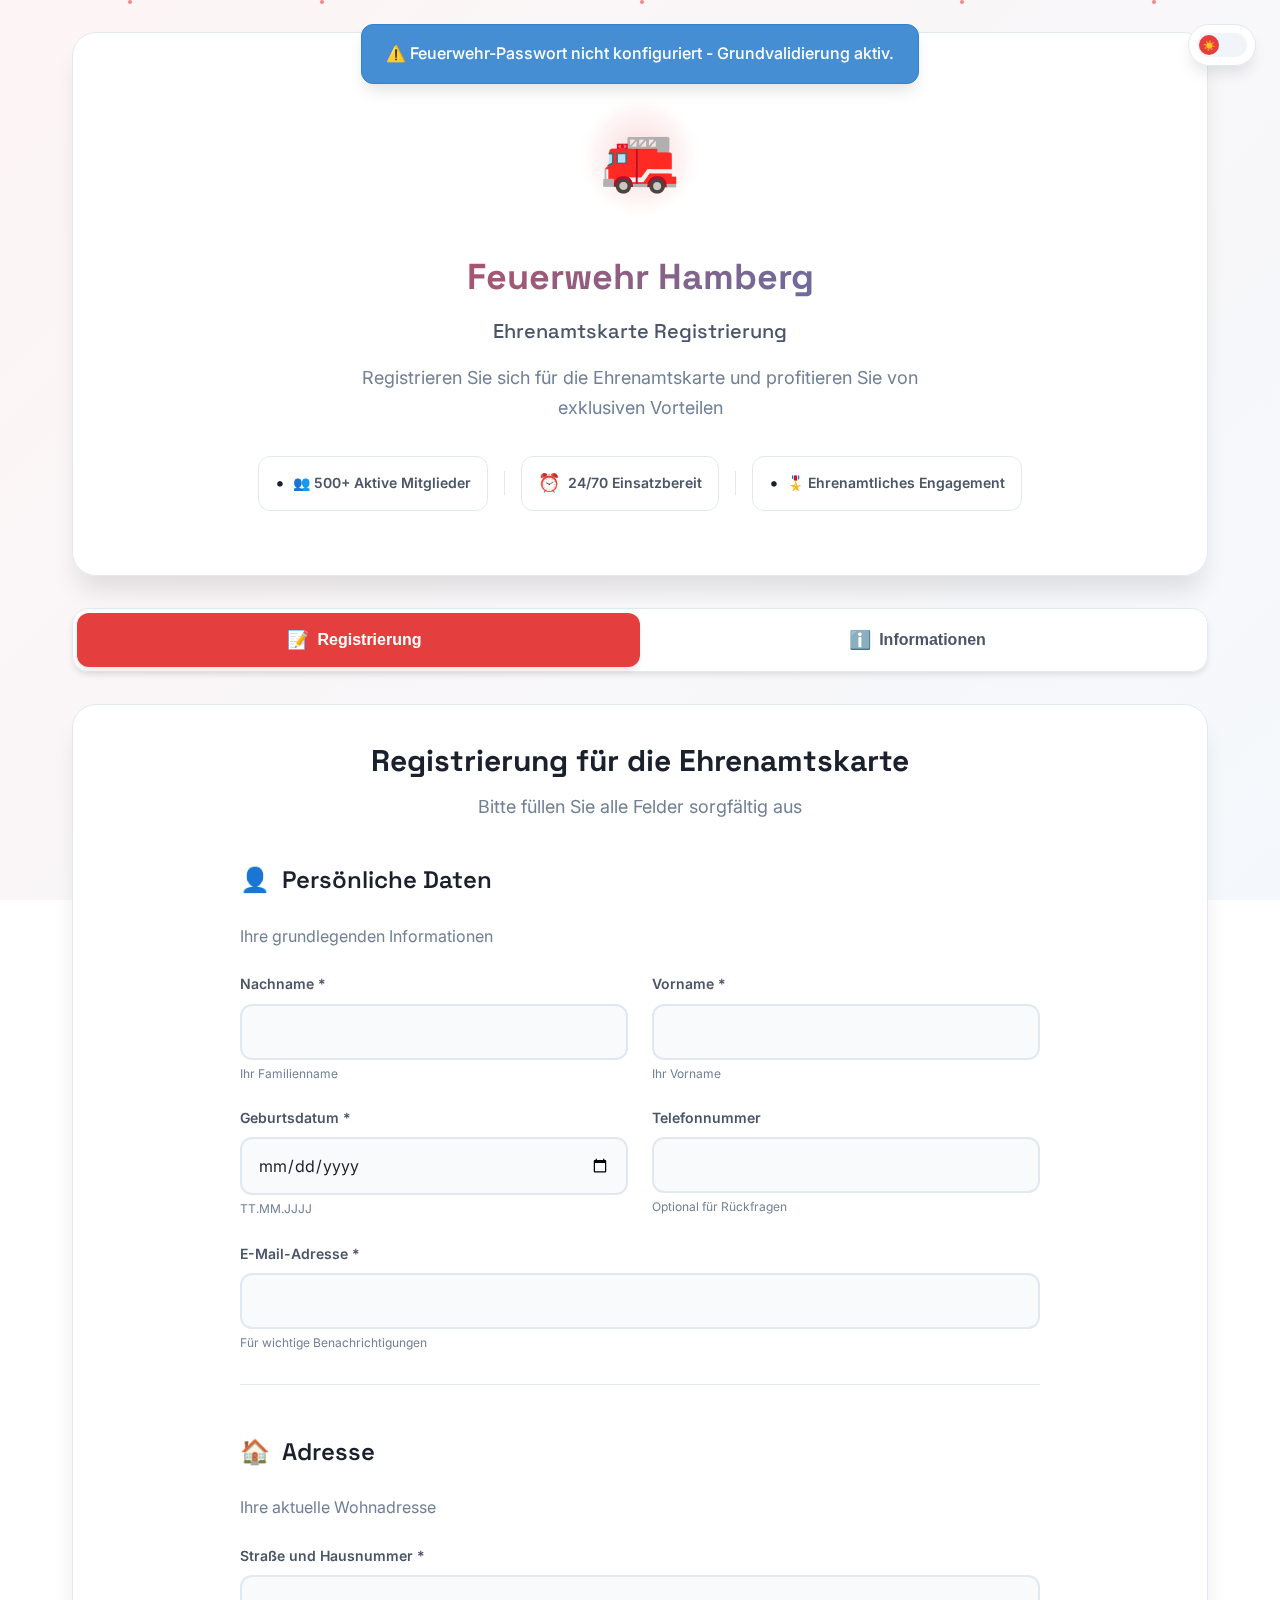
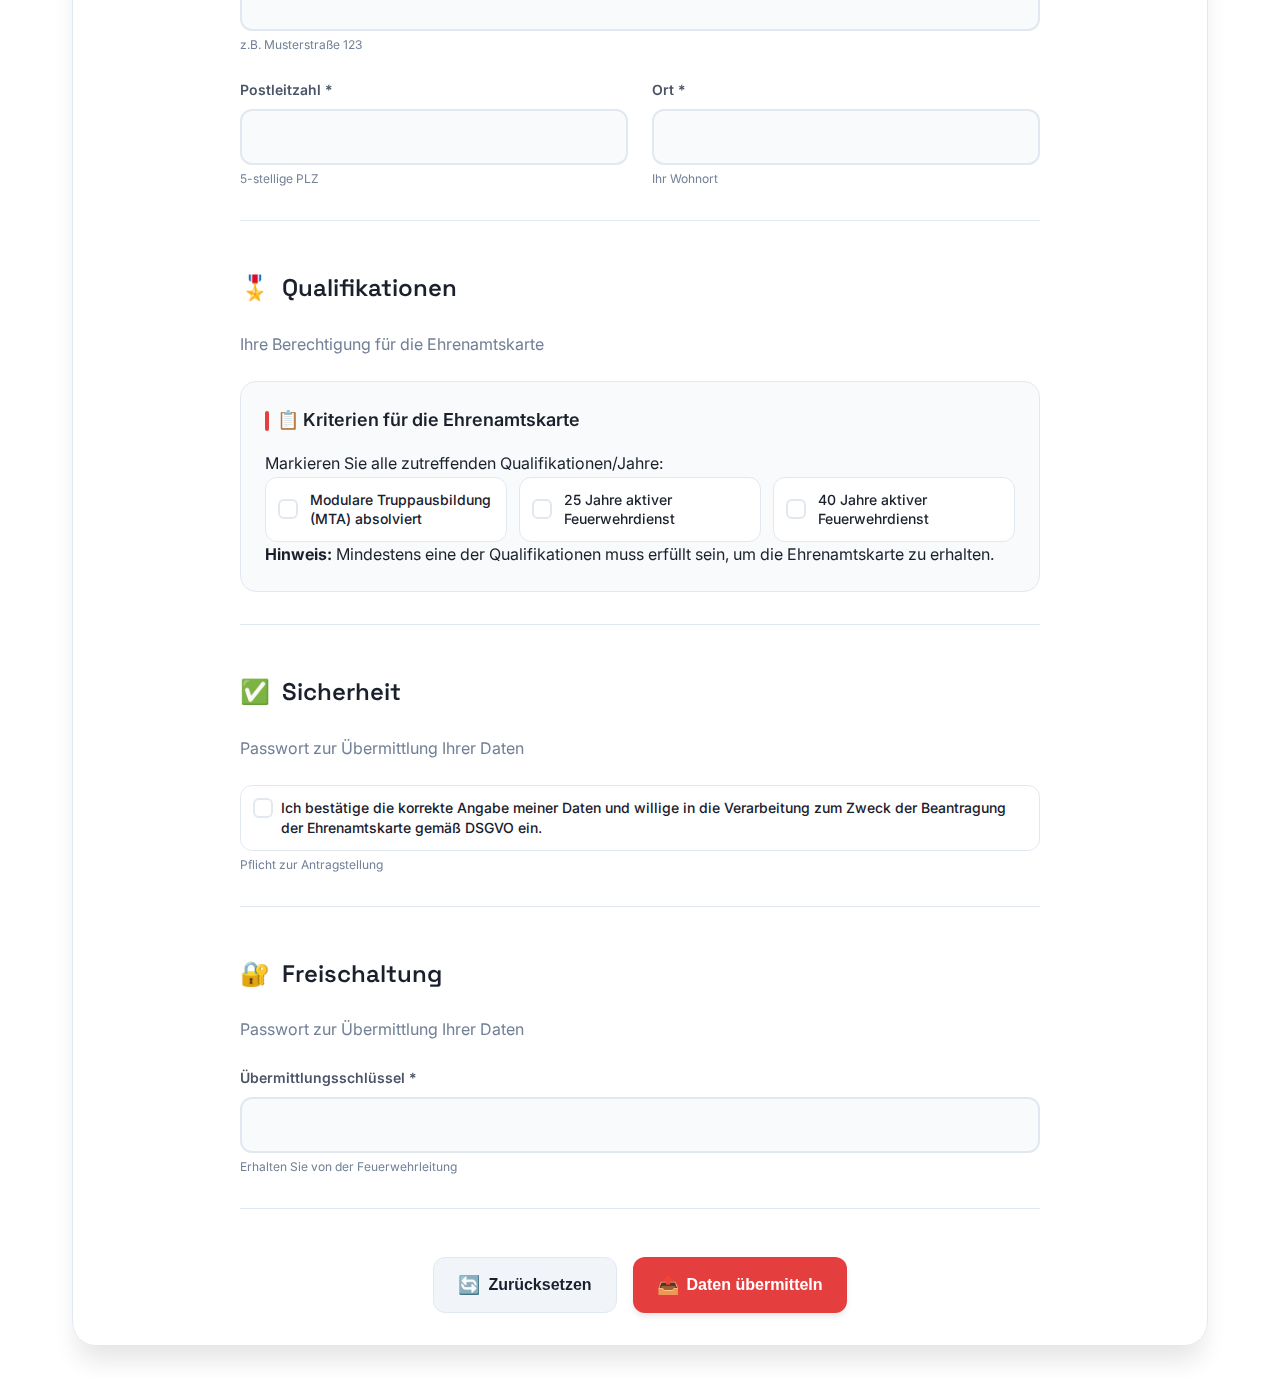
<file: index.html>
<!DOCTYPE html>
<html lang="de" data-theme="light">
<head>
    <meta charset="UTF-8">
    <meta name="viewport" content="width=device-width, initial-scale=1.0">
    <title>🚒 Feuerwehr Hamberg - Ehrenamtskarte</title>
    <link rel="icon" href="data:image/svg+xml,<svg xmlns='http://www.w3.org/2000/svg' viewBox='0 0 100 100'><text y='.9em' font-size='90'>🚒</text></svg>">
    <link rel="preconnect" href="https://fonts.googleapis.com">
    <link rel="preconnect" href="https://fonts.gstatic.com" crossorigin>
    <link href="https://fonts.googleapis.com/css2?family=Inter:wght@300;400;500;600;700;800&family=Space+Grotesk:wght@400;500;600;700&display=swap" rel="stylesheet">
    <link rel="stylesheet" href="styles.css">
    <meta name="theme-color" content="#E53E3E">
    <meta name="description" content="Registrierung für die Ehrenamtskarte - Feuerwehr Hamberg">
</head>
<body>
    <!-- Animated Background -->
    <div class="bg-animation">
        <div class="fire-particle"></div>
        <div class="fire-particle"></div>
        <div class="fire-particle"></div>
        <div class="fire-particle"></div>
        <div class="fire-particle"></div>
        <div class="bg-gradient"></div>
    </div>

    <!-- Theme Toggle -->
    <button class="theme-toggle" id="themeToggle" aria-label="Theme wechseln">
        <div class="toggle-track">
            <div class="toggle-thumb">
                <span class="toggle-icon light-icon">☀️</span>
                <span class="toggle-icon dark-icon">🌙</span>
            </div>
        </div>
    </button>

    <!-- Main App Container -->
    <div class="app-container">
        <!-- Hero Header -->
        <header class="hero-section">
            <div class="hero-content">
                <div class="logo-container">
                    <div class="logo-badge">
                        <div class="logo-icon">🚒</div>
                        <div class="logo-pulse"></div>
                    </div>
                </div>
                <div class="hero-text">
                    <h1 class="hero-title">
                        <span class="title-primary">Feuerwehr Hamberg</span>
                        <span class="title-secondary">Ehrenamtskarte Registrierung</span>
                    </h1>
                    <p class="hero-subtitle">
                        Registrieren Sie sich für die Ehrenamtskarte und profitieren Sie von exklusiven Vorteilen
                    </p>
                </div>
                <div class="hero-badges" aria-label="Kennzahlen" role="list">
                    <div class="badge-item" role="listitem">
                        <div class="badge-icon" data-badge="1">•</div>
                        <div class="badge-text" data-badge-text="1">Lädt…</div>
                    </div>
                    <div class="badge-divider" aria-hidden="true"></div>
                    <div class="badge-item" role="listitem">
                        <div class="badge-icon" data-badge="2">•</div>
                        <div class="badge-text" data-badge-text="2">Lädt…</div>
                    </div>
                    <div class="badge-divider" aria-hidden="true"></div>
                    <div class="badge-item" role="listitem">
                        <div class="badge-icon" data-badge="3">•</div>
                        <div class="badge-text" data-badge-text="3">Lädt…</div>
                    </div>
                </div>
            </div>
        </header>

        <!-- Navigation -->
        <nav class="tab-navigation" role="tablist" aria-label="Hauptbereiche">
            <div class="nav-container">
                <button type="button" class="tab-btn active" role="tab" aria-selected="true" aria-controls="registration" id="tab-registration" data-tab="registration">
                    <span class="tab-icon">📝</span>
                    <span class="tab-text">Registrierung</span>
                    <div class="tab-indicator"></div>
                </button>
                <button type="button" class="tab-btn" role="tab" aria-selected="false" aria-controls="info" id="tab-info" data-tab="info">
                    <span class="tab-icon">ℹ️</span>
                    <span class="tab-text">Informationen</span>
                    <div class="tab-indicator"></div>
                </button>
            </div>
        </nav>

        <!-- Main Content -->
        <main class="main-content">
            <!-- Registration Tab -->
            <div id="registration" class="tab-content active">
                <div class="form-container">
                    <div class="form-header">
                        <h2>Registrierung für die Ehrenamtskarte</h2>
                        <p>Bitte füllen Sie alle Felder sorgfältig aus</p>
                    </div>

                    <form id="memberForm" class="modern-form">
                        <!-- Persönliche Daten -->
                        <section class="form-section">
                            <h3 class="section-title">
                                <span class="section-icon">👤</span>
                                Persönliche Daten
                            </h3>
                            <p class="section-subtitle">Ihre grundlegenden Informationen</p>
                            
                            <div class="form-grid">
                                <div class="form-field">
                                    <label class="field-label" for="nachname">Nachname *</label>
                                    <input type="text" id="nachname" name="nachname" class="field-input" required>
                                    <div class="field-border"></div>
                                    <span class="field-hint">Ihr Familienname</span>
                                </div>
                                
                                <div class="form-field">
                                    <label class="field-label" for="vorname">Vorname *</label>
                                    <input type="text" id="vorname" name="vorname" class="field-input" required>
                                    <div class="field-border"></div>
                                    <span class="field-hint">Ihr Vorname</span>
                                </div>
                                
                                <div class="form-field">
                                    <label class="field-label" for="geburtsdatum">Geburtsdatum *</label>
                                    <input type="date" id="geburtsdatum" name="geburtsdatum" class="field-input" required>
                                    <div class="field-border"></div>
                                    <span class="field-hint">TT.MM.JJJJ</span>
                                </div>
                                
                                <div class="form-field">
                                    <label class="field-label" for="telefon">Telefonnummer</label>
                                    <input type="tel" id="telefon" name="telefon" class="field-input">
                                    <div class="field-border"></div>
                                    <span class="field-hint">Optional für Rückfragen</span>
                                </div>
                                
                                <div class="form-field full-width">
                                    <label class="field-label" for="email">E-Mail-Adresse *</label>
                                    <input type="email" id="email" name="email" class="field-input" required>
                                    <div class="field-border"></div>
                                    <span class="field-hint">Für wichtige Benachrichtigungen</span>
                                </div>
                            </div>
                        </section>

                        <!-- Adresse -->
                        <section class="form-section">
                            <h3 class="section-title">
                                <span class="section-icon">🏠</span>
                                Adresse
                            </h3>
                            <p class="section-subtitle">Ihre Wohnanschrift</p>
                            
                            <div class="form-grid">
                                <div class="form-field full-width">
                                    <label class="field-label" for="strasse">Straße und Hausnummer *</label>
                                    <input type="text" id="strasse" name="strasse" class="field-input" required>
                                    <div class="field-border"></div>
                                    <span class="field-hint">z.B. Musterstraße 123</span>
                                </div>
                                
                                <div class="form-field">
                                    <label class="field-label" for="plz">Postleitzahl *</label>
                                    <input type="text" id="plz" name="plz" class="field-input" pattern="[0-9]{5}" required>
                                    <div class="field-border"></div>
                                    <span class="field-hint">5-stellige PLZ</span>
                                </div>
                                
                                <div class="form-field">
                                    <label class="field-label" for="ort">Ort *</label>
                                    <input type="text" id="ort" name="ort" class="field-input" required>
                                    <div class="field-border"></div>
                                    <span class="field-hint">Ihr Wohnort</span>
                                </div>
                            </div>
                        </section>

                        <!-- Qualifikationen -->
                        <section class="form-section">
                            <h3 class="section-title">
                                <span class="section-icon">🎖️</span>
                                Qualifikationen & Ausbildungen
                            </h3>
                            <p class="section-subtitle">Wählen Sie Ihre vorhandenen Qualifikationen aus</p>
                            
                            <div class="qualifications-container">
                                <div class="qual-category">
                                    <h4 class="qual-category-title">📋 Kriterien für die Ehrenamtskarte</h4>
                                    <p class="qual-category-desc">Markieren Sie alle zutreffenden Qualifikationen/Jahre:</p>
                                    <div class="qual-grid">
                                        <label class="qual-item">
                                            <input type="checkbox" id="mta_absolviert" name="mta_absolviert" value="mta_absolviert">
                                            <div class="qual-checkbox"></div>
                                            <span class="qual-text">Modulare Truppausbildung (MTA) absolviert</span>
                                        </label>
                                        <label class="qual-item">
                                            <input type="checkbox" id="dienstjahre_25" name="dienstjahre_25" value="dienstjahre_25">
                                            <div class="qual-checkbox"></div>
                                            <span class="qual-text">25 Jahre aktiver Feuerwehrdienst</span>
                                        </label>
                                        <label class="qual-item">
                                            <input type="checkbox" id="dienstjahre_40" name="dienstjahre_40" value="dienstjahre_40">
                                            <div class="qual-checkbox"></div>
                                            <span class="qual-text">40 Jahre aktiver Feuerwehrdienst</span>
                                        </label>
                                    </div>
                                    <div class="qual-info">
                                        <p><strong>Hinweis:</strong> Mindestens eine der Qualifikationen muss erfüllt sein, um die Ehrenamtskarte zu erhalten.</p>
                                    </div>
                                </div>
                            </div>
                        </section>

                        <!-- Datenschutz -->
                        <section class="form-section">
                            <h3 class="section-title">
                                <span class="section-icon">✅</span>
                                Datenschutz
                            </h3>
                            <p class="section-subtitle">Einwilligung zur Datenverarbeitung</p>
                            <div class="form-grid">
                                <div class="form-field full-width">
                                    <label class="qual-item" style="display:flex;align-items:flex-start;gap:.5rem;cursor:pointer;">
                                        <input type="checkbox" id="datenschutz" name="datenschutz" required>
                                        <div class="qual-checkbox"></div>
                                        <span class="qual-text">Ich bestätige die korrekte Angabe meiner Daten und willige in die Verarbeitung zum Zweck der Beantragung der Ehrenamtskarte gemäß DSGVO ein.</span>
                                    </label>
                                    <span class="field-hint">Pflicht zur Antragstellung</span>
                                </div>
                            </div>
                        </section>

                        <!-- Passwort -->
                        <section class="form-section">
                            <h3 class="section-title">
                                <span class="section-icon">🔐</span>
                                Freischaltung
                            </h3>
                            <p class="section-subtitle">Passwort zur Übermittlung Ihrer Daten</p>
                            
                            <div class="form-grid">
                                <div class="form-field full-width">
                                    <label class="field-label" for="passwort">Übermittlungsschlüssel *</label>
                                    <input type="password" id="passwort" name="passwort" class="field-input" required>
                                    <div class="field-border"></div>
                                    <span class="field-hint">Erhalten Sie von der Feuerwehrleitung</span>
                                </div>
                            </div>
                        </section>

                        <!-- Form Actions -->
                        <div class="form-actions">
                            <button type="button" class="btn btn-secondary" onclick="resetForm()">
                                <span class="btn-icon">🔄</span>
                                Zurücksetzen
                            </button>
                            <button type="submit" class="btn btn-primary">
                                <span class="btn-icon">�</span>
                                Daten übermitteln
                            </button>
                        </div>
                    </form>
                </div>
            </div>

            <!-- Information Tab -->
            <div id="info" class="tab-content" role="tabpanel" aria-labelledby="tab-info">
                <div class="info-container">
                    <div class="info-header">
                        <h2>Informationen zur Ehrenamtskarte</h2>
                        <p>Alles was Sie über die Ehrenamtskarte wissen müssen</p>
                    </div>
                    <div class="info-grid" aria-live="polite"></div>
                </div>
            </div>
        </main>
    </div>

    <!-- Modal for confirmations -->
    <div id="confirmModal" class="modal-overlay">
        <div class="modal-container">
            <div class="modal-header">
                <h3 id="modalTitle">Bestätigung</h3>
                <button class="modal-close" onclick="closeModal()">&times;</button>
            </div>
            <div class="modal-body">
                <p id="modalMessage">Möchten Sie diese Aktion wirklich ausführen?</p>
            </div>
            <div class="modal-footer">
                <button class="btn btn-secondary" onclick="closeModal()">Abbrechen</button>
                <button class="btn btn-primary" id="confirmButton">Bestätigen</button>
            </div>
        </div>
    </div>

    <!-- Status Messages -->
    <div id="statusOverlay" class="status-overlay" role="status" aria-live="polite"></div>

    <!-- Scripts -->
    <script src="config.js"></script>
    <script src="data-export.js"></script>
    <script src="content-manager.js"></script>
    <script src="script.js"></script>
</body>
</html>
</file>
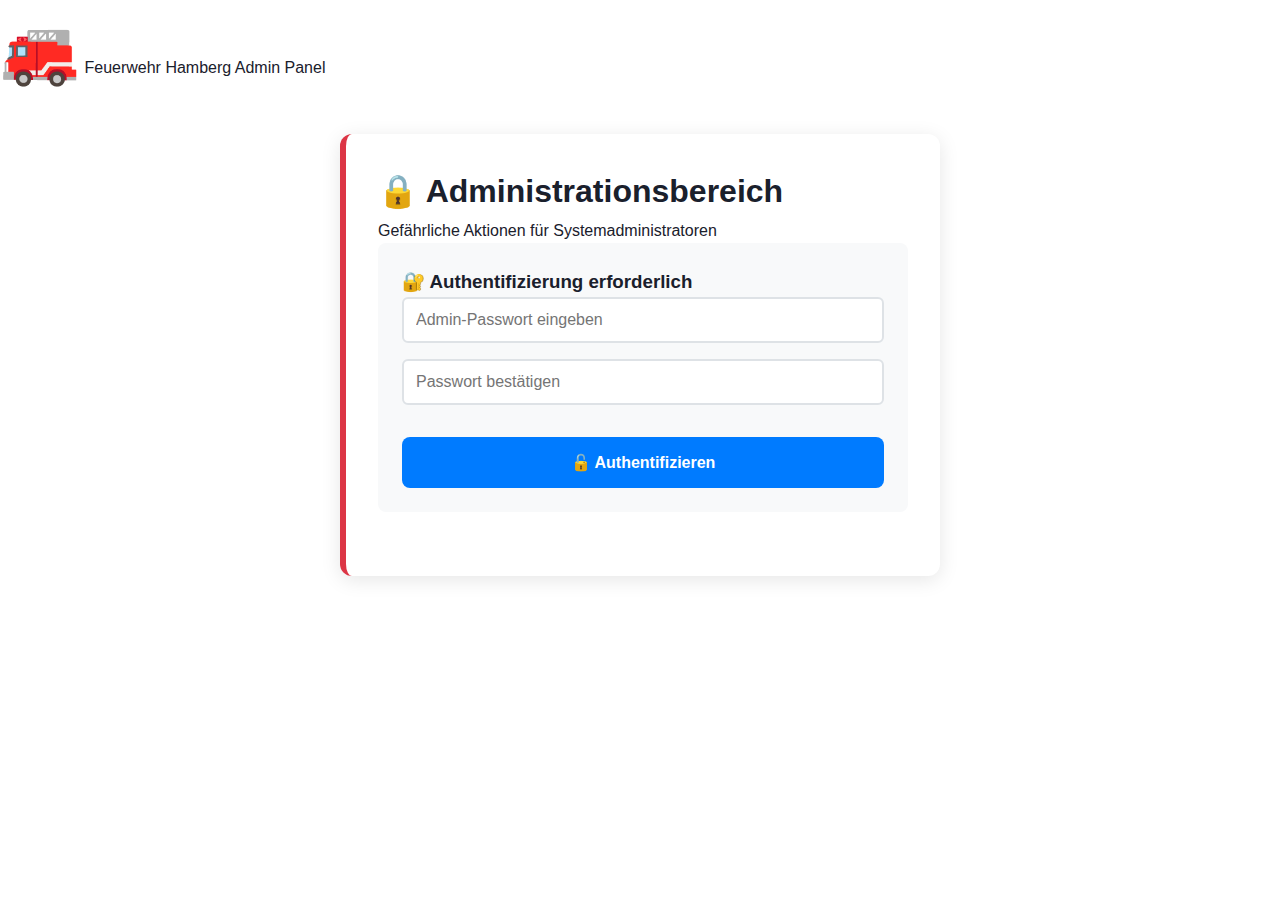
<file: admin.html>
<!DOCTYPE html>
<html lang="de">
<head>
    <meta charset="UTF-8">
    <meta name="viewport" content="width=device-width, initial-scale=1.0">
    <title>🔒 Admin Panel - Feuerwehr Hamberg</title>
    <link rel="stylesheet" href="styles.css">
    <style>
        .admin-container {
            max-width: 600px;
            margin: 2rem auto;
            padding: 2rem;
            background: #fff;
            border-radius: 12px;
            box-shadow: 0 4px 20px rgba(0,0,0,0.1);
            border-left: 6px solid #dc3545;
        }
        
        .danger-zone {
            background: #fff5f5;
            border: 2px solid #fecaca;
            border-radius: 8px;
            padding: 1.5rem;
            margin: 2rem 0;
        }
        
        .danger-title {
            color: #dc2626;
            font-size: 1.2rem;
            font-weight: bold;
            margin-bottom: 1rem;
            display: flex;
            align-items: center;
            gap: 0.5rem;
        }
        
        .admin-button {
            background: #dc3545;
            color: white;
            border: none;
            padding: 1rem 2rem;
            border-radius: 8px;
            font-size: 1rem;
            font-weight: bold;
            cursor: pointer;
            transition: all 0.3s ease;
            width: 100%;
            margin-top: 1rem;
        }
        
        .admin-button:hover:not(:disabled) {
            background: #c82333;
            transform: translateY(-2px);
        }
        
        .admin-button:disabled {
            background: #6c757d;
            cursor: not-allowed;
        }
        
        .auth-section {
            background: #f8f9fa;
            padding: 1.5rem;
            border-radius: 8px;
            margin-bottom: 2rem;
        }
        
        .auth-input {
            width: 100%;
            padding: 0.75rem;
            border: 2px solid #dee2e6;
            border-radius: 6px;
            font-size: 1rem;
            margin-bottom: 1rem;
        }
        
        .auth-input:focus {
            outline: none;
            border-color: #dc3545;
        }
        
        .status-message {
            padding: 1rem;
            border-radius: 6px;
            margin: 1rem 0;
            font-weight: bold;
        }
        
        .status-error {
            background: #f8d7da;
            color: #721c24;
            border: 1px solid #f5c6cb;
        }
        
        .status-success {
            background: #d4edda;
            color: #155724;
            border: 1px solid #c3e6cb;
        }
        
        .stats-grid {
            display: grid;
            grid-template-columns: repeat(auto-fit, minmax(200px, 1fr));
            gap: 1rem;
            margin: 2rem 0;
        }
        
        .stat-card {
            background: #f8f9fa;
            padding: 1.5rem;
            border-radius: 8px;
            text-align: center;
            border-left: 4px solid #dc3545;
        }
        
        .stat-number {
            font-size: 2rem;
            font-weight: bold;
            color: #dc3545;
        }
        
        .loading {
            display: inline-block;
            width: 20px;
            height: 20px;
            border: 3px solid #f3f3f3;
            border-top: 3px solid #dc3545;
            border-radius: 50%;
            animation: spin 1s linear infinite;
        }
        
        @keyframes spin {
            0% { transform: rotate(0deg); }
            100% { transform: rotate(360deg); }
        }
    </style>
</head>
<body>
    <div class="header">
        <div class="container">
            <div class="logo">
                <span class="logo-icon">🚒</span>
                <span class="logo-text">
                    <span class="logo-main">Feuerwehr Hamberg</span>
                    <span class="logo-sub">Admin Panel</span>
                </span>
            </div>
        </div>
    </div>

    <div class="admin-container">
        <h1>🔒 Administrationsbereich</h1>
        <p>Gefährliche Aktionen für Systemadministratoren</p>

        <div class="auth-section">
            <h3>🔐 Authentifizierung erforderlich</h3>
            <input type="password" id="adminPassword" class="auth-input" placeholder="Admin-Passwort eingeben">
            <input type="password" id="confirmPassword" class="auth-input" placeholder="Passwort bestätigen">
            <button onclick="authenticate()" class="admin-button" style="background: #007bff;">
                🔓 Authentifizieren
            </button>
        </div>

        <div id="adminActions" style="display: none;">
            <div class="stats-grid">
                <div class="stat-card">
                    <div class="stat-number" id="memberCount">-</div>
                    <div>Registrierte Mitglieder</div>
                </div>
                <div class="stat-card">
                    <div class="stat-number" id="logCount">-</div>
                    <div>Log-Einträge</div>
                </div>
            </div>

            <div class="danger-zone">
                <div class="danger-title">
                    ⚠️ Gefahrenbereich
                </div>
                <p><strong>ACHTUNG:</strong> Diese Aktion löscht unwiderruflich alle Mitgliederdaten und Logs!</p>
                <ul>
                    <li>✗ Alle JSON-Dateien im /data Ordner</li>
                    <li>✗ Alle Log-Dateien</li>
                    <li>✗ Komplette Datenbank-Historie</li>
                </ul>
                <p><strong>Diese Aktion kann NICHT rückgängig gemacht werden!</strong></p>
                
                <button onclick="confirmDelete()" class="admin-button" id="deleteButton">
                    🗑️ ALLE MITGLIEDERDATEN LÖSCHEN
                </button>
            </div>
        </div>

        <div id="statusMessage"></div>
    </div>

    <script src="config.js"></script>
    <script>
        let isAuthenticated = false;
        
        function showStatus(message, type = 'info') {
            const statusDiv = document.getElementById('statusMessage');
            statusDiv.className = `status-message status-${type}`;
            statusDiv.textContent = message;
            statusDiv.style.display = 'block';
        }
        
        function authenticate() {
            const password1 = document.getElementById('adminPassword').value;
            const password2 = document.getElementById('confirmPassword').value;
            
            if (!password1 || !password2) {
                showStatus('Bitte beide Passwort-Felder ausfüllen', 'error');
                return;
            }
            
            if (password1 !== password2) {
                showStatus('Passwörter stimmen nicht überein', 'error');
                return;
            }
            
            // Check against configured password
            const configPassword = window.GITHUB_CONFIG?.accessPassword;
            if (password1 !== configPassword) {
                showStatus('Falsches Admin-Passwort', 'error');
                return;
            }
            
            isAuthenticated = true;
            document.getElementById('adminActions').style.display = 'block';
            showStatus('✅ Erfolgreich authentifiziert', 'success');
            loadStats();
        }
        
        async function loadStats() {
            const config = window.GITHUB_CONFIG;
            const token = config.token;
            
            try {
                // Get member count
                const memberResponse = await fetch(`https://api.github.com/repos/${config.repoOwner}/${config.repoName}/contents/${config.dataFolder}?ref=${config.dataBranch}`, {
                    headers: {
                        'Authorization': `token ${token}`,
                        'Accept': 'application/vnd.github.v3+json'
                    }
                });
                
                if (memberResponse.ok) {
                    const files = await memberResponse.json();
                    const jsonFiles = files.filter(file => file.name.endsWith('.json'));
                    document.getElementById('memberCount').textContent = jsonFiles.length;
                }
                
                // Get log count
                const logResponse = await fetch(`https://api.github.com/repos/${config.repoOwner}/${config.repoName}/contents/${config.dataFolder}/logs?ref=${config.dataBranch}`, {
                    headers: {
                        'Authorization': `token ${token}`,
                        'Accept': 'application/vnd.github.v3+json'
                    }
                });
                
                if (logResponse.ok) {
                    const logFiles = await logResponse.json();
                    document.getElementById('logCount').textContent = logFiles.length;
                }
                
            } catch (error) {
                console.error('Failed to load stats:', error);
            }
        }
        
        function confirmDelete() {
            if (!isAuthenticated) {
                showStatus('Nicht authentifiziert', 'error');
                return;
            }
            
            const confirmation = confirm(
                '⚠️ LETZTE WARNUNG ⚠️\n\n' +
                'Sie sind dabei, ALLE Mitgliederdaten unwiderruflich zu löschen!\n\n' +
                '• Alle registrierten Mitglieder\n' +
                '• Alle Log-Dateien\n' +
                '• Komplette Datenhistorie\n\n' +
                'Diese Aktion kann NICHT rückgängig gemacht werden!\n\n' +
                'Sind Sie absolut sicher?'
            );
            
            if (confirmation) {
                const doubleConfirm = prompt('Geben Sie "ALLES LÖSCHEN" ein, um zu bestätigen:');
                if (doubleConfirm === 'ALLES LÖSCHEN') {
                    deleteAllData();
                } else {
                    showStatus('Löschung abgebrochen - falsche Bestätigung', 'error');
                }
            }
        }
        
        async function deleteAllData() {
            const deleteButton = document.getElementById('deleteButton');
            deleteButton.disabled = true;
            deleteButton.innerHTML = '<span class="loading"></span> Lösche Daten...';
            
            const config = window.GITHUB_CONFIG;
            const token = config.token;
            let deletedCount = 0;
            
            try {
                // Get all files in data directory
                const response = await fetch(`https://api.github.com/repos/${config.repoOwner}/${config.repoName}/contents/${config.dataFolder}?ref=${config.dataBranch}`, {
                    headers: {
                        'Authorization': `token ${token}`,
                        'Accept': 'application/vnd.github.v3+json'
                    }
                });
                
                if (!response.ok) {
                    throw new Error('Fehler beim Abrufen der Dateien');
                }
                
                const files = await response.json();
                
                // Delete all files
                for (const file of files) {
                    if (file.type === 'file') {
                        try {
                            await fetch(`https://api.github.com/repos/${config.repoOwner}/${config.repoName}/contents/${file.path}`, {
                                method: 'DELETE',
                                headers: {
                                    'Authorization': `token ${token}`,
                                    'Accept': 'application/vnd.github.v3+json'
                                },
                                body: JSON.stringify({
                                    message: `🗑️ Admin: Deleted ${file.name}`,
                                    sha: file.sha,
                                    branch: config.dataBranch
                                })
                            });
                            deletedCount++;
                        } catch (error) {
                            console.error(`Failed to delete ${file.name}:`, error);
                        }
                    }
                }
                
                // Delete logs directory
                try {
                    const logResponse = await fetch(`https://api.github.com/repos/${config.repoOwner}/${config.repoName}/contents/${config.dataFolder}/logs?ref=${config.dataBranch}`, {
                        headers: {
                            'Authorization': `token ${token}`,
                            'Accept': 'application/vnd.github.v3+json'
                        }
                    });
                    
                    if (logResponse.ok) {
                        const logFiles = await logResponse.json();
                        for (const logFile of logFiles) {
                            if (logFile.type === 'file') {
                                await fetch(`https://api.github.com/repos/${config.repoOwner}/${config.repoName}/contents/${logFile.path}`, {
                                    method: 'DELETE',
                                    headers: {
                                        'Authorization': `token ${token}`,
                                        'Accept': 'application/vnd.github.v3+json'
                                    },
                                    body: JSON.stringify({
                                        message: `🗑️ Admin: Deleted log ${logFile.name}`,
                                        sha: logFile.sha,
                                        branch: config.dataBranch
                                    })
                                });
                                deletedCount++;
                            }
                        }
                    }
                } catch (error) {
                    console.warn('No logs to delete or error accessing logs:', error);
                }
                
                showStatus(`✅ Erfolgreich gelöscht: ${deletedCount} Dateien`, 'success');
                loadStats(); // Refresh stats
                
            } catch (error) {
                showStatus(`❌ Fehler beim Löschen: ${error.message}`, 'error');
            }
            
            deleteButton.disabled = false;
            deleteButton.innerHTML = '🗑️ ALLE MITGLIEDERDATEN LÖSCHEN';
        }
        
        // Initialize
        console.log('🔒 Admin Panel geladen');
    </script>
</body>
</html>
</file>
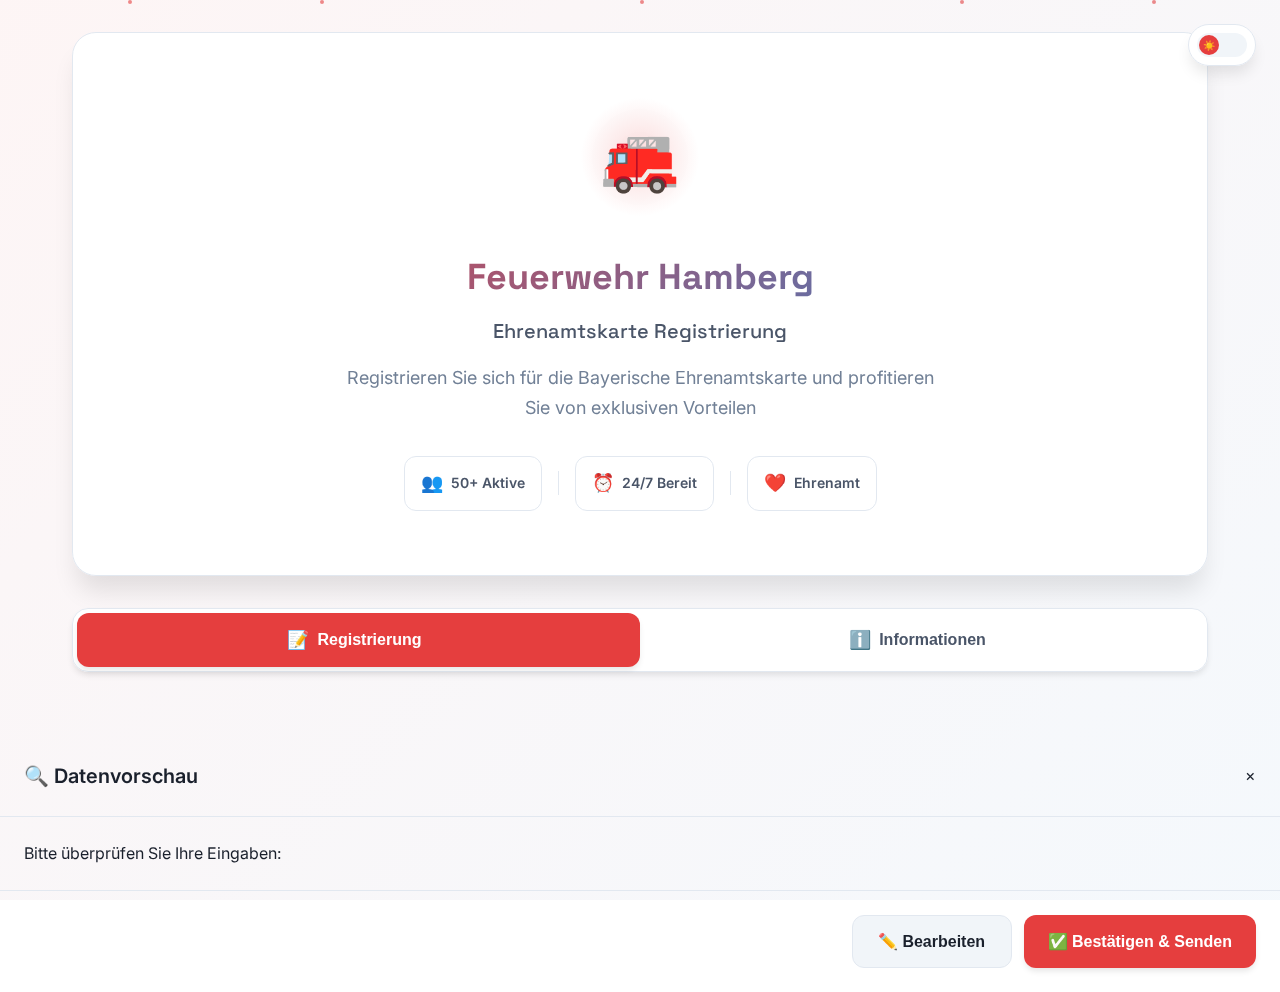
<file: index_old.html>
<!DOCTYPE html>
<html lang="de" data-theme="light">
<head>
    <meta charset="UTF-8">
    <meta name="viewport" content="width=device-width, initial-scale=1.0">
    <title>🚒 Feuerwehr Hamberg - Ehrenamtskarte</title>
    <link rel="icon" href="data:image/svg+xml,<svg xmlns='http://www.w3.org/2000/svg' viewBox='0 0 100 100'><text y='.9em' font-size='90'>🚒</text></svg>">
    <link rel="preconnect" href="https://fonts.googleapis.com">
    <link rel="preconnect" href="https://fonts.gstatic.com" crossorigin>
    <link href="https://fonts.googleapis.com/css2?family=Inter:wght@300;400;500;600;700;800&family=Space+Grotesk:wght@400;500;600;700&display=swap" rel="stylesheet">
    <link rel="stylesheet" href="styles.css">
    <meta name="theme-color" content="#E53E3E">
    <meta name="description" content="Registrierung für die Bayerische Ehrenamtskarte - Feuerwehr Hamberg">
</head>
<body>
    <!-- Animated Background -->
    <div class="bg-animation">
        <div class="fire-particle"></div>
        <div class="fire-particle"></div>
        <div class="fire-particle"></div>
        <div class="fire-particle"></div>
        <div class="fire-particle"></div>
        <div class="bg-gradient"></div>
    </div>

    <!-- Theme Toggle -->
    <button class="theme-toggle" id="themeToggle" aria-label="Theme wechseln">
        <div class="toggle-track">
            <div class="toggle-thumb">
                <span class="toggle-icon light-icon">☀️</span>
                <span class="toggle-icon dark-icon">🌙</span>
            </div>
        </div>
    </button>

    <!-- Main App Container -->
    <div class="app-container">
        <!-- Hero Header -->
        <header class="hero-section">
            <div class="hero-content">
                <div class="logo-container">
                    <div class="logo-badge">
                        <div class="logo-icon">🚒</div>
                        <div class="logo-pulse"></div>
                    </div>
                </div>
                <div class="hero-text">
                    <h1 class="hero-title">
                        <span class="title-primary">Feuerwehr Hamberg</span>
                        <span class="title-secondary">Ehrenamtskarte Registrierung</span>
                    </h1>
                    <p class="hero-subtitle">
                        Registrieren Sie sich für die Bayerische Ehrenamtskarte und profitieren Sie von exklusiven Vorteilen
                    </p>
                </div>
                <div class="hero-badges">
                    <div class="badge-item">
                        <div class="badge-icon">👥</div>
                        <div class="badge-text">50+ Aktive</div>
                    </div>
                    <div class="badge-divider"></div>
                    <div class="badge-item">
                        <div class="badge-icon">⏰</div>
                        <div class="badge-text">24/7 Bereit</div>
                    </div>
                    <div class="badge-divider"></div>
                    <div class="badge-item">
                        <div class="badge-icon">❤️</div>
                        <div class="badge-text">Ehrenamt</div>
                    </div>
                </div>
            </div>
        </header>

        <!-- Navigation -->
        <nav class="tab-navigation">
            <div class="nav-container">
                <button type="button" class="tab-btn active" data-tab="formular">
                    <span class="tab-icon">📝</span>
                    <span class="tab-text">Registrierung</span>
                    <div class="tab-indicator"></div>
                </button>
                <button type="button" class="tab-btn" data-tab="infos">
                    <span class="tab-icon">ℹ️</span>
                    <span class="tab-text">Informationen</span>
                    <div class="tab-indicator"></div>
                </button>
            </div>
        </nav>

        <!-- Tab Content -->
        <div class="tab-content">
            <!-- Formular Tab -->
            <div id="formular" class="tab-pane active">
                <form id="memberForm" class="member-form">
            <div class="form-group">
                <label for="nachname">Nachname *</label>
                <input type="text" id="nachname" name="nachname" required>
            </div>

            <div class="form-group">
                <label for="vorname">Vorname *</label>
                <input type="text" id="vorname" name="vorname" required>
            </div>

            <div class="form-group">
                <label for="geburtsdatum">Geburtsdatum *</label>
                <input type="date" id="geburtsdatum" name="geburtsdatum" required>
            </div>

            <div class="form-group">
                <label for="email">E-Mail Adresse *</label>
                <input type="email" id="email" name="email" required>
            </div>

            <div class="form-row">
                <div class="form-group">
                    <label for="strasse">Straße *</label>
                    <input type="text" id="strasse" name="strasse" required>
                </div>
                <div class="form-group">
                    <label for="hausnummer">Hausnummer *</label>
                    <input type="text" id="hausnummer" name="hausnummer" required>
                </div>
            </div>

            <div class="form-row">
                <div class="form-group">
                    <label for="plz">PLZ *</label>
                    <input type="text" id="plz" name="plz" pattern="[0-9]{5}" required>
                </div>
                <div class="form-group">
                    <label for="ort">Ort *</label>
                    <input type="text" id="ort" name="ort" required>
                </div>
            </div>

            <div class="form-group">
                <label for="telefon">Telefonnummer *</label>
                <input type="tel" id="telefon" name="telefon" required>
            </div>

            <h3 class="section-title">🎖️ Qualifikationen & Dienstjahre</h3>
            
            <div class="form-group">
                <label class="checkbox-label">
                    <input type="checkbox" id="mta_absolviert" name="mta_absolviert">
                    MTA (Modulare Truppausbildung / Truppmannausbildung) absolviert
                </label>
            </div>

            <div class="form-group">
                <label class="checkbox-label">
                    <input type="checkbox" id="dienstjahre_25" name="dienstjahre_25">
                    25 Jahre aktiv im Dienst
                </label>
            </div>

            <div class="form-group">
                <label class="checkbox-label">
                    <input type="checkbox" id="dienstjahre_40" name="dienstjahre_40">
                    40 Jahre aktiv im Dienst
                </label>
            </div>

            <h3 class="section-title">🔐 Zugangsschutz</h3>
            
            <div class="form-group">
                <label for="access_password">Feuerwehr-Passwort *</label>
                <input type="password" id="access_password" name="access_password" required 
                       placeholder="Passwort zur Bestätigung der Mitgliedschaft">
                <small class="form-hint">Dieses Passwort erhalten Sie von der Feuerwehr-Leitung</small>
            </div>

            <h3 class="section-title">✅ Bestätigung</h3>
            
            <div class="form-group">
                <label class="checkbox-label">
                    <input type="checkbox" id="datenschutz" required>
                    Ich stimme der Verarbeitung meiner Daten zu Verwaltungszwecken der Feuerwehr zu *
                </label>
            </div>

            <button type="button" class="preview-btn">🔍 Daten überprüfen</button>
            <button type="submit" class="submit-btn" style="display: none;">📤 Daten übermitteln</button>
                </form>

                <div id="status" class="status-message"></div>
            </div>

            <!-- Infos Tab -->
            <div id="infos" class="tab-pane">
                <div class="info-content">
                    <h3>🎖️ Die Bayerische Ehrenamtskarte</h3>
                    
                    <div class="ehrenamtskarte-info"></div>
                        <h4>📖 Was ist die Bayerische Ehrenamtskarte?</h4>
                        <p>Die Bayerische Ehrenamtskarte ist eine Auszeichnung des Freistaats Bayern für Menschen, die sich in besonderem Maße ehrenamtlich engagieren. Sie wurde 2002 eingeführt und würdigt langjähriges und beispielhaftes ehrenamtliches Engagement.</p>
                        
                        <h4>✨ Ihre Vorteile mit der Ehrenamtskarte</h4>
                        <ul>
                            <li><strong>Kostenloses Parken:</strong> In vielen bayerischen Kommunen</li>
                            <li><strong>Ermäßigungen:</strong> Bei Theatern, Museen, Konzerten und Veranstaltungen</li>
                            <li><strong>Vergünstigungen:</strong> Bei über 3.000 Akzeptanzpartnern in ganz Bayern</li>
                            <li><strong>Sportangebote:</strong> Reduzierte Preise bei Sportveranstaltungen und Schwimmbädern</li>
                            <li><strong>Gastronomie:</strong> Rabatte in vielen Restaurants und Cafés</li>
                            <li><strong>Freizeit:</strong> Vergünstigungen bei Freizeitparks und touristischen Attraktionen</li>
                        </ul>

                        <div class="external-links">
                            <h4>🔗 Weitere Informationen</h4>
                            <ul>
                                <li><a href="https://www.ehrenamtskarte.bayern.de/" target="_blank" rel="noopener">🌐 Offizielle Homepage der Bayerischen Ehrenamtskarte</a></li>
                                <li><a href="https://www.ehrenamtskarte.bayern.de/akzeptanzpartner" target="_blank" rel="noopener">🏪 Akzeptanzpartner finden</a></li>
                                <li><a href="https://www.ehrenamtskarte.bayern.de/vorteile" target="_blank" rel="noopener">💰 Alle Vorteile im Überblick</a></li>
                            </ul>
                        </div>
                    </div>

                    <div class="feuerwehr-requirements">
                        <h3>🚒 Voraussetzungen für Feuerwehrmitglieder im Landkreis Neumarkt</h3>
                        
                        <div class="requirements-section">
                            <h4>⏰ Zeitliche Voraussetzungen</h4>
                            <ul>
                                <li><strong>Mindestaktivität:</strong> 5 Jahre aktive Mitgliedschaft in der Feuerwehr</li>
                                <li><strong>Wöchentlicher Aufwand:</strong> Durchschnittlich mindestens 5 Stunden pro Woche</li>
                                <li><strong>Regelmäßigkeit:</strong> Kontinuierliche Teilnahme an Übungen und Einsätzen</li>
                            </ul>

                            <h4>🎯 Qualifikationsvoraussetzungen</h4>
                            <ul>
                                <li><strong>Grundausbildung:</strong> Erfolgreich abgeschlossene Modulare Truppausbildung (MTA)</li>
                                <li><strong>Fortbildung:</strong> Regelmäßige Teilnahme an Weiterbildungsmaßnahmen</li>
                                <li><strong>Führungsqualifikation:</strong> Zusätzliche Anerkennung für Führungskräfte</li>
                            </ul>

                            <h4>🏅 Besondere Anerkennungen</h4>
                            <ul>
                                <li><strong>25 Jahre Dienstzeit:</strong> Automatische Berechtigung zur Ehrenamtskarte</li>
                                <li><strong>40 Jahre Dienstzeit:</strong> Ehrenamtskarte mit besonderen Vergünstigungen</li>
                                <li><strong>Herausragende Verdienste:</strong> Bei außergewöhnlichem Engagement</li>
                            </ul>
                        </div>
                    </div>

                    <div class="application-process">
                        <h3>📋 Antragsprozess</h3>
                        <ol>
                            <li><strong>Datenerfassung:</strong> Vollständiges Ausfüllen des Formulars auf der "Formular"-Seite</li>
                            <li><strong>Prüfung:</strong> Überprüfung der Angaben durch die Feuerwehr-Leitung</li>
                            <li><strong>Weiterleitung:</strong> Antragstellung beim Landkreis Neumarkt</li>
                            <li><strong>Bearbeitung:</strong> Bearbeitungszeit ca. 4-6 Wochen</li>
                            <li><strong>Ausgabe:</strong> Abholung der Karte bei der Gemeinde/Stadt</li>
                        </ol>
                    </div>

                    <div class="technical-info">
                        <h4>🔒 Datenschutz und Technik</h4>
                        <ul>
                            <li>Alle Daten werden sicher und verschlüsselt übertragen</li>
                            <li>Speicherung erfolgt in einem geschützten GitHub Repository</li>
                            <li>Zugriff nur für autorisierte Personen der Feuerwehr</li>
                            <li>Datenverarbeitung erfolgt gemäß DSGVO</li>
                            <li>📱 Die Website ist für mobile Geräte optimiert</li>
                            <li>🔍 Duplikat-Prüfung verhindert Mehrfacheinträge</li>
                        </ul>
                    </div>

                    <div class="data-formats">
                        <h4>📊 Datenformate für Verwaltung</h4>
                        <p>Die eingegebenen Daten werden automatisch in mehreren Formaten bereitgestellt:</p>
                        <ul>
                            <li><strong>📄 Einzeldateien:</strong> Jeder Eintrag als separate JSON-Datei</li>
                            <li><strong>📋 Gesamtdatei:</strong> <code>all_members.json</code> - Alle Mitglieder in einer Datei</li>
                            <li><strong>📈 CSV-Export:</strong> <code>members.csv</code> - Für Excel/Tabellenkalkulation</li>
                            <li><strong>🌐 HTML-Übersicht:</strong> <code>members.html</code> - Webansicht mit Statistiken</li>
                        </ul>
                        <p class="info-note">💡 Alle Dateien werden automatisch nach jedem neuen Eintrag aktualisiert und sind über das GitHub Repository abrufbar.</p>
                    </div>

                    <div class="contact-info">
                        <h4>📞 Kontakt und Unterstützung</h4>
                        <p><strong>Bei Fragen zur Ehrenamtskarte oder dem Antragsprozess:</strong></p>
                        <ul>
                            <li>Wenden Sie sich an Ihre örtliche Feuerwehr-Leitung</li>
                            <li>Kontakt zum Landkreis Neumarkt über die offizielle Website</li>
                            <li>Technische Fragen zur Website an den Administrator</li>
                        </ul>
                    </div>
                </div>
            </div>
        </div>

        <!-- Data Preview Modal -->
        <div id="previewModal" class="modal">
            <div class="modal-content">
                <div class="modal-header">
                    <h3>🔍 Datenvorschau</h3>
                    <span class="close">&times;</span>
                </div>
                <div class="modal-body">
                    <p>Bitte überprüfen Sie Ihre Eingaben:</p>
                    <div id="previewData"></div>
                </div>
                <div class="modal-footer">
                    <button type="button" class="btn btn-secondary" id="editData">✏️ Bearbeiten</button>
                    <button type="button" class="btn btn-primary" id="confirmSubmit">✅ Bestätigen & Senden</button>
                </div>
            </div>
        </div>
    </div>

    <!-- Load configuration first, then main script -->
    <script src="config.js"></script>
    <script src="script.js"></script>
</body>
</html>
</file>
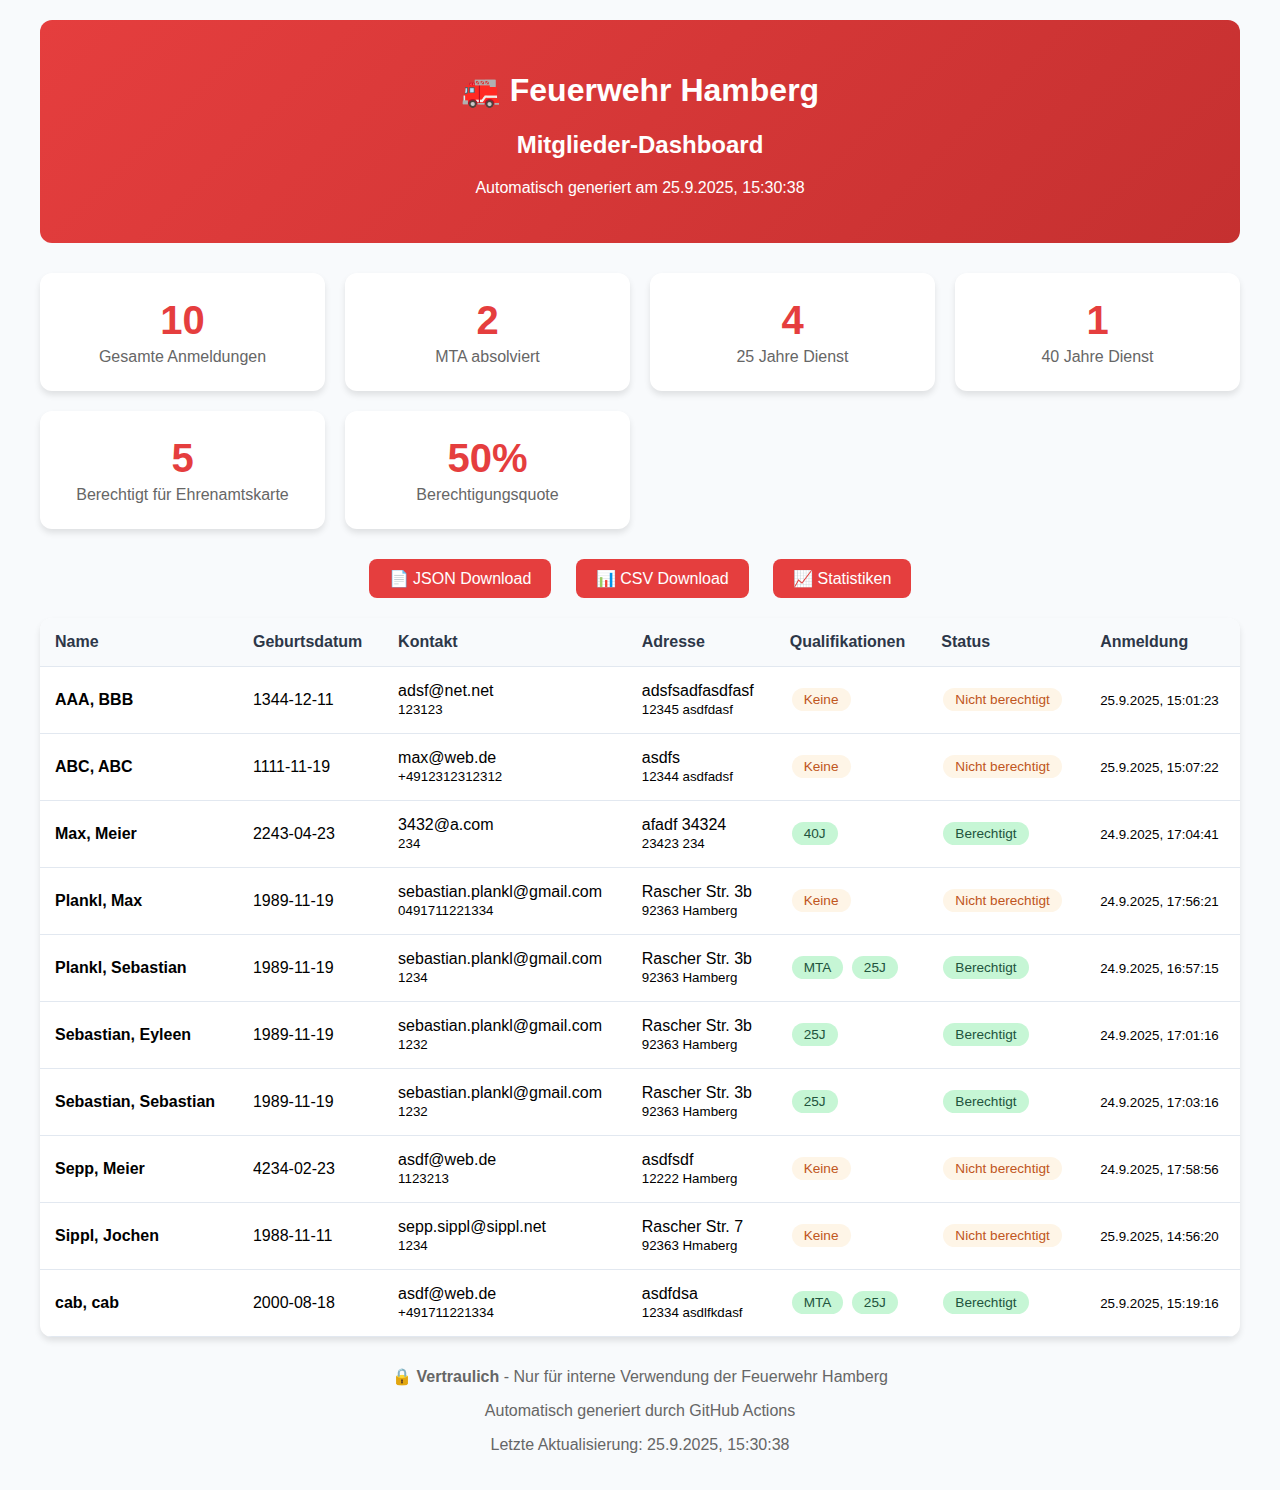
<file: data/exports/overview.html>
<!DOCTYPE html>
<html lang="de">
<head>
    <meta charset="UTF-8">
    <meta name="viewport" content="width=device-width, initial-scale=1.0">
    <title>🚒 Feuerwehr Hamberg - Mitgliederübersicht</title>
    <style>
        body { font-family: Inter, sans-serif; margin: 0; background: #f8fafc; }
        .container { max-width: 1200px; margin: 0 auto; padding: 20px; }
        .header { background: linear-gradient(135deg, #e53e3e, #c53030); color: white; padding: 30px; border-radius: 12px; margin-bottom: 30px; text-align: center; }
        .stats-grid { display: grid; grid-template-columns: repeat(auto-fit, minmax(250px, 1fr)); gap: 20px; margin-bottom: 30px; }
        .stat-card { background: white; padding: 25px; border-radius: 12px; box-shadow: 0 4px 6px rgba(0,0,0,0.1); text-align: center; }
        .stat-number { font-size: 2.5em; font-weight: bold; color: #e53e3e; margin-bottom: 5px; }
        .stat-label { color: #666; font-weight: 500; }
        .table-container { background: white; border-radius: 12px; overflow: hidden; box-shadow: 0 4px 6px rgba(0,0,0,0.1); }
        table { width: 100%; border-collapse: collapse; }
        th, td { padding: 15px; text-align: left; border-bottom: 1px solid #e2e8f0; }
        th { background: #f8fafc; font-weight: 600; color: #2d3748; }
        tr:hover { background: #f7fafc; }
        .badge { display: inline-block; padding: 4px 12px; border-radius: 20px; font-size: 0.85em; font-weight: 500; margin: 2px; }
        .badge-success { background: #c6f6d5; color: #22543d; }
        .badge-warning { background: #fef5e7; color: #c05621; }
        .footer { margin-top: 30px; text-align: center; color: #666; }
        .export-links { text-align: center; margin: 20px 0; }
        .export-links a { display: inline-block; margin: 0 10px; padding: 10px 20px; background: #e53e3e; color: white; text-decoration: none; border-radius: 8px; }
        @media (max-width: 768px) { .stats-grid { grid-template-columns: 1fr; } table { font-size: 0.9em; } }
    </style>
</head>
<body>
    <div class="container">
        <div class="header">
            <h1>🚒 Feuerwehr Hamberg</h1>
            <h2>Mitglieder-Dashboard</h2>
            <p>Automatisch generiert am 25.9.2025, 15:30:38</p>
        </div>
        
        <div class="stats-grid">
            <div class="stat-card">
                <div class="stat-number">10</div>
                <div class="stat-label">Gesamte Anmeldungen</div>
            </div>
            <div class="stat-card">
                <div class="stat-number">2</div>
                <div class="stat-label">MTA absolviert</div>
            </div>
            <div class="stat-card">
                <div class="stat-number">4</div>
                <div class="stat-label">25 Jahre Dienst</div>
            </div>
            <div class="stat-card">
                <div class="stat-number">1</div>
                <div class="stat-label">40 Jahre Dienst</div>
            </div>
            <div class="stat-card">
                <div class="stat-number">5</div>
                <div class="stat-label">Berechtigt für Ehrenamtskarte</div>
            </div>
            <div class="stat-card">
                <div class="stat-number">50%</div>
                <div class="stat-label">Berechtigungsquote</div>
            </div>
        </div>
        
        <div class="export-links">
            <a href="all_members.json" download>📄 JSON Download</a>
            <a href="all_members.csv" download>📊 CSV Download</a>
            <a href="detailed_statistics.json" download>📈 Statistiken</a>
        </div>
        
        <div class="table-container">
            <table>
                <thead>
                    <tr>
                        <th>Name</th>
                        <th>Geburtsdatum</th>
                        <th>Kontakt</th>
                        <th>Adresse</th>
                        <th>Qualifikationen</th>
                        <th>Status</th>
                        <th>Anmeldung</th>
                    </tr>
                </thead>
                <tbody>
                    
                        <tr>
                            <td><strong>AAA, BBB</strong></td>
                            <td>1344-12-11</td>
                            <td>
                                adsf@net.net<br>
                                <small>123123</small>
                            </td>
                            <td>
                                adsfsadfasdfasf <br>
                                <small>12345 asdfdasf</small>
                            </td>
                            <td>
                                
                                
                                
                                <span class="badge badge-warning">Keine</span>
                            </td>
                            <td>
                                <span class="badge badge-warning">Nicht berechtigt</span>
                            </td>
                            <td><small>25.9.2025, 15:01:23</small></td>
                        </tr>
                    
                        <tr>
                            <td><strong>ABC, ABC</strong></td>
                            <td>1111-11-19</td>
                            <td>
                                max@web.de<br>
                                <small>+4912312312312</small>
                            </td>
                            <td>
                                asdfs <br>
                                <small>12344 asdfadsf</small>
                            </td>
                            <td>
                                
                                
                                
                                <span class="badge badge-warning">Keine</span>
                            </td>
                            <td>
                                <span class="badge badge-warning">Nicht berechtigt</span>
                            </td>
                            <td><small>25.9.2025, 15:07:22</small></td>
                        </tr>
                    
                        <tr>
                            <td><strong>Max, Meier</strong></td>
                            <td>2243-04-23</td>
                            <td>
                                3432@a.com<br>
                                <small>234</small>
                            </td>
                            <td>
                                afadf 34324<br>
                                <small>23423 234</small>
                            </td>
                            <td>
                                
                                
                                <span class="badge badge-success">40J</span>
                                
                            </td>
                            <td>
                                <span class="badge badge-success">Berechtigt</span>
                            </td>
                            <td><small>24.9.2025, 17:04:41</small></td>
                        </tr>
                    
                        <tr>
                            <td><strong>Plankl, Max</strong></td>
                            <td>1989-11-19</td>
                            <td>
                                sebastian.plankl@gmail.com<br>
                                <small>0491711221334</small>
                            </td>
                            <td>
                                Rascher Str. 3b <br>
                                <small>92363 Hamberg</small>
                            </td>
                            <td>
                                
                                
                                
                                <span class="badge badge-warning">Keine</span>
                            </td>
                            <td>
                                <span class="badge badge-warning">Nicht berechtigt</span>
                            </td>
                            <td><small>24.9.2025, 17:56:21</small></td>
                        </tr>
                    
                        <tr>
                            <td><strong>Plankl, Sebastian</strong></td>
                            <td>1989-11-19</td>
                            <td>
                                sebastian.plankl@gmail.com<br>
                                <small>1234</small>
                            </td>
                            <td>
                                Rascher Str. 3b<br>
                                <small>92363 Hamberg</small>
                            </td>
                            <td>
                                <span class="badge badge-success">MTA</span>
                                <span class="badge badge-success">25J</span>
                                
                                
                            </td>
                            <td>
                                <span class="badge badge-success">Berechtigt</span>
                            </td>
                            <td><small>24.9.2025, 16:57:15</small></td>
                        </tr>
                    
                        <tr>
                            <td><strong>Sebastian, Eyleen</strong></td>
                            <td>1989-11-19</td>
                            <td>
                                sebastian.plankl@gmail.com<br>
                                <small>1232</small>
                            </td>
                            <td>
                                Rascher Str. 3b<br>
                                <small>92363 Hamberg</small>
                            </td>
                            <td>
                                
                                <span class="badge badge-success">25J</span>
                                
                                
                            </td>
                            <td>
                                <span class="badge badge-success">Berechtigt</span>
                            </td>
                            <td><small>24.9.2025, 17:01:16</small></td>
                        </tr>
                    
                        <tr>
                            <td><strong>Sebastian, Sebastian</strong></td>
                            <td>1989-11-19</td>
                            <td>
                                sebastian.plankl@gmail.com<br>
                                <small>1232</small>
                            </td>
                            <td>
                                Rascher Str. 3b<br>
                                <small>92363 Hamberg</small>
                            </td>
                            <td>
                                
                                <span class="badge badge-success">25J</span>
                                
                                
                            </td>
                            <td>
                                <span class="badge badge-success">Berechtigt</span>
                            </td>
                            <td><small>24.9.2025, 17:03:16</small></td>
                        </tr>
                    
                        <tr>
                            <td><strong>Sepp, Meier</strong></td>
                            <td>4234-02-23</td>
                            <td>
                                asdf@web.de<br>
                                <small>1123213</small>
                            </td>
                            <td>
                                asdfsdf <br>
                                <small>12222 Hamberg</small>
                            </td>
                            <td>
                                
                                
                                
                                <span class="badge badge-warning">Keine</span>
                            </td>
                            <td>
                                <span class="badge badge-warning">Nicht berechtigt</span>
                            </td>
                            <td><small>24.9.2025, 17:58:56</small></td>
                        </tr>
                    
                        <tr>
                            <td><strong>Sippl, Jochen</strong></td>
                            <td>1988-11-11</td>
                            <td>
                                sepp.sippl@sippl.net<br>
                                <small>1234</small>
                            </td>
                            <td>
                                Rascher Str. 7 <br>
                                <small>92363 Hmaberg</small>
                            </td>
                            <td>
                                
                                
                                
                                <span class="badge badge-warning">Keine</span>
                            </td>
                            <td>
                                <span class="badge badge-warning">Nicht berechtigt</span>
                            </td>
                            <td><small>25.9.2025, 14:56:20</small></td>
                        </tr>
                    
                        <tr>
                            <td><strong>cab, cab</strong></td>
                            <td>2000-08-18</td>
                            <td>
                                asdf@web.de<br>
                                <small>+491711221334</small>
                            </td>
                            <td>
                                asdfdsa <br>
                                <small>12334 asdlfkdasf</small>
                            </td>
                            <td>
                                <span class="badge badge-success">MTA</span>
                                <span class="badge badge-success">25J</span>
                                
                                
                            </td>
                            <td>
                                <span class="badge badge-success">Berechtigt</span>
                            </td>
                            <td><small>25.9.2025, 15:19:16</small></td>
                        </tr>
                    
                </tbody>
            </table>
        </div>
        
        <div class="footer">
            <p>🔒 <strong>Vertraulich</strong> - Nur für interne Verwendung der Feuerwehr Hamberg</p>
            <p>Automatisch generiert durch GitHub Actions</p>
            <p>Letzte Aktualisierung: 25.9.2025, 15:30:38</p>
        </div>
    </div>
</body>
</html>
</file>
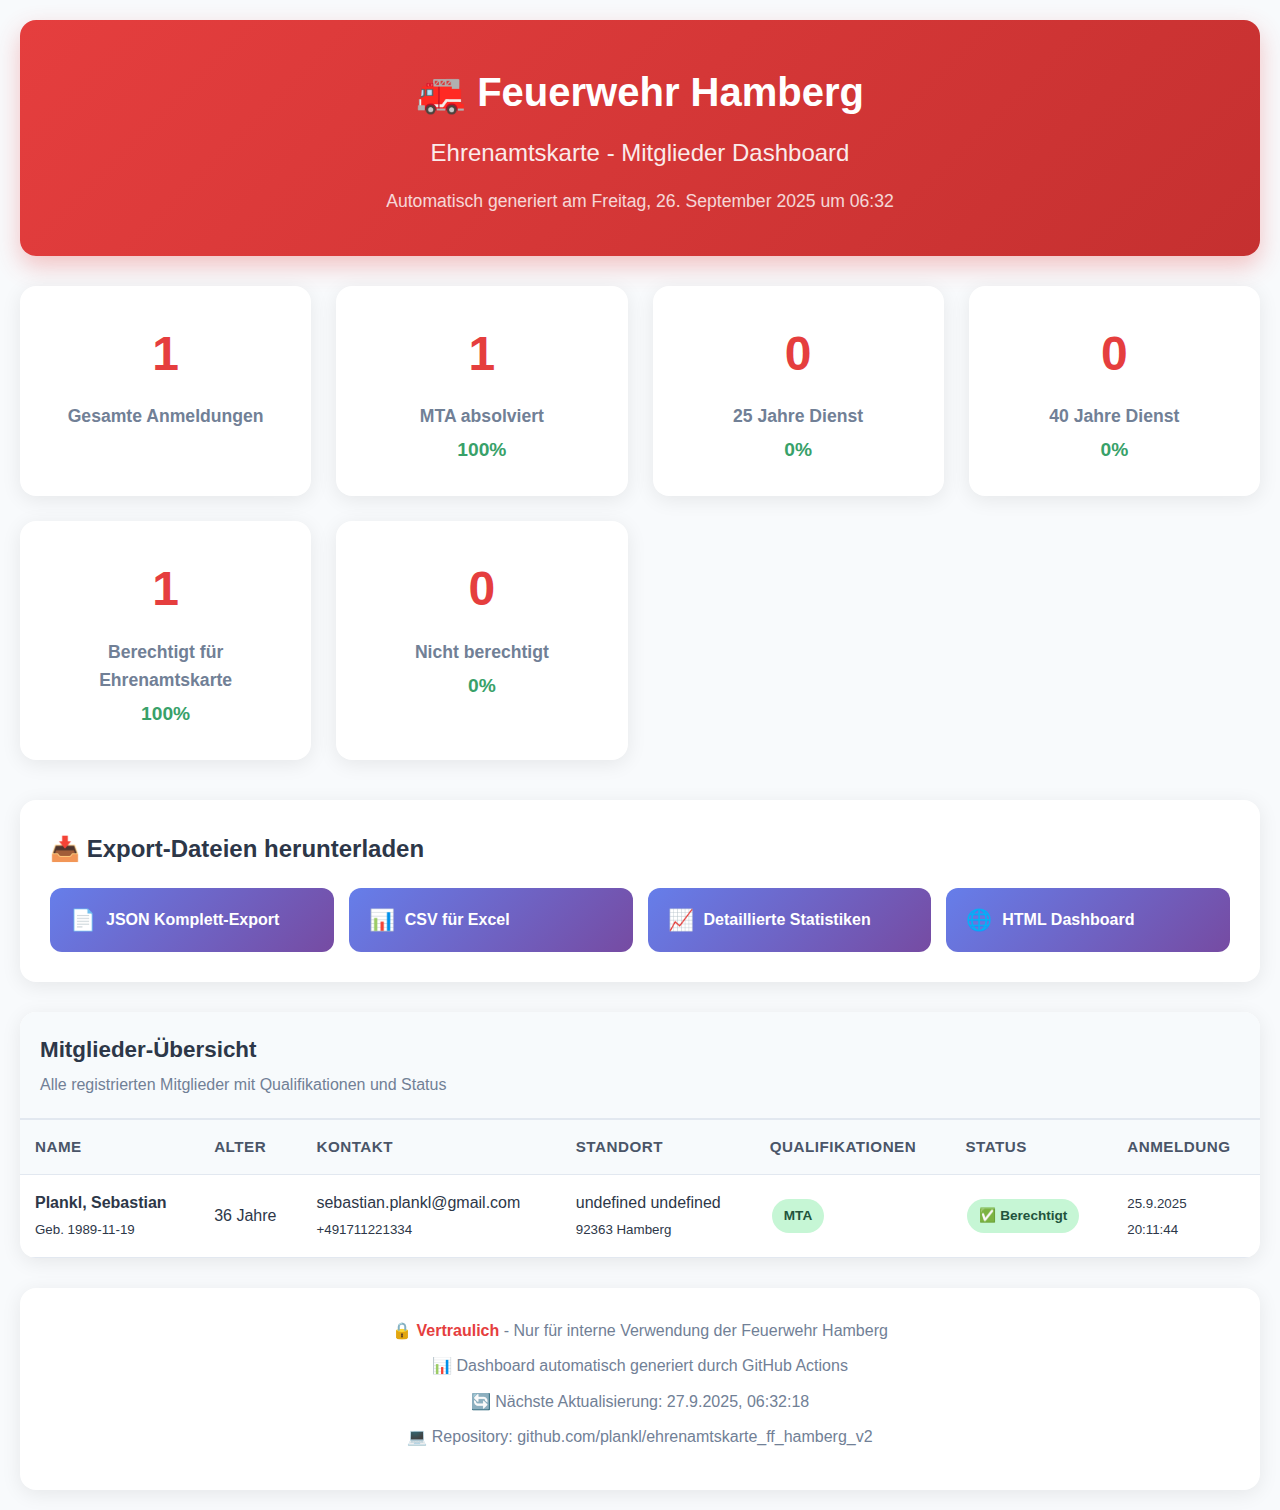
<file: data/backups/20250926_233701_scheduled/exports/overview.html>
<!DOCTYPE html>
<html lang="de">
<head>
    <meta charset="UTF-8">
    <meta name="viewport" content="width=device-width, initial-scale=1.0">
    <title>🚒 Feuerwehr Hamberg - Ehrenamtskarte Dashboard</title>
    <style>
        * { margin: 0; padding: 0; box-sizing: border-box; }
        body { font-family: 'Inter', -apple-system, BlinkMacSystemFont, sans-serif; background: #f8fafc; color: #2d3748; line-height: 1.6; }
        .container { max-width: 1400px; margin: 0 auto; padding: 20px; }
        
        .header { background: linear-gradient(135deg, #e53e3e 0%, #c53030 100%); color: white; padding: 40px; border-radius: 16px; margin-bottom: 30px; text-align: center; box-shadow: 0 10px 25px rgba(229, 62, 62, 0.3); }
        .header h1 { font-size: 2.5em; margin-bottom: 10px; font-weight: 800; }
        .header h2 { font-size: 1.5em; margin-bottom: 15px; font-weight: 400; opacity: 0.9; }
        .header p { font-size: 1.1em; opacity: 0.8; }
        
        .stats-grid { display: grid; grid-template-columns: repeat(auto-fit, minmax(280px, 1fr)); gap: 25px; margin-bottom: 40px; }
        .stat-card { background: white; padding: 30px; border-radius: 16px; box-shadow: 0 4px 20px rgba(0,0,0,0.08); text-align: center; transition: transform 0.3s ease, box-shadow 0.3s ease; }
        .stat-card:hover { transform: translateY(-5px); box-shadow: 0 8px 30px rgba(0,0,0,0.12); }
        .stat-number { font-size: 3em; font-weight: 900; color: #e53e3e; margin-bottom: 10px; }
        .stat-label { color: #718096; font-weight: 600; font-size: 1.1em; }
        .stat-percentage { font-size: 1.2em; color: #38a169; font-weight: 700; margin-top: 5px; }
        
        .export-section { background: white; border-radius: 16px; padding: 30px; margin-bottom: 30px; box-shadow: 0 4px 20px rgba(0,0,0,0.08); }
        .export-title { font-size: 1.5em; font-weight: 700; margin-bottom: 20px; color: #2d3748; }
        .export-links { display: grid; grid-template-columns: repeat(auto-fit, minmax(200px, 1fr)); gap: 15px; }
        .export-link { display: flex; align-items: center; padding: 15px 20px; background: linear-gradient(135deg, #667eea 0%, #764ba2 100%); color: white; text-decoration: none; border-radius: 12px; font-weight: 600; transition: all 0.3s ease; }
        .export-link:hover { transform: translateY(-2px); box-shadow: 0 6px 20px rgba(102, 126, 234, 0.4); }
        .export-link-icon { font-size: 1.3em; margin-right: 10px; }
        
        .table-container { background: white; border-radius: 16px; overflow: hidden; box-shadow: 0 4px 20px rgba(0,0,0,0.08); margin-bottom: 30px; }
        .table-header { background: #f7fafc; padding: 20px; border-bottom: 2px solid #e2e8f0; }
        .table-title { font-size: 1.4em; font-weight: 700; color: #2d3748; }
        .table-subtitle { color: #718096; margin-top: 5px; }
        
        table { width: 100%; border-collapse: collapse; }
        th, td { padding: 15px; text-align: left; border-bottom: 1px solid #e2e8f0; }
        th { background: #f7fafc; font-weight: 700; color: #4a5568; font-size: 0.95em; text-transform: uppercase; letter-spacing: 0.5px; }
        tr:hover { background: #f7fafc; }
        
        .badge { display: inline-block; padding: 6px 12px; border-radius: 20px; font-size: 0.85em; font-weight: 600; margin: 2px; }
        .badge-success { background: #c6f6d5; color: #22543d; }
        .badge-warning { background: #fef5e7; color: #c05621; }
        .badge-info { background: #bee3f8; color: #2c5282; }
        
        .footer { background: white; border-radius: 16px; padding: 30px; text-align: center; color: #718096; box-shadow: 0 4px 20px rgba(0,0,0,0.08); }
        .footer strong { color: #e53e3e; }
        .footer p { margin-bottom: 10px; }
        
        @media (max-width: 768px) {
            .stats-grid { grid-template-columns: 1fr; }
            .export-links { grid-template-columns: 1fr; }
            table { font-size: 0.9em; }
            .header h1 { font-size: 2em; }
            .stat-number { font-size: 2.5em; }
        }
    </style>
</head>
<body>
    <div class="container">
        <div class="header">
            <h1>🚒 Feuerwehr Hamberg</h1>
            <h2>Ehrenamtskarte - Mitglieder Dashboard</h2>
            <p>Automatisch generiert am Freitag, 26. September 2025 um 06:32</p>
        </div>
        
        <div class="stats-grid">
            <div class="stat-card">
                <div class="stat-number">1</div>
                <div class="stat-label">Gesamte Anmeldungen</div>
            </div>
            <div class="stat-card">
                <div class="stat-number">1</div>
                <div class="stat-label">MTA absolviert</div>
                <div class="stat-percentage">100%</div>
            </div>
            <div class="stat-card">
                <div class="stat-number">0</div>
                <div class="stat-label">25 Jahre Dienst</div>
                <div class="stat-percentage">0%</div>
            </div>
            <div class="stat-card">
                <div class="stat-number">0</div>
                <div class="stat-label">40 Jahre Dienst</div>
                <div class="stat-percentage">0%</div>
            </div>
            <div class="stat-card">
                <div class="stat-number">1</div>
                <div class="stat-label">Berechtigt für Ehrenamtskarte</div>
                <div class="stat-percentage">100%</div>
            </div>
            <div class="stat-card">
                <div class="stat-number">0</div>
                <div class="stat-label">Nicht berechtigt</div>
                <div class="stat-percentage">0%</div>
            </div>
        </div>
        
        <div class="export-section">
            <div class="export-title">📥 Export-Dateien herunterladen</div>
            <div class="export-links">
                <a href="all_members.json" download class="export-link">
                    <span class="export-link-icon">📄</span>
                    JSON Komplett-Export
                </a>
                <a href="all_members.csv" download class="export-link">
                    <span class="export-link-icon">📊</span>
                    CSV für Excel
                </a>
                <a href="statistical_analysis.json" download class="export-link">
                    <span class="export-link-icon">📈</span>
                    Detaillierte Statistiken
                </a>
                <a href="overview.html" download class="export-link">
                    <span class="export-link-icon">🌐</span>
                    HTML Dashboard
                </a>
            </div>
        </div>
        
        <div class="table-container">
            <div class="table-header">
                <div class="table-title">Mitglieder-Übersicht</div>
                <div class="table-subtitle">Alle registrierten Mitglieder mit Qualifikationen und Status</div>
            </div>
            <table>
                <thead>
                    <tr>
                        <th>Name</th>
                        <th>Alter</th>
                        <th>Kontakt</th>
                        <th>Standort</th>
                        <th>Qualifikationen</th>
                        <th>Status</th>
                        <th>Anmeldung</th>
                    </tr>
                </thead>
                <tbody>
                    
                        <tr>
                            <td>
                                <strong>Plankl, Sebastian</strong><br>
                                <small>Geb. 1989-11-19</small>
                            </td>
                            <td>36 Jahre</td>
                            <td>
                                sebastian.plankl@gmail.com<br>
                                <small>+491711221334</small>
                            </td>
                            <td>
                                undefined undefined<br>
                                <small>92363 Hamberg</small>
                            </td>
                            <td>
                                <span class="badge badge-success">MTA</span>
                                
                                
                                
                            </td>
                            <td>
                                <span class="badge badge-success">✅ Berechtigt</span>
                            </td>
                            <td>
                                <small>25.9.2025</small><br>
                                <small>20:11:44</small>
                            </td>
                        </tr>
                        
                </tbody>
            </table>
        </div>
        
        <div class="footer">
            <p>🔒 <strong>Vertraulich</strong> - Nur für interne Verwendung der Feuerwehr Hamberg</p>
            <p>📊 Dashboard automatisch generiert durch GitHub Actions</p>
            <p>🔄 Nächste Aktualisierung: 27.9.2025, 06:32:18</p>
            <p>💻 Repository: github.com/plankl/ehrenamtskarte_ff_hamberg_v2</p>
        </div>
    </div>
</body>
</html>
</file>
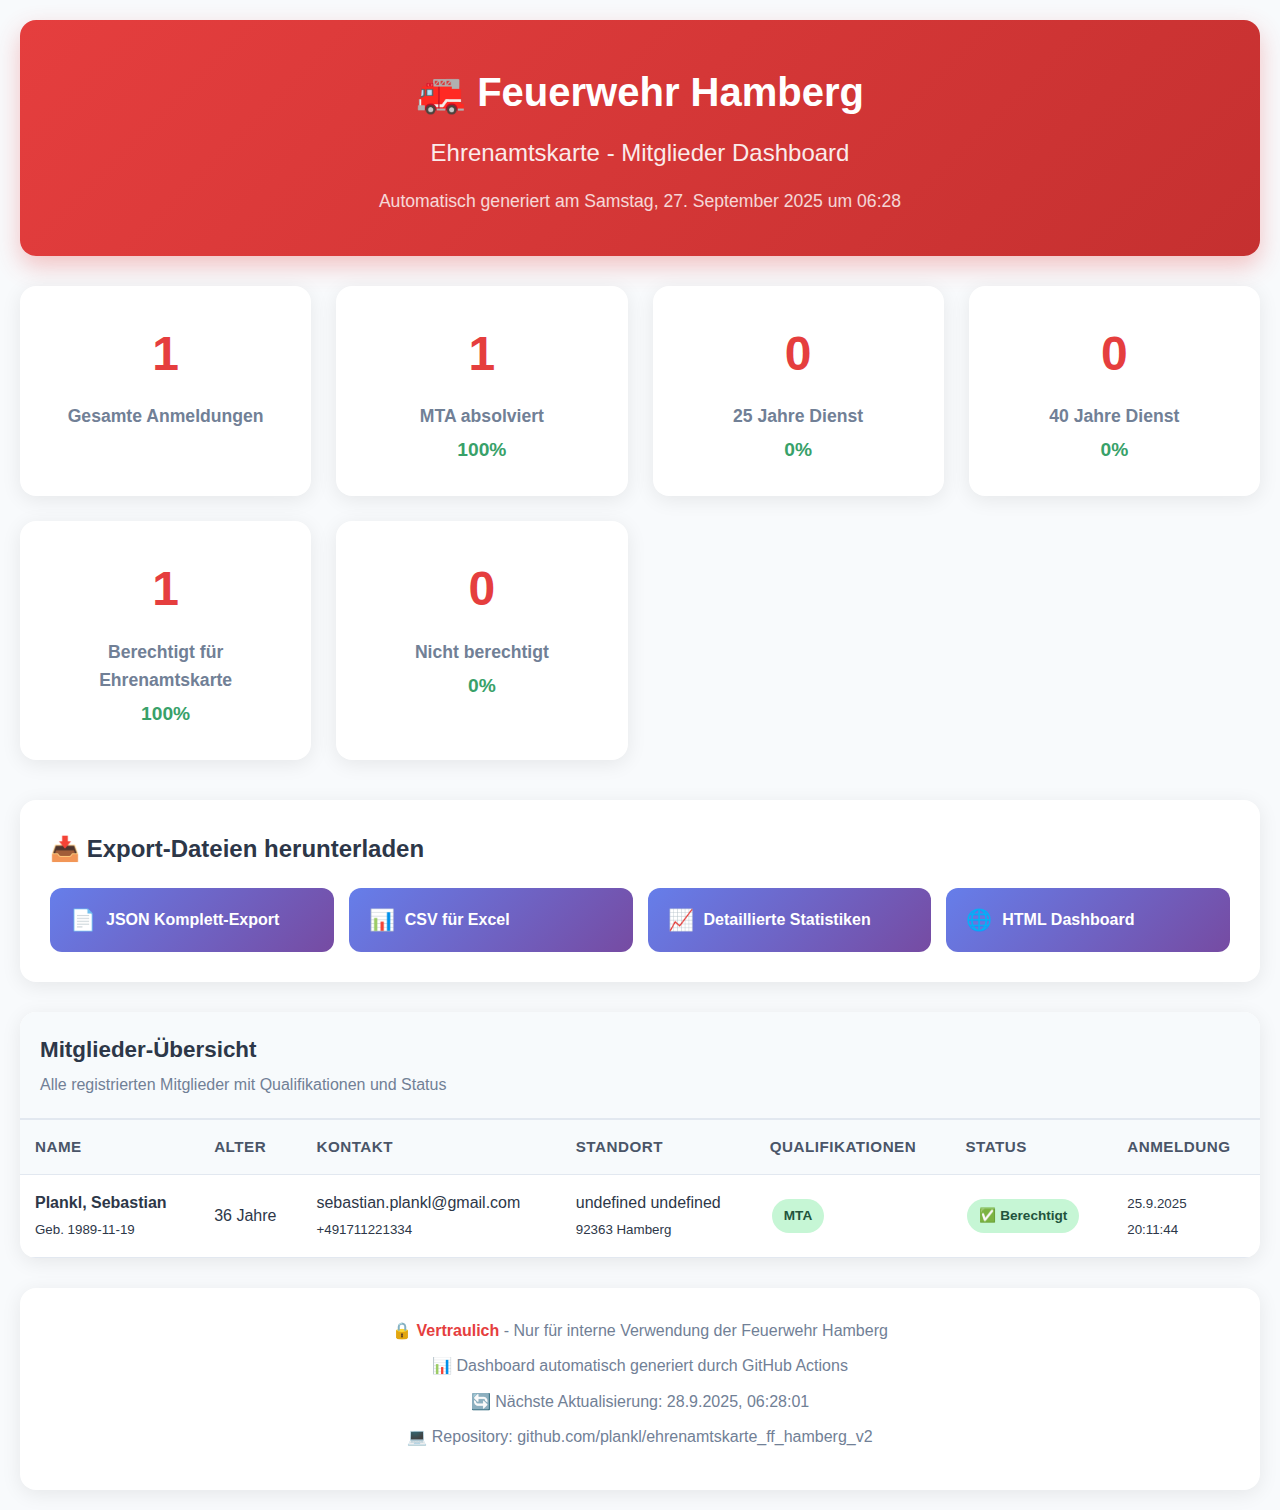
<file: data/backups/20250927_233729_scheduled/exports/overview.html>
<!DOCTYPE html>
<html lang="de">
<head>
    <meta charset="UTF-8">
    <meta name="viewport" content="width=device-width, initial-scale=1.0">
    <title>🚒 Feuerwehr Hamberg - Ehrenamtskarte Dashboard</title>
    <style>
        * { margin: 0; padding: 0; box-sizing: border-box; }
        body { font-family: 'Inter', -apple-system, BlinkMacSystemFont, sans-serif; background: #f8fafc; color: #2d3748; line-height: 1.6; }
        .container { max-width: 1400px; margin: 0 auto; padding: 20px; }
        
        .header { background: linear-gradient(135deg, #e53e3e 0%, #c53030 100%); color: white; padding: 40px; border-radius: 16px; margin-bottom: 30px; text-align: center; box-shadow: 0 10px 25px rgba(229, 62, 62, 0.3); }
        .header h1 { font-size: 2.5em; margin-bottom: 10px; font-weight: 800; }
        .header h2 { font-size: 1.5em; margin-bottom: 15px; font-weight: 400; opacity: 0.9; }
        .header p { font-size: 1.1em; opacity: 0.8; }
        
        .stats-grid { display: grid; grid-template-columns: repeat(auto-fit, minmax(280px, 1fr)); gap: 25px; margin-bottom: 40px; }
        .stat-card { background: white; padding: 30px; border-radius: 16px; box-shadow: 0 4px 20px rgba(0,0,0,0.08); text-align: center; transition: transform 0.3s ease, box-shadow 0.3s ease; }
        .stat-card:hover { transform: translateY(-5px); box-shadow: 0 8px 30px rgba(0,0,0,0.12); }
        .stat-number { font-size: 3em; font-weight: 900; color: #e53e3e; margin-bottom: 10px; }
        .stat-label { color: #718096; font-weight: 600; font-size: 1.1em; }
        .stat-percentage { font-size: 1.2em; color: #38a169; font-weight: 700; margin-top: 5px; }
        
        .export-section { background: white; border-radius: 16px; padding: 30px; margin-bottom: 30px; box-shadow: 0 4px 20px rgba(0,0,0,0.08); }
        .export-title { font-size: 1.5em; font-weight: 700; margin-bottom: 20px; color: #2d3748; }
        .export-links { display: grid; grid-template-columns: repeat(auto-fit, minmax(200px, 1fr)); gap: 15px; }
        .export-link { display: flex; align-items: center; padding: 15px 20px; background: linear-gradient(135deg, #667eea 0%, #764ba2 100%); color: white; text-decoration: none; border-radius: 12px; font-weight: 600; transition: all 0.3s ease; }
        .export-link:hover { transform: translateY(-2px); box-shadow: 0 6px 20px rgba(102, 126, 234, 0.4); }
        .export-link-icon { font-size: 1.3em; margin-right: 10px; }
        
        .table-container { background: white; border-radius: 16px; overflow: hidden; box-shadow: 0 4px 20px rgba(0,0,0,0.08); margin-bottom: 30px; }
        .table-header { background: #f7fafc; padding: 20px; border-bottom: 2px solid #e2e8f0; }
        .table-title { font-size: 1.4em; font-weight: 700; color: #2d3748; }
        .table-subtitle { color: #718096; margin-top: 5px; }
        
        table { width: 100%; border-collapse: collapse; }
        th, td { padding: 15px; text-align: left; border-bottom: 1px solid #e2e8f0; }
        th { background: #f7fafc; font-weight: 700; color: #4a5568; font-size: 0.95em; text-transform: uppercase; letter-spacing: 0.5px; }
        tr:hover { background: #f7fafc; }
        
        .badge { display: inline-block; padding: 6px 12px; border-radius: 20px; font-size: 0.85em; font-weight: 600; margin: 2px; }
        .badge-success { background: #c6f6d5; color: #22543d; }
        .badge-warning { background: #fef5e7; color: #c05621; }
        .badge-info { background: #bee3f8; color: #2c5282; }
        
        .footer { background: white; border-radius: 16px; padding: 30px; text-align: center; color: #718096; box-shadow: 0 4px 20px rgba(0,0,0,0.08); }
        .footer strong { color: #e53e3e; }
        .footer p { margin-bottom: 10px; }
        
        @media (max-width: 768px) {
            .stats-grid { grid-template-columns: 1fr; }
            .export-links { grid-template-columns: 1fr; }
            table { font-size: 0.9em; }
            .header h1 { font-size: 2em; }
            .stat-number { font-size: 2.5em; }
        }
    </style>
</head>
<body>
    <div class="container">
        <div class="header">
            <h1>🚒 Feuerwehr Hamberg</h1>
            <h2>Ehrenamtskarte - Mitglieder Dashboard</h2>
            <p>Automatisch generiert am Samstag, 27. September 2025 um 06:28</p>
        </div>
        
        <div class="stats-grid">
            <div class="stat-card">
                <div class="stat-number">1</div>
                <div class="stat-label">Gesamte Anmeldungen</div>
            </div>
            <div class="stat-card">
                <div class="stat-number">1</div>
                <div class="stat-label">MTA absolviert</div>
                <div class="stat-percentage">100%</div>
            </div>
            <div class="stat-card">
                <div class="stat-number">0</div>
                <div class="stat-label">25 Jahre Dienst</div>
                <div class="stat-percentage">0%</div>
            </div>
            <div class="stat-card">
                <div class="stat-number">0</div>
                <div class="stat-label">40 Jahre Dienst</div>
                <div class="stat-percentage">0%</div>
            </div>
            <div class="stat-card">
                <div class="stat-number">1</div>
                <div class="stat-label">Berechtigt für Ehrenamtskarte</div>
                <div class="stat-percentage">100%</div>
            </div>
            <div class="stat-card">
                <div class="stat-number">0</div>
                <div class="stat-label">Nicht berechtigt</div>
                <div class="stat-percentage">0%</div>
            </div>
        </div>
        
        <div class="export-section">
            <div class="export-title">📥 Export-Dateien herunterladen</div>
            <div class="export-links">
                <a href="all_members.json" download class="export-link">
                    <span class="export-link-icon">📄</span>
                    JSON Komplett-Export
                </a>
                <a href="all_members.csv" download class="export-link">
                    <span class="export-link-icon">📊</span>
                    CSV für Excel
                </a>
                <a href="statistical_analysis.json" download class="export-link">
                    <span class="export-link-icon">📈</span>
                    Detaillierte Statistiken
                </a>
                <a href="overview.html" download class="export-link">
                    <span class="export-link-icon">🌐</span>
                    HTML Dashboard
                </a>
            </div>
        </div>
        
        <div class="table-container">
            <div class="table-header">
                <div class="table-title">Mitglieder-Übersicht</div>
                <div class="table-subtitle">Alle registrierten Mitglieder mit Qualifikationen und Status</div>
            </div>
            <table>
                <thead>
                    <tr>
                        <th>Name</th>
                        <th>Alter</th>
                        <th>Kontakt</th>
                        <th>Standort</th>
                        <th>Qualifikationen</th>
                        <th>Status</th>
                        <th>Anmeldung</th>
                    </tr>
                </thead>
                <tbody>
                    
                        <tr>
                            <td>
                                <strong>Plankl, Sebastian</strong><br>
                                <small>Geb. 1989-11-19</small>
                            </td>
                            <td>36 Jahre</td>
                            <td>
                                sebastian.plankl@gmail.com<br>
                                <small>+491711221334</small>
                            </td>
                            <td>
                                undefined undefined<br>
                                <small>92363 Hamberg</small>
                            </td>
                            <td>
                                <span class="badge badge-success">MTA</span>
                                
                                
                                
                            </td>
                            <td>
                                <span class="badge badge-success">✅ Berechtigt</span>
                            </td>
                            <td>
                                <small>25.9.2025</small><br>
                                <small>20:11:44</small>
                            </td>
                        </tr>
                        
                </tbody>
            </table>
        </div>
        
        <div class="footer">
            <p>🔒 <strong>Vertraulich</strong> - Nur für interne Verwendung der Feuerwehr Hamberg</p>
            <p>📊 Dashboard automatisch generiert durch GitHub Actions</p>
            <p>🔄 Nächste Aktualisierung: 28.9.2025, 06:28:01</p>
            <p>💻 Repository: github.com/plankl/ehrenamtskarte_ff_hamberg_v2</p>
        </div>
    </div>
</body>
</html>
</file>
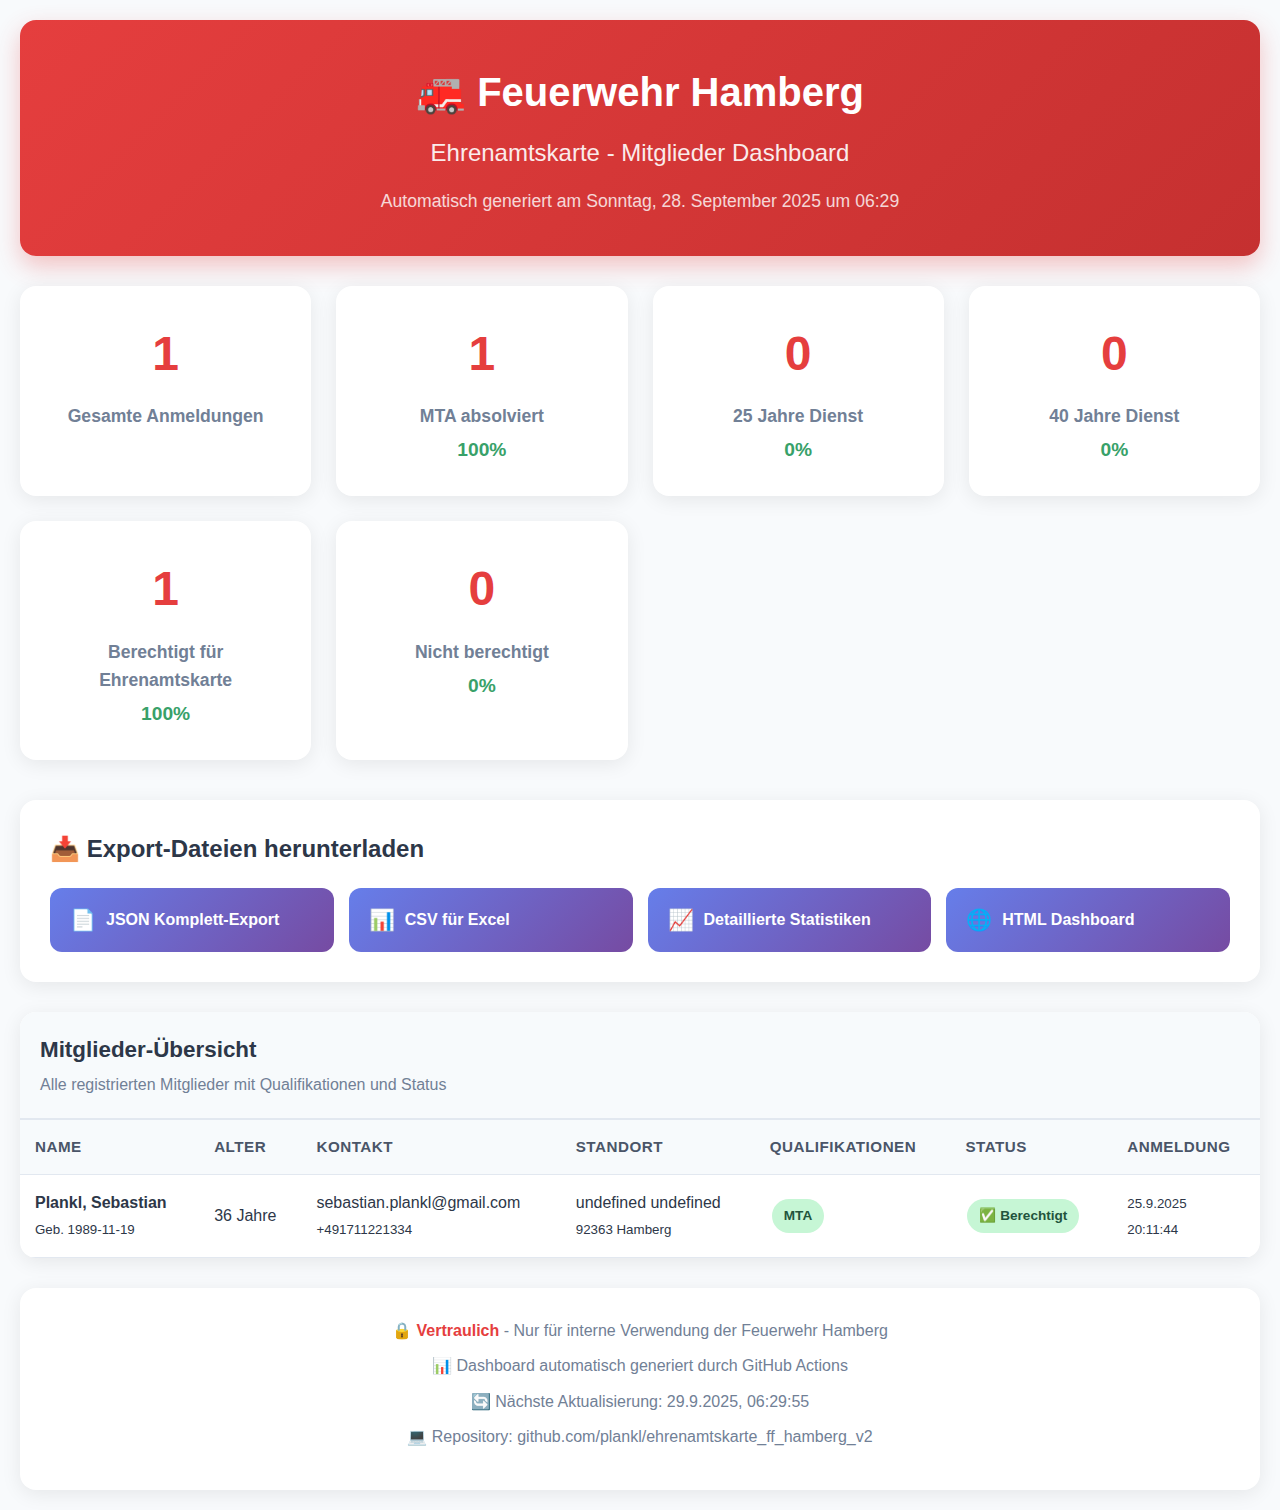
<file: data/backups/20250928_233741_scheduled/exports/overview.html>
<!DOCTYPE html>
<html lang="de">
<head>
    <meta charset="UTF-8">
    <meta name="viewport" content="width=device-width, initial-scale=1.0">
    <title>🚒 Feuerwehr Hamberg - Ehrenamtskarte Dashboard</title>
    <style>
        * { margin: 0; padding: 0; box-sizing: border-box; }
        body { font-family: 'Inter', -apple-system, BlinkMacSystemFont, sans-serif; background: #f8fafc; color: #2d3748; line-height: 1.6; }
        .container { max-width: 1400px; margin: 0 auto; padding: 20px; }
        
        .header { background: linear-gradient(135deg, #e53e3e 0%, #c53030 100%); color: white; padding: 40px; border-radius: 16px; margin-bottom: 30px; text-align: center; box-shadow: 0 10px 25px rgba(229, 62, 62, 0.3); }
        .header h1 { font-size: 2.5em; margin-bottom: 10px; font-weight: 800; }
        .header h2 { font-size: 1.5em; margin-bottom: 15px; font-weight: 400; opacity: 0.9; }
        .header p { font-size: 1.1em; opacity: 0.8; }
        
        .stats-grid { display: grid; grid-template-columns: repeat(auto-fit, minmax(280px, 1fr)); gap: 25px; margin-bottom: 40px; }
        .stat-card { background: white; padding: 30px; border-radius: 16px; box-shadow: 0 4px 20px rgba(0,0,0,0.08); text-align: center; transition: transform 0.3s ease, box-shadow 0.3s ease; }
        .stat-card:hover { transform: translateY(-5px); box-shadow: 0 8px 30px rgba(0,0,0,0.12); }
        .stat-number { font-size: 3em; font-weight: 900; color: #e53e3e; margin-bottom: 10px; }
        .stat-label { color: #718096; font-weight: 600; font-size: 1.1em; }
        .stat-percentage { font-size: 1.2em; color: #38a169; font-weight: 700; margin-top: 5px; }
        
        .export-section { background: white; border-radius: 16px; padding: 30px; margin-bottom: 30px; box-shadow: 0 4px 20px rgba(0,0,0,0.08); }
        .export-title { font-size: 1.5em; font-weight: 700; margin-bottom: 20px; color: #2d3748; }
        .export-links { display: grid; grid-template-columns: repeat(auto-fit, minmax(200px, 1fr)); gap: 15px; }
        .export-link { display: flex; align-items: center; padding: 15px 20px; background: linear-gradient(135deg, #667eea 0%, #764ba2 100%); color: white; text-decoration: none; border-radius: 12px; font-weight: 600; transition: all 0.3s ease; }
        .export-link:hover { transform: translateY(-2px); box-shadow: 0 6px 20px rgba(102, 126, 234, 0.4); }
        .export-link-icon { font-size: 1.3em; margin-right: 10px; }
        
        .table-container { background: white; border-radius: 16px; overflow: hidden; box-shadow: 0 4px 20px rgba(0,0,0,0.08); margin-bottom: 30px; }
        .table-header { background: #f7fafc; padding: 20px; border-bottom: 2px solid #e2e8f0; }
        .table-title { font-size: 1.4em; font-weight: 700; color: #2d3748; }
        .table-subtitle { color: #718096; margin-top: 5px; }
        
        table { width: 100%; border-collapse: collapse; }
        th, td { padding: 15px; text-align: left; border-bottom: 1px solid #e2e8f0; }
        th { background: #f7fafc; font-weight: 700; color: #4a5568; font-size: 0.95em; text-transform: uppercase; letter-spacing: 0.5px; }
        tr:hover { background: #f7fafc; }
        
        .badge { display: inline-block; padding: 6px 12px; border-radius: 20px; font-size: 0.85em; font-weight: 600; margin: 2px; }
        .badge-success { background: #c6f6d5; color: #22543d; }
        .badge-warning { background: #fef5e7; color: #c05621; }
        .badge-info { background: #bee3f8; color: #2c5282; }
        
        .footer { background: white; border-radius: 16px; padding: 30px; text-align: center; color: #718096; box-shadow: 0 4px 20px rgba(0,0,0,0.08); }
        .footer strong { color: #e53e3e; }
        .footer p { margin-bottom: 10px; }
        
        @media (max-width: 768px) {
            .stats-grid { grid-template-columns: 1fr; }
            .export-links { grid-template-columns: 1fr; }
            table { font-size: 0.9em; }
            .header h1 { font-size: 2em; }
            .stat-number { font-size: 2.5em; }
        }
    </style>
</head>
<body>
    <div class="container">
        <div class="header">
            <h1>🚒 Feuerwehr Hamberg</h1>
            <h2>Ehrenamtskarte - Mitglieder Dashboard</h2>
            <p>Automatisch generiert am Sonntag, 28. September 2025 um 06:29</p>
        </div>
        
        <div class="stats-grid">
            <div class="stat-card">
                <div class="stat-number">1</div>
                <div class="stat-label">Gesamte Anmeldungen</div>
            </div>
            <div class="stat-card">
                <div class="stat-number">1</div>
                <div class="stat-label">MTA absolviert</div>
                <div class="stat-percentage">100%</div>
            </div>
            <div class="stat-card">
                <div class="stat-number">0</div>
                <div class="stat-label">25 Jahre Dienst</div>
                <div class="stat-percentage">0%</div>
            </div>
            <div class="stat-card">
                <div class="stat-number">0</div>
                <div class="stat-label">40 Jahre Dienst</div>
                <div class="stat-percentage">0%</div>
            </div>
            <div class="stat-card">
                <div class="stat-number">1</div>
                <div class="stat-label">Berechtigt für Ehrenamtskarte</div>
                <div class="stat-percentage">100%</div>
            </div>
            <div class="stat-card">
                <div class="stat-number">0</div>
                <div class="stat-label">Nicht berechtigt</div>
                <div class="stat-percentage">0%</div>
            </div>
        </div>
        
        <div class="export-section">
            <div class="export-title">📥 Export-Dateien herunterladen</div>
            <div class="export-links">
                <a href="all_members.json" download class="export-link">
                    <span class="export-link-icon">📄</span>
                    JSON Komplett-Export
                </a>
                <a href="all_members.csv" download class="export-link">
                    <span class="export-link-icon">📊</span>
                    CSV für Excel
                </a>
                <a href="statistical_analysis.json" download class="export-link">
                    <span class="export-link-icon">📈</span>
                    Detaillierte Statistiken
                </a>
                <a href="overview.html" download class="export-link">
                    <span class="export-link-icon">🌐</span>
                    HTML Dashboard
                </a>
            </div>
        </div>
        
        <div class="table-container">
            <div class="table-header">
                <div class="table-title">Mitglieder-Übersicht</div>
                <div class="table-subtitle">Alle registrierten Mitglieder mit Qualifikationen und Status</div>
            </div>
            <table>
                <thead>
                    <tr>
                        <th>Name</th>
                        <th>Alter</th>
                        <th>Kontakt</th>
                        <th>Standort</th>
                        <th>Qualifikationen</th>
                        <th>Status</th>
                        <th>Anmeldung</th>
                    </tr>
                </thead>
                <tbody>
                    
                        <tr>
                            <td>
                                <strong>Plankl, Sebastian</strong><br>
                                <small>Geb. 1989-11-19</small>
                            </td>
                            <td>36 Jahre</td>
                            <td>
                                sebastian.plankl@gmail.com<br>
                                <small>+491711221334</small>
                            </td>
                            <td>
                                undefined undefined<br>
                                <small>92363 Hamberg</small>
                            </td>
                            <td>
                                <span class="badge badge-success">MTA</span>
                                
                                
                                
                            </td>
                            <td>
                                <span class="badge badge-success">✅ Berechtigt</span>
                            </td>
                            <td>
                                <small>25.9.2025</small><br>
                                <small>20:11:44</small>
                            </td>
                        </tr>
                        
                </tbody>
            </table>
        </div>
        
        <div class="footer">
            <p>🔒 <strong>Vertraulich</strong> - Nur für interne Verwendung der Feuerwehr Hamberg</p>
            <p>📊 Dashboard automatisch generiert durch GitHub Actions</p>
            <p>🔄 Nächste Aktualisierung: 29.9.2025, 06:29:55</p>
            <p>💻 Repository: github.com/plankl/ehrenamtskarte_ff_hamberg_v2</p>
        </div>
    </div>
</body>
</html>
</file>
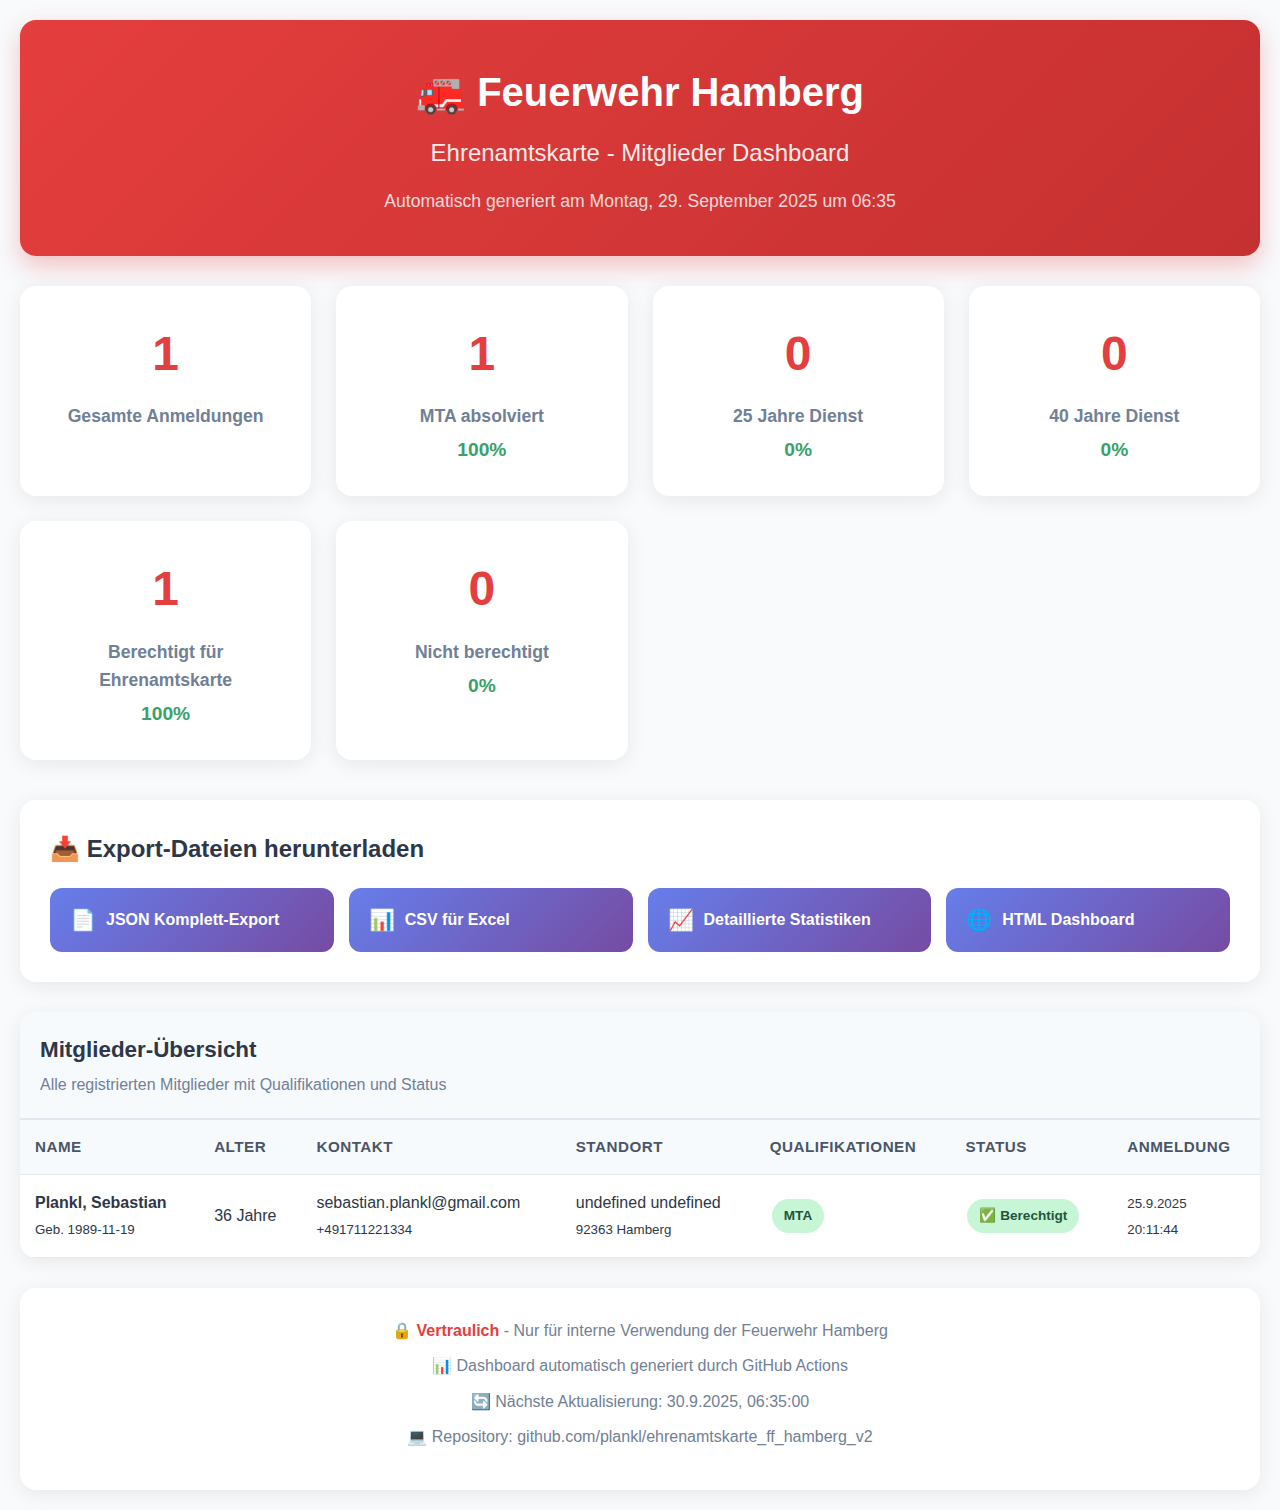
<file: data/backups/20250929_233713_scheduled/exports/overview.html>
<!DOCTYPE html>
<html lang="de">
<head>
    <meta charset="UTF-8">
    <meta name="viewport" content="width=device-width, initial-scale=1.0">
    <title>🚒 Feuerwehr Hamberg - Ehrenamtskarte Dashboard</title>
    <style>
        * { margin: 0; padding: 0; box-sizing: border-box; }
        body { font-family: 'Inter', -apple-system, BlinkMacSystemFont, sans-serif; background: #f8fafc; color: #2d3748; line-height: 1.6; }
        .container { max-width: 1400px; margin: 0 auto; padding: 20px; }
        
        .header { background: linear-gradient(135deg, #e53e3e 0%, #c53030 100%); color: white; padding: 40px; border-radius: 16px; margin-bottom: 30px; text-align: center; box-shadow: 0 10px 25px rgba(229, 62, 62, 0.3); }
        .header h1 { font-size: 2.5em; margin-bottom: 10px; font-weight: 800; }
        .header h2 { font-size: 1.5em; margin-bottom: 15px; font-weight: 400; opacity: 0.9; }
        .header p { font-size: 1.1em; opacity: 0.8; }
        
        .stats-grid { display: grid; grid-template-columns: repeat(auto-fit, minmax(280px, 1fr)); gap: 25px; margin-bottom: 40px; }
        .stat-card { background: white; padding: 30px; border-radius: 16px; box-shadow: 0 4px 20px rgba(0,0,0,0.08); text-align: center; transition: transform 0.3s ease, box-shadow 0.3s ease; }
        .stat-card:hover { transform: translateY(-5px); box-shadow: 0 8px 30px rgba(0,0,0,0.12); }
        .stat-number { font-size: 3em; font-weight: 900; color: #e53e3e; margin-bottom: 10px; }
        .stat-label { color: #718096; font-weight: 600; font-size: 1.1em; }
        .stat-percentage { font-size: 1.2em; color: #38a169; font-weight: 700; margin-top: 5px; }
        
        .export-section { background: white; border-radius: 16px; padding: 30px; margin-bottom: 30px; box-shadow: 0 4px 20px rgba(0,0,0,0.08); }
        .export-title { font-size: 1.5em; font-weight: 700; margin-bottom: 20px; color: #2d3748; }
        .export-links { display: grid; grid-template-columns: repeat(auto-fit, minmax(200px, 1fr)); gap: 15px; }
        .export-link { display: flex; align-items: center; padding: 15px 20px; background: linear-gradient(135deg, #667eea 0%, #764ba2 100%); color: white; text-decoration: none; border-radius: 12px; font-weight: 600; transition: all 0.3s ease; }
        .export-link:hover { transform: translateY(-2px); box-shadow: 0 6px 20px rgba(102, 126, 234, 0.4); }
        .export-link-icon { font-size: 1.3em; margin-right: 10px; }
        
        .table-container { background: white; border-radius: 16px; overflow: hidden; box-shadow: 0 4px 20px rgba(0,0,0,0.08); margin-bottom: 30px; }
        .table-header { background: #f7fafc; padding: 20px; border-bottom: 2px solid #e2e8f0; }
        .table-title { font-size: 1.4em; font-weight: 700; color: #2d3748; }
        .table-subtitle { color: #718096; margin-top: 5px; }
        
        table { width: 100%; border-collapse: collapse; }
        th, td { padding: 15px; text-align: left; border-bottom: 1px solid #e2e8f0; }
        th { background: #f7fafc; font-weight: 700; color: #4a5568; font-size: 0.95em; text-transform: uppercase; letter-spacing: 0.5px; }
        tr:hover { background: #f7fafc; }
        
        .badge { display: inline-block; padding: 6px 12px; border-radius: 20px; font-size: 0.85em; font-weight: 600; margin: 2px; }
        .badge-success { background: #c6f6d5; color: #22543d; }
        .badge-warning { background: #fef5e7; color: #c05621; }
        .badge-info { background: #bee3f8; color: #2c5282; }
        
        .footer { background: white; border-radius: 16px; padding: 30px; text-align: center; color: #718096; box-shadow: 0 4px 20px rgba(0,0,0,0.08); }
        .footer strong { color: #e53e3e; }
        .footer p { margin-bottom: 10px; }
        
        @media (max-width: 768px) {
            .stats-grid { grid-template-columns: 1fr; }
            .export-links { grid-template-columns: 1fr; }
            table { font-size: 0.9em; }
            .header h1 { font-size: 2em; }
            .stat-number { font-size: 2.5em; }
        }
    </style>
</head>
<body>
    <div class="container">
        <div class="header">
            <h1>🚒 Feuerwehr Hamberg</h1>
            <h2>Ehrenamtskarte - Mitglieder Dashboard</h2>
            <p>Automatisch generiert am Montag, 29. September 2025 um 06:35</p>
        </div>
        
        <div class="stats-grid">
            <div class="stat-card">
                <div class="stat-number">1</div>
                <div class="stat-label">Gesamte Anmeldungen</div>
            </div>
            <div class="stat-card">
                <div class="stat-number">1</div>
                <div class="stat-label">MTA absolviert</div>
                <div class="stat-percentage">100%</div>
            </div>
            <div class="stat-card">
                <div class="stat-number">0</div>
                <div class="stat-label">25 Jahre Dienst</div>
                <div class="stat-percentage">0%</div>
            </div>
            <div class="stat-card">
                <div class="stat-number">0</div>
                <div class="stat-label">40 Jahre Dienst</div>
                <div class="stat-percentage">0%</div>
            </div>
            <div class="stat-card">
                <div class="stat-number">1</div>
                <div class="stat-label">Berechtigt für Ehrenamtskarte</div>
                <div class="stat-percentage">100%</div>
            </div>
            <div class="stat-card">
                <div class="stat-number">0</div>
                <div class="stat-label">Nicht berechtigt</div>
                <div class="stat-percentage">0%</div>
            </div>
        </div>
        
        <div class="export-section">
            <div class="export-title">📥 Export-Dateien herunterladen</div>
            <div class="export-links">
                <a href="all_members.json" download class="export-link">
                    <span class="export-link-icon">📄</span>
                    JSON Komplett-Export
                </a>
                <a href="all_members.csv" download class="export-link">
                    <span class="export-link-icon">📊</span>
                    CSV für Excel
                </a>
                <a href="statistical_analysis.json" download class="export-link">
                    <span class="export-link-icon">📈</span>
                    Detaillierte Statistiken
                </a>
                <a href="overview.html" download class="export-link">
                    <span class="export-link-icon">🌐</span>
                    HTML Dashboard
                </a>
            </div>
        </div>
        
        <div class="table-container">
            <div class="table-header">
                <div class="table-title">Mitglieder-Übersicht</div>
                <div class="table-subtitle">Alle registrierten Mitglieder mit Qualifikationen und Status</div>
            </div>
            <table>
                <thead>
                    <tr>
                        <th>Name</th>
                        <th>Alter</th>
                        <th>Kontakt</th>
                        <th>Standort</th>
                        <th>Qualifikationen</th>
                        <th>Status</th>
                        <th>Anmeldung</th>
                    </tr>
                </thead>
                <tbody>
                    
                        <tr>
                            <td>
                                <strong>Plankl, Sebastian</strong><br>
                                <small>Geb. 1989-11-19</small>
                            </td>
                            <td>36 Jahre</td>
                            <td>
                                sebastian.plankl@gmail.com<br>
                                <small>+491711221334</small>
                            </td>
                            <td>
                                undefined undefined<br>
                                <small>92363 Hamberg</small>
                            </td>
                            <td>
                                <span class="badge badge-success">MTA</span>
                                
                                
                                
                            </td>
                            <td>
                                <span class="badge badge-success">✅ Berechtigt</span>
                            </td>
                            <td>
                                <small>25.9.2025</small><br>
                                <small>20:11:44</small>
                            </td>
                        </tr>
                        
                </tbody>
            </table>
        </div>
        
        <div class="footer">
            <p>🔒 <strong>Vertraulich</strong> - Nur für interne Verwendung der Feuerwehr Hamberg</p>
            <p>📊 Dashboard automatisch generiert durch GitHub Actions</p>
            <p>🔄 Nächste Aktualisierung: 30.9.2025, 06:35:00</p>
            <p>💻 Repository: github.com/plankl/ehrenamtskarte_ff_hamberg_v2</p>
        </div>
    </div>
</body>
</html>
</file>
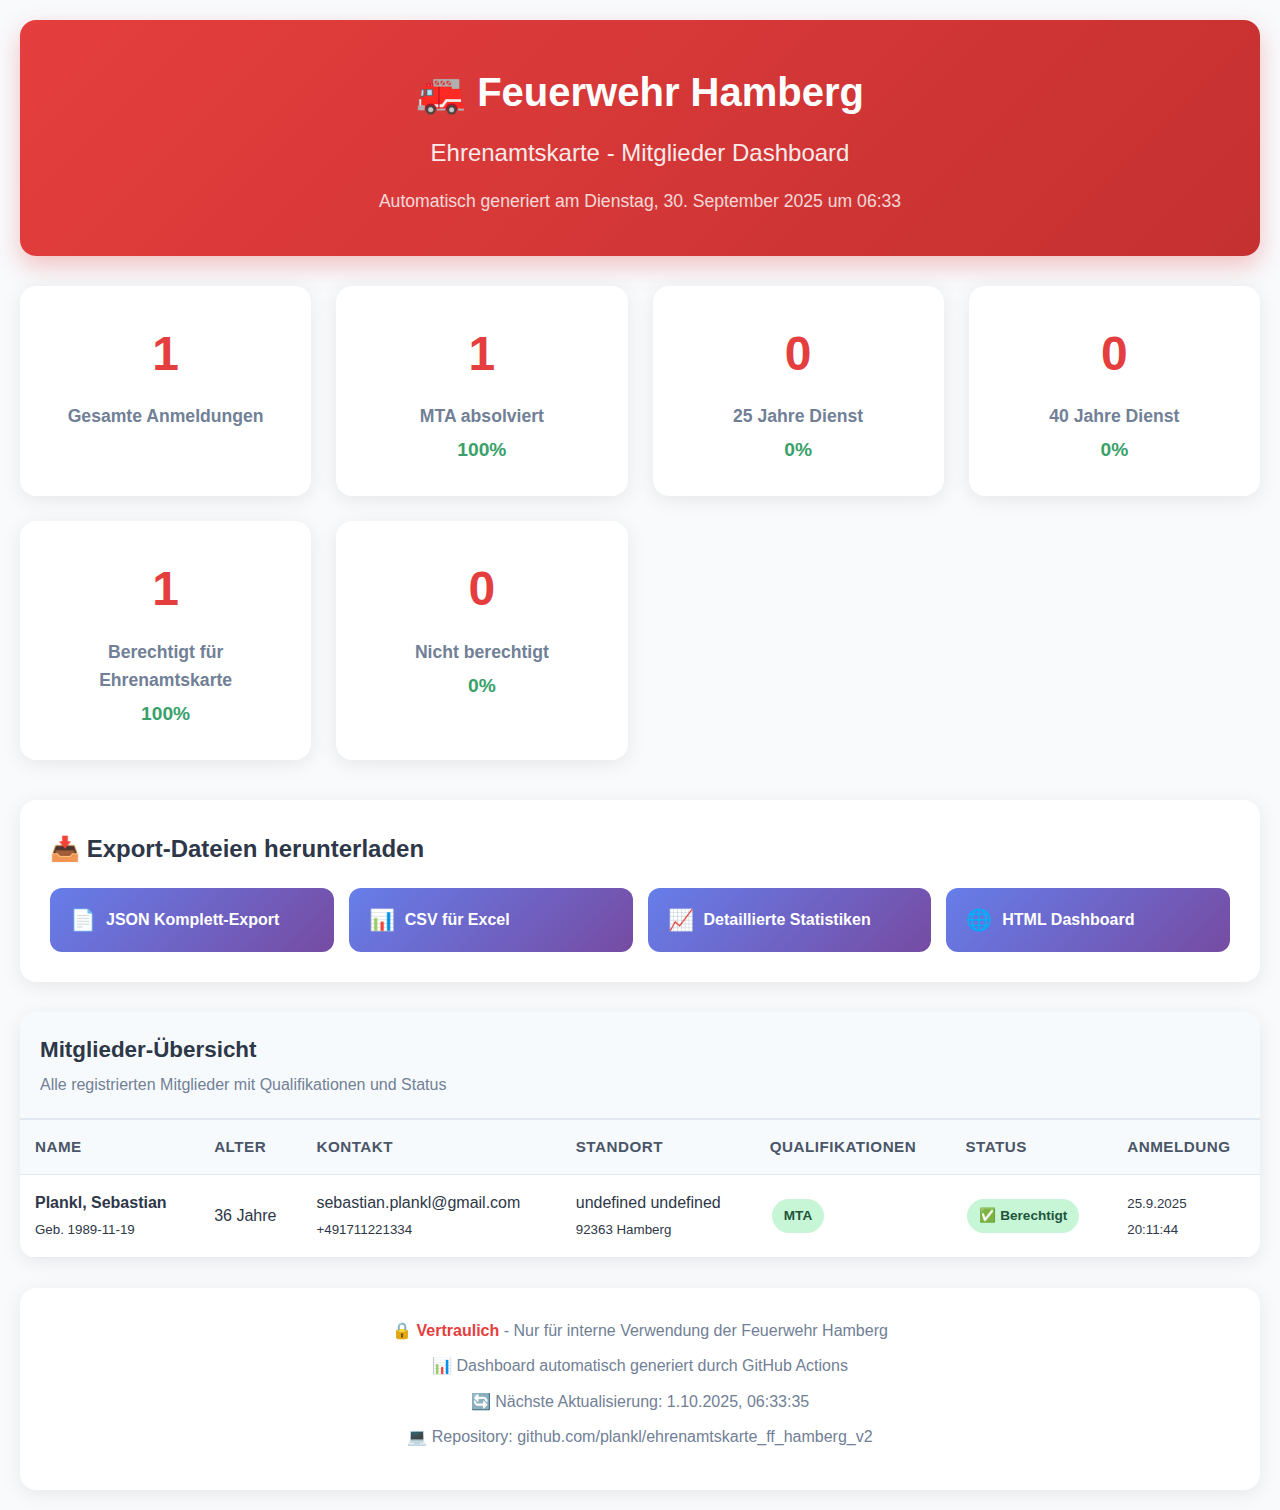
<file: data/backups/20250930_233714_scheduled/exports/overview.html>
<!DOCTYPE html>
<html lang="de">
<head>
    <meta charset="UTF-8">
    <meta name="viewport" content="width=device-width, initial-scale=1.0">
    <title>🚒 Feuerwehr Hamberg - Ehrenamtskarte Dashboard</title>
    <style>
        * { margin: 0; padding: 0; box-sizing: border-box; }
        body { font-family: 'Inter', -apple-system, BlinkMacSystemFont, sans-serif; background: #f8fafc; color: #2d3748; line-height: 1.6; }
        .container { max-width: 1400px; margin: 0 auto; padding: 20px; }
        
        .header { background: linear-gradient(135deg, #e53e3e 0%, #c53030 100%); color: white; padding: 40px; border-radius: 16px; margin-bottom: 30px; text-align: center; box-shadow: 0 10px 25px rgba(229, 62, 62, 0.3); }
        .header h1 { font-size: 2.5em; margin-bottom: 10px; font-weight: 800; }
        .header h2 { font-size: 1.5em; margin-bottom: 15px; font-weight: 400; opacity: 0.9; }
        .header p { font-size: 1.1em; opacity: 0.8; }
        
        .stats-grid { display: grid; grid-template-columns: repeat(auto-fit, minmax(280px, 1fr)); gap: 25px; margin-bottom: 40px; }
        .stat-card { background: white; padding: 30px; border-radius: 16px; box-shadow: 0 4px 20px rgba(0,0,0,0.08); text-align: center; transition: transform 0.3s ease, box-shadow 0.3s ease; }
        .stat-card:hover { transform: translateY(-5px); box-shadow: 0 8px 30px rgba(0,0,0,0.12); }
        .stat-number { font-size: 3em; font-weight: 900; color: #e53e3e; margin-bottom: 10px; }
        .stat-label { color: #718096; font-weight: 600; font-size: 1.1em; }
        .stat-percentage { font-size: 1.2em; color: #38a169; font-weight: 700; margin-top: 5px; }
        
        .export-section { background: white; border-radius: 16px; padding: 30px; margin-bottom: 30px; box-shadow: 0 4px 20px rgba(0,0,0,0.08); }
        .export-title { font-size: 1.5em; font-weight: 700; margin-bottom: 20px; color: #2d3748; }
        .export-links { display: grid; grid-template-columns: repeat(auto-fit, minmax(200px, 1fr)); gap: 15px; }
        .export-link { display: flex; align-items: center; padding: 15px 20px; background: linear-gradient(135deg, #667eea 0%, #764ba2 100%); color: white; text-decoration: none; border-radius: 12px; font-weight: 600; transition: all 0.3s ease; }
        .export-link:hover { transform: translateY(-2px); box-shadow: 0 6px 20px rgba(102, 126, 234, 0.4); }
        .export-link-icon { font-size: 1.3em; margin-right: 10px; }
        
        .table-container { background: white; border-radius: 16px; overflow: hidden; box-shadow: 0 4px 20px rgba(0,0,0,0.08); margin-bottom: 30px; }
        .table-header { background: #f7fafc; padding: 20px; border-bottom: 2px solid #e2e8f0; }
        .table-title { font-size: 1.4em; font-weight: 700; color: #2d3748; }
        .table-subtitle { color: #718096; margin-top: 5px; }
        
        table { width: 100%; border-collapse: collapse; }
        th, td { padding: 15px; text-align: left; border-bottom: 1px solid #e2e8f0; }
        th { background: #f7fafc; font-weight: 700; color: #4a5568; font-size: 0.95em; text-transform: uppercase; letter-spacing: 0.5px; }
        tr:hover { background: #f7fafc; }
        
        .badge { display: inline-block; padding: 6px 12px; border-radius: 20px; font-size: 0.85em; font-weight: 600; margin: 2px; }
        .badge-success { background: #c6f6d5; color: #22543d; }
        .badge-warning { background: #fef5e7; color: #c05621; }
        .badge-info { background: #bee3f8; color: #2c5282; }
        
        .footer { background: white; border-radius: 16px; padding: 30px; text-align: center; color: #718096; box-shadow: 0 4px 20px rgba(0,0,0,0.08); }
        .footer strong { color: #e53e3e; }
        .footer p { margin-bottom: 10px; }
        
        @media (max-width: 768px) {
            .stats-grid { grid-template-columns: 1fr; }
            .export-links { grid-template-columns: 1fr; }
            table { font-size: 0.9em; }
            .header h1 { font-size: 2em; }
            .stat-number { font-size: 2.5em; }
        }
    </style>
</head>
<body>
    <div class="container">
        <div class="header">
            <h1>🚒 Feuerwehr Hamberg</h1>
            <h2>Ehrenamtskarte - Mitglieder Dashboard</h2>
            <p>Automatisch generiert am Dienstag, 30. September 2025 um 06:33</p>
        </div>
        
        <div class="stats-grid">
            <div class="stat-card">
                <div class="stat-number">1</div>
                <div class="stat-label">Gesamte Anmeldungen</div>
            </div>
            <div class="stat-card">
                <div class="stat-number">1</div>
                <div class="stat-label">MTA absolviert</div>
                <div class="stat-percentage">100%</div>
            </div>
            <div class="stat-card">
                <div class="stat-number">0</div>
                <div class="stat-label">25 Jahre Dienst</div>
                <div class="stat-percentage">0%</div>
            </div>
            <div class="stat-card">
                <div class="stat-number">0</div>
                <div class="stat-label">40 Jahre Dienst</div>
                <div class="stat-percentage">0%</div>
            </div>
            <div class="stat-card">
                <div class="stat-number">1</div>
                <div class="stat-label">Berechtigt für Ehrenamtskarte</div>
                <div class="stat-percentage">100%</div>
            </div>
            <div class="stat-card">
                <div class="stat-number">0</div>
                <div class="stat-label">Nicht berechtigt</div>
                <div class="stat-percentage">0%</div>
            </div>
        </div>
        
        <div class="export-section">
            <div class="export-title">📥 Export-Dateien herunterladen</div>
            <div class="export-links">
                <a href="all_members.json" download class="export-link">
                    <span class="export-link-icon">📄</span>
                    JSON Komplett-Export
                </a>
                <a href="all_members.csv" download class="export-link">
                    <span class="export-link-icon">📊</span>
                    CSV für Excel
                </a>
                <a href="statistical_analysis.json" download class="export-link">
                    <span class="export-link-icon">📈</span>
                    Detaillierte Statistiken
                </a>
                <a href="overview.html" download class="export-link">
                    <span class="export-link-icon">🌐</span>
                    HTML Dashboard
                </a>
            </div>
        </div>
        
        <div class="table-container">
            <div class="table-header">
                <div class="table-title">Mitglieder-Übersicht</div>
                <div class="table-subtitle">Alle registrierten Mitglieder mit Qualifikationen und Status</div>
            </div>
            <table>
                <thead>
                    <tr>
                        <th>Name</th>
                        <th>Alter</th>
                        <th>Kontakt</th>
                        <th>Standort</th>
                        <th>Qualifikationen</th>
                        <th>Status</th>
                        <th>Anmeldung</th>
                    </tr>
                </thead>
                <tbody>
                    
                        <tr>
                            <td>
                                <strong>Plankl, Sebastian</strong><br>
                                <small>Geb. 1989-11-19</small>
                            </td>
                            <td>36 Jahre</td>
                            <td>
                                sebastian.plankl@gmail.com<br>
                                <small>+491711221334</small>
                            </td>
                            <td>
                                undefined undefined<br>
                                <small>92363 Hamberg</small>
                            </td>
                            <td>
                                <span class="badge badge-success">MTA</span>
                                
                                
                                
                            </td>
                            <td>
                                <span class="badge badge-success">✅ Berechtigt</span>
                            </td>
                            <td>
                                <small>25.9.2025</small><br>
                                <small>20:11:44</small>
                            </td>
                        </tr>
                        
                </tbody>
            </table>
        </div>
        
        <div class="footer">
            <p>🔒 <strong>Vertraulich</strong> - Nur für interne Verwendung der Feuerwehr Hamberg</p>
            <p>📊 Dashboard automatisch generiert durch GitHub Actions</p>
            <p>🔄 Nächste Aktualisierung: 1.10.2025, 06:33:35</p>
            <p>💻 Repository: github.com/plankl/ehrenamtskarte_ff_hamberg_v2</p>
        </div>
    </div>
</body>
</html>
</file>
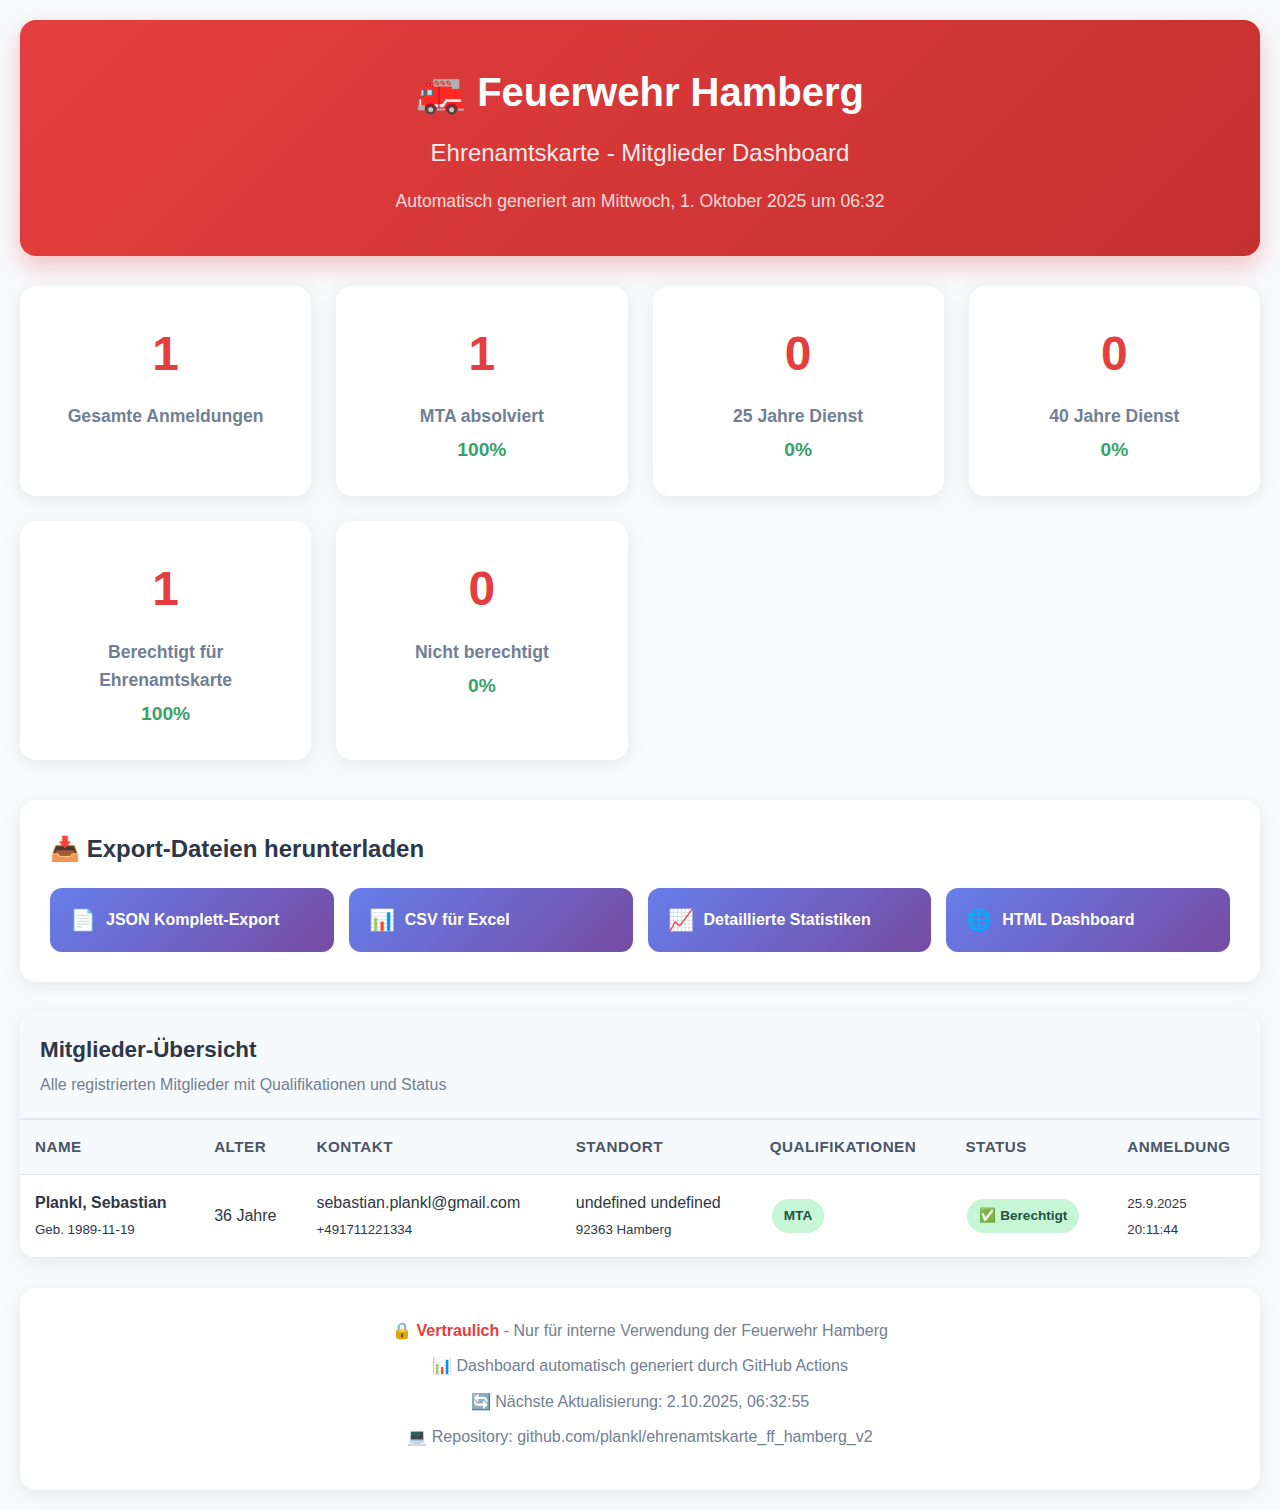
<file: data/backups/20251001_233754_scheduled/exports/overview.html>
<!DOCTYPE html>
<html lang="de">
<head>
    <meta charset="UTF-8">
    <meta name="viewport" content="width=device-width, initial-scale=1.0">
    <title>🚒 Feuerwehr Hamberg - Ehrenamtskarte Dashboard</title>
    <style>
        * { margin: 0; padding: 0; box-sizing: border-box; }
        body { font-family: 'Inter', -apple-system, BlinkMacSystemFont, sans-serif; background: #f8fafc; color: #2d3748; line-height: 1.6; }
        .container { max-width: 1400px; margin: 0 auto; padding: 20px; }
        
        .header { background: linear-gradient(135deg, #e53e3e 0%, #c53030 100%); color: white; padding: 40px; border-radius: 16px; margin-bottom: 30px; text-align: center; box-shadow: 0 10px 25px rgba(229, 62, 62, 0.3); }
        .header h1 { font-size: 2.5em; margin-bottom: 10px; font-weight: 800; }
        .header h2 { font-size: 1.5em; margin-bottom: 15px; font-weight: 400; opacity: 0.9; }
        .header p { font-size: 1.1em; opacity: 0.8; }
        
        .stats-grid { display: grid; grid-template-columns: repeat(auto-fit, minmax(280px, 1fr)); gap: 25px; margin-bottom: 40px; }
        .stat-card { background: white; padding: 30px; border-radius: 16px; box-shadow: 0 4px 20px rgba(0,0,0,0.08); text-align: center; transition: transform 0.3s ease, box-shadow 0.3s ease; }
        .stat-card:hover { transform: translateY(-5px); box-shadow: 0 8px 30px rgba(0,0,0,0.12); }
        .stat-number { font-size: 3em; font-weight: 900; color: #e53e3e; margin-bottom: 10px; }
        .stat-label { color: #718096; font-weight: 600; font-size: 1.1em; }
        .stat-percentage { font-size: 1.2em; color: #38a169; font-weight: 700; margin-top: 5px; }
        
        .export-section { background: white; border-radius: 16px; padding: 30px; margin-bottom: 30px; box-shadow: 0 4px 20px rgba(0,0,0,0.08); }
        .export-title { font-size: 1.5em; font-weight: 700; margin-bottom: 20px; color: #2d3748; }
        .export-links { display: grid; grid-template-columns: repeat(auto-fit, minmax(200px, 1fr)); gap: 15px; }
        .export-link { display: flex; align-items: center; padding: 15px 20px; background: linear-gradient(135deg, #667eea 0%, #764ba2 100%); color: white; text-decoration: none; border-radius: 12px; font-weight: 600; transition: all 0.3s ease; }
        .export-link:hover { transform: translateY(-2px); box-shadow: 0 6px 20px rgba(102, 126, 234, 0.4); }
        .export-link-icon { font-size: 1.3em; margin-right: 10px; }
        
        .table-container { background: white; border-radius: 16px; overflow: hidden; box-shadow: 0 4px 20px rgba(0,0,0,0.08); margin-bottom: 30px; }
        .table-header { background: #f7fafc; padding: 20px; border-bottom: 2px solid #e2e8f0; }
        .table-title { font-size: 1.4em; font-weight: 700; color: #2d3748; }
        .table-subtitle { color: #718096; margin-top: 5px; }
        
        table { width: 100%; border-collapse: collapse; }
        th, td { padding: 15px; text-align: left; border-bottom: 1px solid #e2e8f0; }
        th { background: #f7fafc; font-weight: 700; color: #4a5568; font-size: 0.95em; text-transform: uppercase; letter-spacing: 0.5px; }
        tr:hover { background: #f7fafc; }
        
        .badge { display: inline-block; padding: 6px 12px; border-radius: 20px; font-size: 0.85em; font-weight: 600; margin: 2px; }
        .badge-success { background: #c6f6d5; color: #22543d; }
        .badge-warning { background: #fef5e7; color: #c05621; }
        .badge-info { background: #bee3f8; color: #2c5282; }
        
        .footer { background: white; border-radius: 16px; padding: 30px; text-align: center; color: #718096; box-shadow: 0 4px 20px rgba(0,0,0,0.08); }
        .footer strong { color: #e53e3e; }
        .footer p { margin-bottom: 10px; }
        
        @media (max-width: 768px) {
            .stats-grid { grid-template-columns: 1fr; }
            .export-links { grid-template-columns: 1fr; }
            table { font-size: 0.9em; }
            .header h1 { font-size: 2em; }
            .stat-number { font-size: 2.5em; }
        }
    </style>
</head>
<body>
    <div class="container">
        <div class="header">
            <h1>🚒 Feuerwehr Hamberg</h1>
            <h2>Ehrenamtskarte - Mitglieder Dashboard</h2>
            <p>Automatisch generiert am Mittwoch, 1. Oktober 2025 um 06:32</p>
        </div>
        
        <div class="stats-grid">
            <div class="stat-card">
                <div class="stat-number">1</div>
                <div class="stat-label">Gesamte Anmeldungen</div>
            </div>
            <div class="stat-card">
                <div class="stat-number">1</div>
                <div class="stat-label">MTA absolviert</div>
                <div class="stat-percentage">100%</div>
            </div>
            <div class="stat-card">
                <div class="stat-number">0</div>
                <div class="stat-label">25 Jahre Dienst</div>
                <div class="stat-percentage">0%</div>
            </div>
            <div class="stat-card">
                <div class="stat-number">0</div>
                <div class="stat-label">40 Jahre Dienst</div>
                <div class="stat-percentage">0%</div>
            </div>
            <div class="stat-card">
                <div class="stat-number">1</div>
                <div class="stat-label">Berechtigt für Ehrenamtskarte</div>
                <div class="stat-percentage">100%</div>
            </div>
            <div class="stat-card">
                <div class="stat-number">0</div>
                <div class="stat-label">Nicht berechtigt</div>
                <div class="stat-percentage">0%</div>
            </div>
        </div>
        
        <div class="export-section">
            <div class="export-title">📥 Export-Dateien herunterladen</div>
            <div class="export-links">
                <a href="all_members.json" download class="export-link">
                    <span class="export-link-icon">📄</span>
                    JSON Komplett-Export
                </a>
                <a href="all_members.csv" download class="export-link">
                    <span class="export-link-icon">📊</span>
                    CSV für Excel
                </a>
                <a href="statistical_analysis.json" download class="export-link">
                    <span class="export-link-icon">📈</span>
                    Detaillierte Statistiken
                </a>
                <a href="overview.html" download class="export-link">
                    <span class="export-link-icon">🌐</span>
                    HTML Dashboard
                </a>
            </div>
        </div>
        
        <div class="table-container">
            <div class="table-header">
                <div class="table-title">Mitglieder-Übersicht</div>
                <div class="table-subtitle">Alle registrierten Mitglieder mit Qualifikationen und Status</div>
            </div>
            <table>
                <thead>
                    <tr>
                        <th>Name</th>
                        <th>Alter</th>
                        <th>Kontakt</th>
                        <th>Standort</th>
                        <th>Qualifikationen</th>
                        <th>Status</th>
                        <th>Anmeldung</th>
                    </tr>
                </thead>
                <tbody>
                    
                        <tr>
                            <td>
                                <strong>Plankl, Sebastian</strong><br>
                                <small>Geb. 1989-11-19</small>
                            </td>
                            <td>36 Jahre</td>
                            <td>
                                sebastian.plankl@gmail.com<br>
                                <small>+491711221334</small>
                            </td>
                            <td>
                                undefined undefined<br>
                                <small>92363 Hamberg</small>
                            </td>
                            <td>
                                <span class="badge badge-success">MTA</span>
                                
                                
                                
                            </td>
                            <td>
                                <span class="badge badge-success">✅ Berechtigt</span>
                            </td>
                            <td>
                                <small>25.9.2025</small><br>
                                <small>20:11:44</small>
                            </td>
                        </tr>
                        
                </tbody>
            </table>
        </div>
        
        <div class="footer">
            <p>🔒 <strong>Vertraulich</strong> - Nur für interne Verwendung der Feuerwehr Hamberg</p>
            <p>📊 Dashboard automatisch generiert durch GitHub Actions</p>
            <p>🔄 Nächste Aktualisierung: 2.10.2025, 06:32:55</p>
            <p>💻 Repository: github.com/plankl/ehrenamtskarte_ff_hamberg_v2</p>
        </div>
    </div>
</body>
</html>
</file>
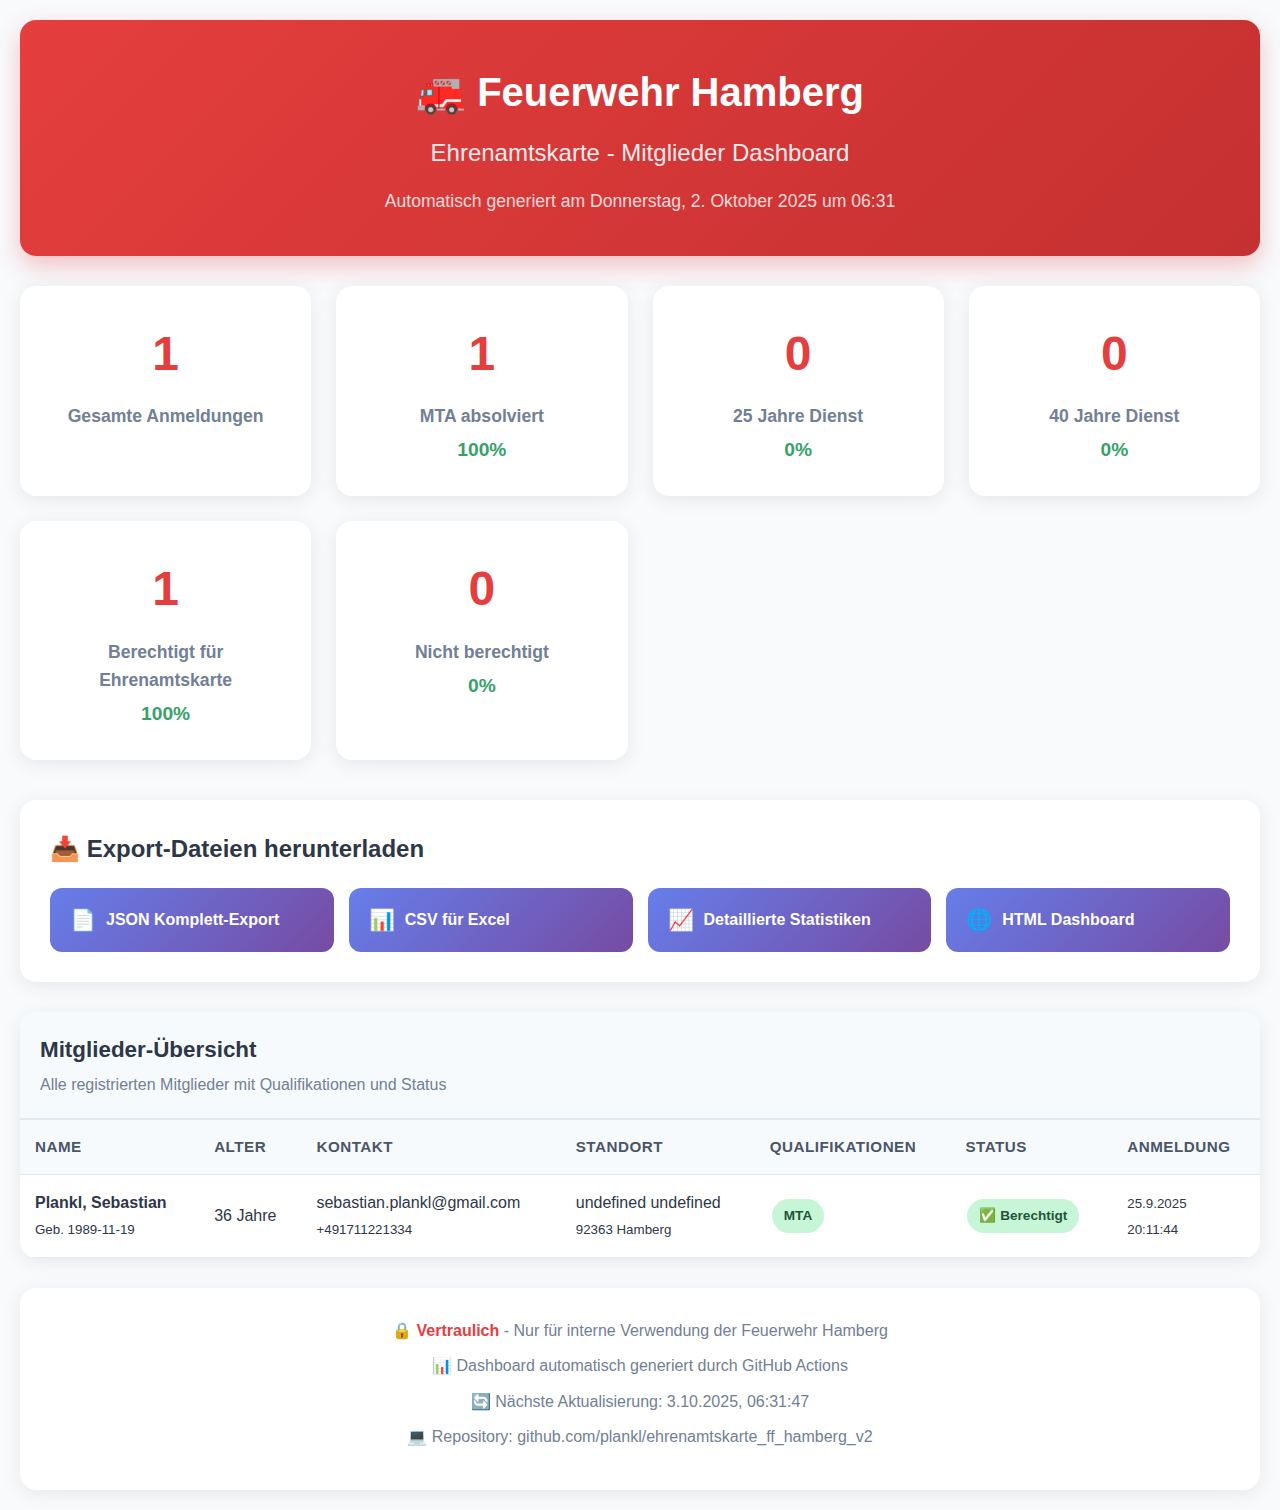
<file: data/backups/20251002_233731_scheduled/exports/overview.html>
<!DOCTYPE html>
<html lang="de">
<head>
    <meta charset="UTF-8">
    <meta name="viewport" content="width=device-width, initial-scale=1.0">
    <title>🚒 Feuerwehr Hamberg - Ehrenamtskarte Dashboard</title>
    <style>
        * { margin: 0; padding: 0; box-sizing: border-box; }
        body { font-family: 'Inter', -apple-system, BlinkMacSystemFont, sans-serif; background: #f8fafc; color: #2d3748; line-height: 1.6; }
        .container { max-width: 1400px; margin: 0 auto; padding: 20px; }
        
        .header { background: linear-gradient(135deg, #e53e3e 0%, #c53030 100%); color: white; padding: 40px; border-radius: 16px; margin-bottom: 30px; text-align: center; box-shadow: 0 10px 25px rgba(229, 62, 62, 0.3); }
        .header h1 { font-size: 2.5em; margin-bottom: 10px; font-weight: 800; }
        .header h2 { font-size: 1.5em; margin-bottom: 15px; font-weight: 400; opacity: 0.9; }
        .header p { font-size: 1.1em; opacity: 0.8; }
        
        .stats-grid { display: grid; grid-template-columns: repeat(auto-fit, minmax(280px, 1fr)); gap: 25px; margin-bottom: 40px; }
        .stat-card { background: white; padding: 30px; border-radius: 16px; box-shadow: 0 4px 20px rgba(0,0,0,0.08); text-align: center; transition: transform 0.3s ease, box-shadow 0.3s ease; }
        .stat-card:hover { transform: translateY(-5px); box-shadow: 0 8px 30px rgba(0,0,0,0.12); }
        .stat-number { font-size: 3em; font-weight: 900; color: #e53e3e; margin-bottom: 10px; }
        .stat-label { color: #718096; font-weight: 600; font-size: 1.1em; }
        .stat-percentage { font-size: 1.2em; color: #38a169; font-weight: 700; margin-top: 5px; }
        
        .export-section { background: white; border-radius: 16px; padding: 30px; margin-bottom: 30px; box-shadow: 0 4px 20px rgba(0,0,0,0.08); }
        .export-title { font-size: 1.5em; font-weight: 700; margin-bottom: 20px; color: #2d3748; }
        .export-links { display: grid; grid-template-columns: repeat(auto-fit, minmax(200px, 1fr)); gap: 15px; }
        .export-link { display: flex; align-items: center; padding: 15px 20px; background: linear-gradient(135deg, #667eea 0%, #764ba2 100%); color: white; text-decoration: none; border-radius: 12px; font-weight: 600; transition: all 0.3s ease; }
        .export-link:hover { transform: translateY(-2px); box-shadow: 0 6px 20px rgba(102, 126, 234, 0.4); }
        .export-link-icon { font-size: 1.3em; margin-right: 10px; }
        
        .table-container { background: white; border-radius: 16px; overflow: hidden; box-shadow: 0 4px 20px rgba(0,0,0,0.08); margin-bottom: 30px; }
        .table-header { background: #f7fafc; padding: 20px; border-bottom: 2px solid #e2e8f0; }
        .table-title { font-size: 1.4em; font-weight: 700; color: #2d3748; }
        .table-subtitle { color: #718096; margin-top: 5px; }
        
        table { width: 100%; border-collapse: collapse; }
        th, td { padding: 15px; text-align: left; border-bottom: 1px solid #e2e8f0; }
        th { background: #f7fafc; font-weight: 700; color: #4a5568; font-size: 0.95em; text-transform: uppercase; letter-spacing: 0.5px; }
        tr:hover { background: #f7fafc; }
        
        .badge { display: inline-block; padding: 6px 12px; border-radius: 20px; font-size: 0.85em; font-weight: 600; margin: 2px; }
        .badge-success { background: #c6f6d5; color: #22543d; }
        .badge-warning { background: #fef5e7; color: #c05621; }
        .badge-info { background: #bee3f8; color: #2c5282; }
        
        .footer { background: white; border-radius: 16px; padding: 30px; text-align: center; color: #718096; box-shadow: 0 4px 20px rgba(0,0,0,0.08); }
        .footer strong { color: #e53e3e; }
        .footer p { margin-bottom: 10px; }
        
        @media (max-width: 768px) {
            .stats-grid { grid-template-columns: 1fr; }
            .export-links { grid-template-columns: 1fr; }
            table { font-size: 0.9em; }
            .header h1 { font-size: 2em; }
            .stat-number { font-size: 2.5em; }
        }
    </style>
</head>
<body>
    <div class="container">
        <div class="header">
            <h1>🚒 Feuerwehr Hamberg</h1>
            <h2>Ehrenamtskarte - Mitglieder Dashboard</h2>
            <p>Automatisch generiert am Donnerstag, 2. Oktober 2025 um 06:31</p>
        </div>
        
        <div class="stats-grid">
            <div class="stat-card">
                <div class="stat-number">1</div>
                <div class="stat-label">Gesamte Anmeldungen</div>
            </div>
            <div class="stat-card">
                <div class="stat-number">1</div>
                <div class="stat-label">MTA absolviert</div>
                <div class="stat-percentage">100%</div>
            </div>
            <div class="stat-card">
                <div class="stat-number">0</div>
                <div class="stat-label">25 Jahre Dienst</div>
                <div class="stat-percentage">0%</div>
            </div>
            <div class="stat-card">
                <div class="stat-number">0</div>
                <div class="stat-label">40 Jahre Dienst</div>
                <div class="stat-percentage">0%</div>
            </div>
            <div class="stat-card">
                <div class="stat-number">1</div>
                <div class="stat-label">Berechtigt für Ehrenamtskarte</div>
                <div class="stat-percentage">100%</div>
            </div>
            <div class="stat-card">
                <div class="stat-number">0</div>
                <div class="stat-label">Nicht berechtigt</div>
                <div class="stat-percentage">0%</div>
            </div>
        </div>
        
        <div class="export-section">
            <div class="export-title">📥 Export-Dateien herunterladen</div>
            <div class="export-links">
                <a href="all_members.json" download class="export-link">
                    <span class="export-link-icon">📄</span>
                    JSON Komplett-Export
                </a>
                <a href="all_members.csv" download class="export-link">
                    <span class="export-link-icon">📊</span>
                    CSV für Excel
                </a>
                <a href="statistical_analysis.json" download class="export-link">
                    <span class="export-link-icon">📈</span>
                    Detaillierte Statistiken
                </a>
                <a href="overview.html" download class="export-link">
                    <span class="export-link-icon">🌐</span>
                    HTML Dashboard
                </a>
            </div>
        </div>
        
        <div class="table-container">
            <div class="table-header">
                <div class="table-title">Mitglieder-Übersicht</div>
                <div class="table-subtitle">Alle registrierten Mitglieder mit Qualifikationen und Status</div>
            </div>
            <table>
                <thead>
                    <tr>
                        <th>Name</th>
                        <th>Alter</th>
                        <th>Kontakt</th>
                        <th>Standort</th>
                        <th>Qualifikationen</th>
                        <th>Status</th>
                        <th>Anmeldung</th>
                    </tr>
                </thead>
                <tbody>
                    
                        <tr>
                            <td>
                                <strong>Plankl, Sebastian</strong><br>
                                <small>Geb. 1989-11-19</small>
                            </td>
                            <td>36 Jahre</td>
                            <td>
                                sebastian.plankl@gmail.com<br>
                                <small>+491711221334</small>
                            </td>
                            <td>
                                undefined undefined<br>
                                <small>92363 Hamberg</small>
                            </td>
                            <td>
                                <span class="badge badge-success">MTA</span>
                                
                                
                                
                            </td>
                            <td>
                                <span class="badge badge-success">✅ Berechtigt</span>
                            </td>
                            <td>
                                <small>25.9.2025</small><br>
                                <small>20:11:44</small>
                            </td>
                        </tr>
                        
                </tbody>
            </table>
        </div>
        
        <div class="footer">
            <p>🔒 <strong>Vertraulich</strong> - Nur für interne Verwendung der Feuerwehr Hamberg</p>
            <p>📊 Dashboard automatisch generiert durch GitHub Actions</p>
            <p>🔄 Nächste Aktualisierung: 3.10.2025, 06:31:47</p>
            <p>💻 Repository: github.com/plankl/ehrenamtskarte_ff_hamberg_v2</p>
        </div>
    </div>
</body>
</html>
</file>
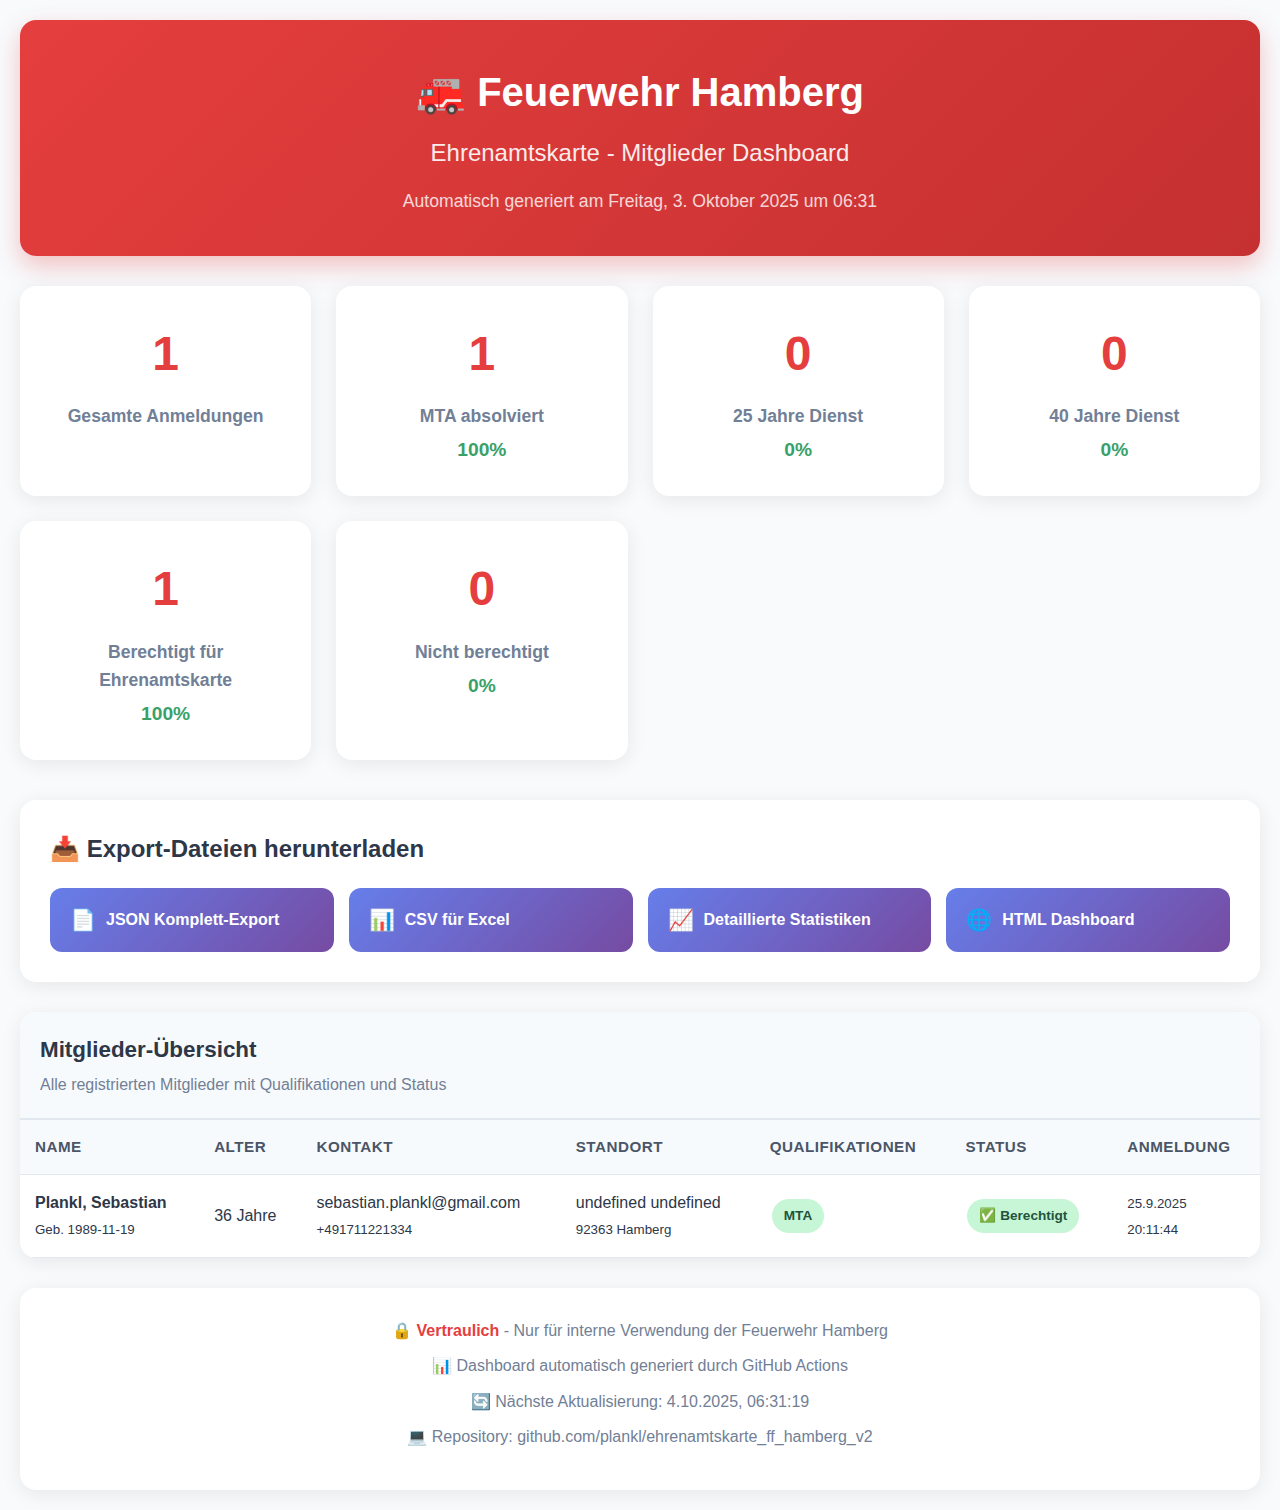
<file: data/backups/20251003_233705_scheduled/exports/overview.html>
<!DOCTYPE html>
<html lang="de">
<head>
    <meta charset="UTF-8">
    <meta name="viewport" content="width=device-width, initial-scale=1.0">
    <title>🚒 Feuerwehr Hamberg - Ehrenamtskarte Dashboard</title>
    <style>
        * { margin: 0; padding: 0; box-sizing: border-box; }
        body { font-family: 'Inter', -apple-system, BlinkMacSystemFont, sans-serif; background: #f8fafc; color: #2d3748; line-height: 1.6; }
        .container { max-width: 1400px; margin: 0 auto; padding: 20px; }
        
        .header { background: linear-gradient(135deg, #e53e3e 0%, #c53030 100%); color: white; padding: 40px; border-radius: 16px; margin-bottom: 30px; text-align: center; box-shadow: 0 10px 25px rgba(229, 62, 62, 0.3); }
        .header h1 { font-size: 2.5em; margin-bottom: 10px; font-weight: 800; }
        .header h2 { font-size: 1.5em; margin-bottom: 15px; font-weight: 400; opacity: 0.9; }
        .header p { font-size: 1.1em; opacity: 0.8; }
        
        .stats-grid { display: grid; grid-template-columns: repeat(auto-fit, minmax(280px, 1fr)); gap: 25px; margin-bottom: 40px; }
        .stat-card { background: white; padding: 30px; border-radius: 16px; box-shadow: 0 4px 20px rgba(0,0,0,0.08); text-align: center; transition: transform 0.3s ease, box-shadow 0.3s ease; }
        .stat-card:hover { transform: translateY(-5px); box-shadow: 0 8px 30px rgba(0,0,0,0.12); }
        .stat-number { font-size: 3em; font-weight: 900; color: #e53e3e; margin-bottom: 10px; }
        .stat-label { color: #718096; font-weight: 600; font-size: 1.1em; }
        .stat-percentage { font-size: 1.2em; color: #38a169; font-weight: 700; margin-top: 5px; }
        
        .export-section { background: white; border-radius: 16px; padding: 30px; margin-bottom: 30px; box-shadow: 0 4px 20px rgba(0,0,0,0.08); }
        .export-title { font-size: 1.5em; font-weight: 700; margin-bottom: 20px; color: #2d3748; }
        .export-links { display: grid; grid-template-columns: repeat(auto-fit, minmax(200px, 1fr)); gap: 15px; }
        .export-link { display: flex; align-items: center; padding: 15px 20px; background: linear-gradient(135deg, #667eea 0%, #764ba2 100%); color: white; text-decoration: none; border-radius: 12px; font-weight: 600; transition: all 0.3s ease; }
        .export-link:hover { transform: translateY(-2px); box-shadow: 0 6px 20px rgba(102, 126, 234, 0.4); }
        .export-link-icon { font-size: 1.3em; margin-right: 10px; }
        
        .table-container { background: white; border-radius: 16px; overflow: hidden; box-shadow: 0 4px 20px rgba(0,0,0,0.08); margin-bottom: 30px; }
        .table-header { background: #f7fafc; padding: 20px; border-bottom: 2px solid #e2e8f0; }
        .table-title { font-size: 1.4em; font-weight: 700; color: #2d3748; }
        .table-subtitle { color: #718096; margin-top: 5px; }
        
        table { width: 100%; border-collapse: collapse; }
        th, td { padding: 15px; text-align: left; border-bottom: 1px solid #e2e8f0; }
        th { background: #f7fafc; font-weight: 700; color: #4a5568; font-size: 0.95em; text-transform: uppercase; letter-spacing: 0.5px; }
        tr:hover { background: #f7fafc; }
        
        .badge { display: inline-block; padding: 6px 12px; border-radius: 20px; font-size: 0.85em; font-weight: 600; margin: 2px; }
        .badge-success { background: #c6f6d5; color: #22543d; }
        .badge-warning { background: #fef5e7; color: #c05621; }
        .badge-info { background: #bee3f8; color: #2c5282; }
        
        .footer { background: white; border-radius: 16px; padding: 30px; text-align: center; color: #718096; box-shadow: 0 4px 20px rgba(0,0,0,0.08); }
        .footer strong { color: #e53e3e; }
        .footer p { margin-bottom: 10px; }
        
        @media (max-width: 768px) {
            .stats-grid { grid-template-columns: 1fr; }
            .export-links { grid-template-columns: 1fr; }
            table { font-size: 0.9em; }
            .header h1 { font-size: 2em; }
            .stat-number { font-size: 2.5em; }
        }
    </style>
</head>
<body>
    <div class="container">
        <div class="header">
            <h1>🚒 Feuerwehr Hamberg</h1>
            <h2>Ehrenamtskarte - Mitglieder Dashboard</h2>
            <p>Automatisch generiert am Freitag, 3. Oktober 2025 um 06:31</p>
        </div>
        
        <div class="stats-grid">
            <div class="stat-card">
                <div class="stat-number">1</div>
                <div class="stat-label">Gesamte Anmeldungen</div>
            </div>
            <div class="stat-card">
                <div class="stat-number">1</div>
                <div class="stat-label">MTA absolviert</div>
                <div class="stat-percentage">100%</div>
            </div>
            <div class="stat-card">
                <div class="stat-number">0</div>
                <div class="stat-label">25 Jahre Dienst</div>
                <div class="stat-percentage">0%</div>
            </div>
            <div class="stat-card">
                <div class="stat-number">0</div>
                <div class="stat-label">40 Jahre Dienst</div>
                <div class="stat-percentage">0%</div>
            </div>
            <div class="stat-card">
                <div class="stat-number">1</div>
                <div class="stat-label">Berechtigt für Ehrenamtskarte</div>
                <div class="stat-percentage">100%</div>
            </div>
            <div class="stat-card">
                <div class="stat-number">0</div>
                <div class="stat-label">Nicht berechtigt</div>
                <div class="stat-percentage">0%</div>
            </div>
        </div>
        
        <div class="export-section">
            <div class="export-title">📥 Export-Dateien herunterladen</div>
            <div class="export-links">
                <a href="all_members.json" download class="export-link">
                    <span class="export-link-icon">📄</span>
                    JSON Komplett-Export
                </a>
                <a href="all_members.csv" download class="export-link">
                    <span class="export-link-icon">📊</span>
                    CSV für Excel
                </a>
                <a href="statistical_analysis.json" download class="export-link">
                    <span class="export-link-icon">📈</span>
                    Detaillierte Statistiken
                </a>
                <a href="overview.html" download class="export-link">
                    <span class="export-link-icon">🌐</span>
                    HTML Dashboard
                </a>
            </div>
        </div>
        
        <div class="table-container">
            <div class="table-header">
                <div class="table-title">Mitglieder-Übersicht</div>
                <div class="table-subtitle">Alle registrierten Mitglieder mit Qualifikationen und Status</div>
            </div>
            <table>
                <thead>
                    <tr>
                        <th>Name</th>
                        <th>Alter</th>
                        <th>Kontakt</th>
                        <th>Standort</th>
                        <th>Qualifikationen</th>
                        <th>Status</th>
                        <th>Anmeldung</th>
                    </tr>
                </thead>
                <tbody>
                    
                        <tr>
                            <td>
                                <strong>Plankl, Sebastian</strong><br>
                                <small>Geb. 1989-11-19</small>
                            </td>
                            <td>36 Jahre</td>
                            <td>
                                sebastian.plankl@gmail.com<br>
                                <small>+491711221334</small>
                            </td>
                            <td>
                                undefined undefined<br>
                                <small>92363 Hamberg</small>
                            </td>
                            <td>
                                <span class="badge badge-success">MTA</span>
                                
                                
                                
                            </td>
                            <td>
                                <span class="badge badge-success">✅ Berechtigt</span>
                            </td>
                            <td>
                                <small>25.9.2025</small><br>
                                <small>20:11:44</small>
                            </td>
                        </tr>
                        
                </tbody>
            </table>
        </div>
        
        <div class="footer">
            <p>🔒 <strong>Vertraulich</strong> - Nur für interne Verwendung der Feuerwehr Hamberg</p>
            <p>📊 Dashboard automatisch generiert durch GitHub Actions</p>
            <p>🔄 Nächste Aktualisierung: 4.10.2025, 06:31:19</p>
            <p>💻 Repository: github.com/plankl/ehrenamtskarte_ff_hamberg_v2</p>
        </div>
    </div>
</body>
</html>
</file>
<file: styles.css>
/* ========================================= */
/* FEUERWEHR HAMBERG - MODERN DESIGN SYSTEM */
/* ========================================= */

/* CSS Custom Properties für Theme System */
:root {
  /* Light Theme Colors */
  --bg-primary: #ffffff;
  --bg-secondary: #f8fafc;
  --bg-tertiary: #f1f5f9;
  --bg-hero: linear-gradient(135deg, #e53e3e 0%, #3182ce 100%);
  --bg-card: rgba(255, 255, 255, 0.95);
  --bg-glass: rgba(255, 255, 255, 0.25);
  
  --text-primary: #1a202c;
  --text-secondary: #4a5568;
  --text-muted: #718096;
  --text-inverse: #ffffff;
  
  --border-color: #e2e8f0;
  --border-focus: #3182ce;
  --shadow-sm: 0 1px 2px 0 rgba(0, 0, 0, 0.05);
  --shadow-md: 0 4px 6px -1px rgba(0, 0, 0, 0.1);
  --shadow-lg: 0 10px 15px -3px rgba(0, 0, 0, 0.1);
  --shadow-xl: 0 20px 25px -5px rgba(0, 0, 0, 0.1);
  
  /* Brand Colors */
  --ff-red: #e53e3e;
  --ff-red-dark: #c53030;
  --ff-red-light: #feb2b2;
  --ff-blue: #3182ce;
  --ff-blue-dark: #2b6cb0;
  --ff-blue-light: #90cdf4;
  --ff-gold: #d69e2e;
  --ff-gold-dark: #b7791f;
  --ff-gold-light: #f6e05e;
  
  /* Spacing System (8px grid) */
  --space-1: 0.25rem;   /* 4px */
  --space-2: 0.5rem;    /* 8px */
  --space-3: 0.75rem;   /* 12px */
  --space-4: 1rem;      /* 16px */
  --space-5: 1.25rem;   /* 20px */
  --space-6: 1.5rem;    /* 24px */
  --space-8: 2rem;      /* 32px */
  --space-10: 2.5rem;   /* 40px */
  --space-12: 3rem;     /* 48px */
  --space-16: 4rem;     /* 64px */
  --space-20: 5rem;     /* 80px */
  
  /* Typography */
  --font-family-primary: 'Inter', -apple-system, BlinkMacSystemFont, 'Segoe UI', sans-serif;
  --font-family-display: 'Space Grotesk', var(--font-family-primary);
  
  --font-size-xs: 0.75rem;    /* 12px */
  --font-size-sm: 0.875rem;   /* 14px */
  --font-size-base: 1rem;     /* 16px */
  --font-size-lg: 1.125rem;   /* 18px */
  --font-size-xl: 1.25rem;    /* 20px */
  --font-size-2xl: 1.5rem;    /* 24px */
  --font-size-3xl: 1.875rem;  /* 30px */
  --font-size-4xl: 2.25rem;   /* 36px */
  --font-size-5xl: 3rem;      /* 48px */
  
  /* Border Radius */
  --radius-sm: 0.375rem;      /* 6px */
  --radius-md: 0.5rem;        /* 8px */
  --radius-lg: 0.75rem;       /* 12px */
  --radius-xl: 1rem;          /* 16px */
  --radius-2xl: 1.5rem;       /* 24px */
  --radius-full: 9999px;
  
  /* Transitions */
  --transition-fast: 150ms cubic-bezier(0.4, 0, 0.2, 1);
  --transition-base: 250ms cubic-bezier(0.4, 0, 0.2, 1);
  --transition-slow: 350ms cubic-bezier(0.4, 0, 0.2, 1);
  
  /* Z-Index Scale */
  --z-dropdown: 1000;
  --z-sticky: 1020;
  --z-fixed: 1030;
  --z-modal-backdrop: 1040;
  --z-modal: 1050;
  --z-popover: 1060;
  --z-tooltip: 1070;
  --z-toast: 1080;
}

/* Dark Theme Colors */
[data-theme="dark"] {
  --bg-primary: #1a202c;
  --bg-secondary: #2d3748;
  --bg-tertiary: #4a5568;
  --bg-hero: linear-gradient(135deg, #c53030 0%, #2b6cb0 100%);
  --bg-card: rgba(45, 55, 72, 0.95);
  --bg-glass: rgba(45, 55, 72, 0.25);
  
  --text-primary: #f7fafc;
  --text-secondary: #e2e8f0;
  --text-muted: #a0aec0;
  --text-inverse: #1a202c;
  
  --border-color: #4a5568;
  --border-focus: #63b3ed;
  --shadow-sm: 0 1px 2px 0 rgba(0, 0, 0, 0.3);
  --shadow-md: 0 4px 6px -1px rgba(0, 0, 0, 0.4);
  --shadow-lg: 0 10px 15px -3px rgba(0, 0, 0, 0.4);
  --shadow-xl: 0 20px 25px -5px rgba(0, 0, 0, 0.5);
}

/* ========================================= */
/* BASE STYLES */
/* ========================================= */

* {
  margin: 0;
  padding: 0;
  box-sizing: border-box;
}

*:focus {
  outline: 2px solid var(--border-focus);
  outline-offset: 2px;
}

html {
  scroll-behavior: smooth;
  font-size: 16px;
}

body {
  font-family: var(--font-family-primary);
  font-size: var(--font-size-base);
  line-height: 1.6;
  color: var(--text-primary);
  background: var(--bg-primary);
  transition: background-color var(--transition-base), color var(--transition-base);
  min-height: 100vh;
  overflow-x: hidden;
}

/* ========================================= */
/* ANIMATED BACKGROUND */
/* ========================================= */

.bg-animation {
  position: fixed;
  top: 0;
  left: 0;
  right: 0;
  bottom: 0;
  z-index: -1;
  overflow: hidden;
}

.bg-gradient {
  position: absolute;
  top: 0;
  left: 0;
  right: 0;
  bottom: 0;
  background: var(--bg-hero);
  opacity: 0.05;
  animation: gradientShift 20s ease-in-out infinite;
}

.fire-particle {
  position: absolute;
  width: 4px;
  height: 4px;
  background: var(--ff-red);
  border-radius: var(--radius-full);
  opacity: 0.6;
  animation: floatUp 15s infinite linear;
}

.fire-particle:nth-child(1) {
  left: 10%;
  animation-delay: 0s;
  animation-duration: 12s;
}

.fire-particle:nth-child(2) {
  left: 25%;
  animation-delay: 2s;
  animation-duration: 18s;
}

.fire-particle:nth-child(3) {
  left: 50%;
  animation-delay: 4s;
  animation-duration: 15s;
}

.fire-particle:nth-child(4) {
  left: 75%;
  animation-delay: 6s;
  animation-duration: 20s;
}

.fire-particle:nth-child(5) {
  left: 90%;
  animation-delay: 8s;
  animation-duration: 14s;
}

@keyframes floatUp {
  0% {
    transform: translateY(100vh) scale(0);
    opacity: 0;
  }
  10% {
    opacity: 0.6;
    transform: scale(1);
  }
  90% {
    opacity: 0.6;
  }
  100% {
    transform: translateY(-10vh) scale(0);
    opacity: 0;
  }
}

@keyframes gradientShift {
  0%, 100% {
    transform: scale(1) rotate(0deg);
  }
  50% {
    transform: scale(1.1) rotate(2deg);
  }
}

/* ========================================= */
/* THEME TOGGLE */
/* ========================================= */

.theme-toggle {
  position: fixed;
  top: var(--space-6);
  right: var(--space-6);
  z-index: var(--z-fixed);
  background: var(--bg-card);
  border: 1px solid var(--border-color);
  border-radius: var(--radius-full);
  padding: var(--space-2);
  cursor: pointer;
  transition: all var(--transition-base);
  backdrop-filter: blur(10px);
  box-shadow: var(--shadow-lg);
}

.theme-toggle:hover {
  transform: scale(1.05);
  box-shadow: var(--shadow-xl);
}

.toggle-track {
  width: 50px;
  height: 24px;
  background: var(--bg-tertiary);
  border-radius: var(--radius-full);
  position: relative;
  transition: background-color var(--transition-base);
}

.toggle-thumb {
  position: absolute;
  top: 2px;
  left: 2px;
  width: 20px;
  height: 20px;
  background: var(--ff-red);
  border-radius: var(--radius-full);
  transition: transform var(--transition-base);
  display: flex;
  align-items: center;
  justify-content: center;
  font-size: 10px;
}

[data-theme="dark"] .toggle-thumb {
  transform: translateX(26px);
  background: var(--ff-blue);
}

.toggle-icon {
  position: absolute;
  transition: opacity var(--transition-base);
}

.dark-icon {
  opacity: 0;
}

[data-theme="dark"] .light-icon {
  opacity: 0;
}

[data-theme="dark"] .dark-icon {
  opacity: 1;
}

/* ========================================= */
/* MAIN CONTAINER */
/* ========================================= */

.app-container {
  max-width: 1200px;
  margin: 0 auto;
  padding: var(--space-4);
  position: relative;
}

@media (min-width: 768px) {
  .app-container {
    padding: var(--space-8);
  }
}

/* ========================================= */
/* HERO SECTION */
/* ========================================= */

.hero-section {
  background: var(--bg-card);
  border-radius: var(--radius-2xl);
  margin-bottom: var(--space-8);
  overflow: hidden;
  position: relative;
  backdrop-filter: blur(20px);
  border: 1px solid var(--border-color);
  box-shadow: var(--shadow-xl);
}

.hero-content {
  padding: var(--space-12) var(--space-6);
  text-align: center;
  position: relative;
  z-index: 2;
}

@media (min-width: 768px) {
  .hero-content {
    padding: var(--space-16) var(--space-12);
  }
}

.logo-container {
  margin-bottom: var(--space-8);
  display: flex;
  justify-content: center;
}

.logo-badge {
  position: relative;
  width: 120px;
  height: 120px;
  display: flex;
  align-items: center;
  justify-content: center;
}

.logo-icon {
  font-size: 4rem;
  z-index: 2;
  position: relative;
  animation: logoFloat 3s ease-in-out infinite;
}

.logo-pulse {
  position: absolute;
  top: 0;
  left: 0;
  right: 0;
  bottom: 0;
  background: radial-gradient(circle, var(--ff-red) 0%, transparent 70%);
  border-radius: var(--radius-full);
  opacity: 0.2;
  animation: logoPulse 2s ease-in-out infinite;
}

@keyframes logoFloat {
  0%, 100% {
    transform: translateY(0px);
  }
  50% {
    transform: translateY(-10px);
  }
}

@keyframes logoPulse {
  0%, 100% {
    transform: scale(1);
    opacity: 0.2;
  }
  50% {
    transform: scale(1.2);
    opacity: 0.1;
  }
}

.hero-text {
  margin-bottom: var(--space-8);
}

.hero-title {
  font-family: var(--font-family-display);
  margin-bottom: var(--space-4);
}

.title-primary {
  display: block;
  font-size: var(--font-size-4xl);
  font-weight: 800;
  background: var(--bg-hero);
  -webkit-background-clip: text;
  -webkit-text-fill-color: transparent;
  background-clip: text;
  color: transparent;
  margin-bottom: var(--space-2);
}

.title-secondary {
  display: block;
  font-size: var(--font-size-xl);
  font-weight: 500;
  color: var(--text-secondary);
}

.hero-subtitle {
  font-size: var(--font-size-lg);
  color: var(--text-muted);
  max-width: 600px;
  margin: 0 auto;
  line-height: 1.7;
}

.hero-badges {
  display: flex;
  justify-content: center;
  align-items: center;
  flex-wrap: wrap;
  gap: var(--space-4);
}

.badge-item {
  display: flex;
  align-items: center;
  gap: var(--space-2);
  padding: var(--space-3) var(--space-4);
  background: var(--bg-glass);
  border-radius: var(--radius-lg);
  backdrop-filter: blur(10px);
  border: 1px solid var(--border-color);
  transition: transform var(--transition-base);
}

.badge-item:hover {
  transform: translateY(-2px);
}

.badge-icon {
  font-size: var(--font-size-lg);
}

.badge-text {
  font-size: var(--font-size-sm);
  font-weight: 600;
  color: var(--text-secondary);
}

.badge-divider {
  width: 1px;
  height: 24px;
  background: var(--border-color);
}

/* ========================================= */
/* TAB NAVIGATION */
/* ========================================= */

.tab-navigation {
  margin-bottom: var(--space-8);
  position: sticky;
  top: var(--space-4);
  z-index: var(--z-sticky);
}

.nav-container {
  display: flex;
  background: var(--bg-card);
  border-radius: var(--radius-xl);
  padding: var(--space-1);
  border: 1px solid var(--border-color);
  backdrop-filter: blur(20px);
  box-shadow: var(--shadow-md);
}

.tab-btn {
  flex: 1;
  background: transparent;
  border: none;
  padding: var(--space-4) var(--space-6);
  border-radius: var(--radius-lg);
  font-size: var(--font-size-base);
  font-weight: 500;
  color: var(--text-secondary);
  cursor: pointer;
  transition: all var(--transition-base);
  position: relative;
  display: flex;
  align-items: center;
  justify-content: center;
  gap: var(--space-2);
}

.tab-btn.active {
  background: var(--ff-red);
  color: var(--text-inverse);
  box-shadow: var(--shadow-md);
}

.tab-btn:hover:not(.active) {
  background: var(--bg-tertiary);
  color: var(--text-primary);
}

.tab-icon {
  font-size: var(--font-size-lg);
}

.tab-text {
  font-weight: 600;
}

@media (max-width: 767px) {
  .tab-text {
    display: none;
  }
}

/* ========================================= */
/* FORM STYLES */
/* ========================================= */

.tab-content {
  display: none;
}

.tab-content.active {
  display: block;
  animation: fadeInUp 0.3s ease-out;
}

@keyframes fadeInUp {
  from {
    opacity: 0;
    transform: translateY(20px);
  }
  to {
    opacity: 1;
    transform: translateY(0);
  }
}

.form-container, .info-container {
  background: var(--bg-card);
  border-radius: var(--radius-2xl);
  padding: var(--space-8);
  border: 1px solid var(--border-color);
  backdrop-filter: blur(20px);
  box-shadow: var(--shadow-xl);
}

.form-header, .info-header {
  text-align: center;
  margin-bottom: var(--space-10);
}

.form-header h2, .info-header h2 {
  font-family: var(--font-family-display);
  font-size: var(--font-size-3xl);
  font-weight: 700;
  color: var(--text-primary);
  margin-bottom: var(--space-2);
}

.form-header p, .info-header p {
  color: var(--text-muted);
  font-size: var(--font-size-lg);
}

.modern-form {
  max-width: 800px;
  margin: 0 auto;
}

.form-section {
  margin-bottom: var(--space-12);
  padding-bottom: var(--space-8);
  border-bottom: 1px solid var(--border-color);
}

.form-section:last-child {
  border-bottom: none;
  margin-bottom: 0;
}

.section-title {
  display: flex;
  align-items: center;
  gap: var(--space-3);
  font-family: var(--font-family-display);
  font-size: var(--font-size-2xl);
  font-weight: 600;
  color: var(--text-primary);
  margin-bottom: var(--space-6);
}

.section-icon {
  font-size: var(--font-size-2xl);
}

.section-subtitle {
  color: var(--text-muted);
  margin-bottom: var(--space-6);
  font-size: var(--font-size-base);
}

.form-grid {
  display: grid;
  gap: var(--space-6);
  grid-template-columns: 1fr;
}

@media (min-width: 768px) {
  .form-grid {
    grid-template-columns: repeat(2, 1fr);
  }
  
  .form-field.full-width {
    grid-column: 1 / -1;
  }
}

.form-field {
  position: relative;
}

.field-label {
  display: block;
  font-size: var(--font-size-sm);
  font-weight: 600;
  color: var(--text-secondary);
  margin-bottom: var(--space-2);
  transition: color var(--transition-base);
}

.field-input {
  width: 100%;
  padding: var(--space-4);
  font-size: var(--font-size-base);
  color: var(--text-primary);
  background: var(--bg-secondary);
  border: 2px solid var(--border-color);
  border-radius: var(--radius-lg);
  transition: all var(--transition-base);
  font-family: inherit;
}

.field-input:focus {
  border-color: var(--border-focus);
  background: var(--bg-primary);
  box-shadow: 0 0 0 3px rgba(49, 130, 206, 0.1);
}

.field-input:focus + .field-border {
  transform: scaleX(1);
}

.field-border {
  position: absolute;
  bottom: 0;
  left: 0;
  right: 0;
  height: 2px;
  background: var(--ff-red);
  transform: scaleX(0);
  transition: transform var(--transition-base);
  border-radius: var(--radius-sm);
}

.field-hint {
  display: block;
  font-size: var(--font-size-xs);
  color: var(--text-muted);
  margin-top: var(--space-1);
}

/* ========================================= */
/* QUALIFICATIONS SECTION */
/* ========================================= */

.qualifications-container {
  display: grid;
  gap: var(--space-8);
}

.qual-category {
  background: var(--bg-secondary);
  border-radius: var(--radius-xl);
  padding: var(--space-6);
  border: 1px solid var(--border-color);
  transition: all var(--transition-base);
}

.qual-category:hover {
  transform: translateY(-2px);
  box-shadow: var(--shadow-lg);
}

.qual-category-title {
  font-size: var(--font-size-lg);
  font-weight: 600;
  color: var(--text-primary);
  margin-bottom: var(--space-4);
  display: flex;
  align-items: center;
  gap: var(--space-2);
}

.qual-category-title::before {
  content: '';
  width: 4px;
  height: 20px;
  background: var(--ff-red);
  border-radius: var(--radius-sm);
}

.qual-grid {
  display: grid;
  gap: var(--space-3);
  grid-template-columns: 1fr;
}

@media (min-width: 640px) {
  .qual-grid {
    grid-template-columns: repeat(2, 1fr);
  }
}

@media (min-width: 1024px) {
  .qual-grid {
    grid-template-columns: repeat(3, 1fr);
  }
}

.qual-item {
  display: flex;
  align-items: center;
  gap: var(--space-3);
  padding: var(--space-3);
  background: var(--bg-primary);
  border-radius: var(--radius-lg);
  border: 1px solid var(--border-color);
  cursor: pointer;
  transition: all var(--transition-base);
  position: relative;
}

.qual-item:hover {
  background: var(--bg-tertiary);
  border-color: var(--ff-red);
  transform: translateY(-1px);
}

.qual-item input[type="checkbox"] {
  display: none;
}

.qual-checkbox {
  width: 20px;
  height: 20px;
  border: 2px solid var(--border-color);
  border-radius: var(--radius-sm);
  display: flex;
  align-items: center;
  justify-content: center;
  transition: all var(--transition-base);
  flex-shrink: 0;
}

.qual-item input[type="checkbox"]:checked + .qual-checkbox {
  background: var(--ff-red);
  border-color: var(--ff-red);
}

.qual-item input[type="checkbox"]:checked + .qual-checkbox::after {
  content: '✓';
  color: white;
  font-size: var(--font-size-sm);
  font-weight: 700;
}

.qual-text {
  font-size: var(--font-size-sm);
  color: var(--text-primary);
  font-weight: 500;
  line-height: 1.4;
}

/* ========================================= */
/* BUTTONS & FORM ACTIONS */
/* ========================================= */

.form-actions {
  display: flex;
  gap: var(--space-4);
  justify-content: center;
  margin-top: var(--space-10);
  flex-wrap: wrap;
}

.btn {
  display: inline-flex;
  align-items: center;
  gap: var(--space-2);
  padding: var(--space-4) var(--space-6);
  font-size: var(--font-size-base);
  font-weight: 600;
  border: none;
  border-radius: var(--radius-lg);
  cursor: pointer;
  transition: all var(--transition-base);
  text-decoration: none;
  position: relative;
  overflow: hidden;
  min-width: 160px;
  justify-content: center;
}

.btn::before {
  content: '';
  position: absolute;
  top: 0;
  left: -100%;
  width: 100%;
  height: 100%;
  background: linear-gradient(90deg, transparent, rgba(255,255,255,0.2), transparent);
  transition: left var(--transition-slow);
}

.btn:hover::before {
  left: 100%;
}

.btn-primary {
  background: var(--ff-red);
  color: var(--text-inverse);
  box-shadow: var(--shadow-md);
}

.btn-primary:hover {
  background: var(--ff-red-dark);
  transform: translateY(-2px);
  box-shadow: var(--shadow-lg);
}

.btn-secondary {
  background: var(--bg-tertiary);
  color: var(--text-primary);
  border: 1px solid var(--border-color);
}

.btn-secondary:hover {
  background: var(--bg-secondary);
  transform: translateY(-2px);
  box-shadow: var(--shadow-md);
}

.btn-success {
  background: #38a169;
  color: var(--text-inverse);
}

.btn-success:hover {
  background: #2f855a;
  transform: translateY(-2px);
  box-shadow: var(--shadow-lg);
}

.btn-icon {
  font-size: var(--font-size-lg);
}

/* ========================================= */
/* INFO GRID */
/* ========================================= */

.info-grid {
  display: grid;
  gap: var(--space-6);
  grid-template-columns: 1fr;
}

@media (min-width: 768px) {
  .info-grid {
    grid-template-columns: repeat(2, 1fr);
  }
}

@media (min-width: 1024px) {
  .info-grid {
    grid-template-columns: repeat(3, 1fr);
  }
}

.info-card {
  background: var(--bg-secondary);
  border-radius: var(--radius-xl);
  padding: var(--space-6);
  border: 1px solid var(--border-color);
  transition: all var(--transition-base);
}

.info-card:hover {
  transform: translateY(-4px);
  box-shadow: var(--shadow-lg);
}

.info-icon {
  font-size: var(--font-size-3xl);
  margin-bottom: var(--space-4);
  display: block;
}

.info-card h3 {
  font-size: var(--font-size-lg);
  font-weight: 600;
  color: var(--text-primary);
  margin-bottom: var(--space-3);
}

.info-card p {
  color: var(--text-secondary);
  line-height: 1.6;
  margin-bottom: var(--space-3);
}

.info-card ul {
  list-style: none;
  padding: 0;
}

.info-card li {
  color: var(--text-secondary);
  margin-bottom: var(--space-2);
  padding-left: var(--space-5);
  position: relative;
}

.info-card li::before {
  content: '•';
  color: var(--ff-red);
  font-weight: bold;
  position: absolute;
  left: 0;
}

/* ========================================= */
/* MODAL STYLES */
/* ========================================= */

.modal-overlay {
  display: none;
  position: fixed;
  top: 0;
  left: 0;
  right: 0;
  bottom: 0;
  background: rgba(0, 0, 0, 0.75);
  backdrop-filter: blur(4px);
  z-index: var(--z-modal);
  animation: fadeIn var(--transition-base);
}

.modal-overlay.active {
  display: flex;
  align-items: center;
  justify-content: center;
  padding: var(--space-4);
}

.modal-container {
  background: var(--bg-card);
  border-radius: var(--radius-2xl);
  border: 1px solid var(--border-color);
  box-shadow: var(--shadow-xl);
  max-width: 600px;
  width: 100%;
  max-height: 90vh;
  overflow: hidden;
  animation: modalSlideIn var(--transition-base);
}

@keyframes fadeIn {
  from { opacity: 0; }
  to { opacity: 1; }
}

@keyframes modalSlideIn {
  from {
    opacity: 0;
    transform: translateY(-20px) scale(0.95);
  }
  to {
    opacity: 1;
    transform: translateY(0) scale(1);
  }
}

.modal-header {
  display: flex;
  align-items: center;
  justify-content: space-between;
  padding: var(--space-6);
  border-bottom: 1px solid var(--border-color);
}

.modal-header h3 {
  font-size: var(--font-size-xl);
  font-weight: 600;
  color: var(--text-primary);
}

.modal-close {
  background: none;
  border: none;
  font-size: var(--font-size-2xl);
  color: var(--text-muted);
  cursor: pointer;
  padding: var(--space-1);
  border-radius: var(--radius-md);
  transition: all var(--transition-base);
}

.modal-close:hover {
  background: var(--bg-tertiary);
  color: var(--text-primary);
}

.modal-body {
  padding: var(--space-6);
  max-height: 60vh;
  overflow-y: auto;
}

.modal-footer {
  display: flex;
  gap: var(--space-3);
  padding: var(--space-6);
  border-top: 1px solid var(--border-color);
  justify-content: flex-end;
}

/* ========================================= */
/* STATUS MESSAGES */
/* ========================================= */

.status-overlay {
  position: fixed;
  top: var(--space-6);
  left: 50%;
  transform: translateX(-50%);
  z-index: var(--z-toast);
  padding: var(--space-4) var(--space-6);
  border-radius: var(--radius-lg);
  font-weight: 500;
  box-shadow: var(--shadow-lg);
  backdrop-filter: blur(10px);
  display: none;
  animation: statusSlideIn var(--transition-base);
}

.status-overlay.show {
  display: block;
}

.status-overlay.success {
  background: rgba(56, 161, 105, 0.9);
  color: white;
  border: 1px solid #38a169;
}

.status-overlay.error {
  background: rgba(229, 62, 62, 0.9);
  color: white;
  border: 1px solid #e53e3e;
}

.status-overlay.info {
  background: rgba(49, 130, 206, 0.9);
  color: white;
  border: 1px solid #3182ce;
}

@keyframes statusSlideIn {
  from {
    opacity: 0;
    transform: translateX(-50%) translateY(-20px);
  }
  to {
    opacity: 1;
    transform: translateX(-50%) translateY(0);
  }
}

/* ========================================= */
/* RESPONSIVE DESIGN */
/* ========================================= */

@media (max-width: 767px) {
  .hero-content {
    padding: var(--space-8) var(--space-4);
  }
  
  .title-primary {
    font-size: var(--font-size-3xl);
  }
  
  .hero-badges {
    flex-direction: column;
    align-items: center;
  }
  
  .badge-divider {
    width: 24px;
    height: 1px;
  }
  
  .form-container, .info-container {
    padding: var(--space-6) var(--space-4);
  }
  
  .form-actions {
    flex-direction: column;
  }
  
  .btn {
    width: 100%;
  }
  
  .modal-footer {
    flex-direction: column-reverse;
  }
  
  .modal-footer .btn {
    width: 100%;
  }
}

/* ========================================= */
/* ACCESSIBILITY & MOTION */
/* ========================================= */

@media (prefers-reduced-motion: reduce) {
  *,
  *::before,
  *::after {
    animation-duration: 0.01ms !important;
    animation-iteration-count: 1 !important;
    transition-duration: 0.01ms !important;
  }
  
  .fire-particle {
    display: none;
  }
}

.sr-only {
  position: absolute;
  width: 1px;
  height: 1px;
  padding: 0;
  margin: -1px;
  overflow: hidden;
  clip: rect(0, 0, 0, 0);
  white-space: nowrap;
  border: 0;
}

@media (prefers-contrast: high) {
  .btn {
    border: 2px solid currentColor;
  }
  
  .qual-checkbox {
    border-width: 3px;
  }
}

/* ========================================= */
/* AUSWERTUNG SPECIFIC STYLES */
/* ========================================= */

.filter-controls {
  background: var(--bg-secondary);
  border-radius: var(--radius-xl);
  padding: var(--space-6);
  margin-bottom: var(--space-8);
  border: 1px solid var(--border-color);
}

.table-container {
  background: var(--bg-secondary);
  border-radius: var(--radius-xl);
  padding: var(--space-6);
  border: 1px solid var(--border-color);
  overflow-x: auto;
}

.modern-table {
  width: 100%;
  border-collapse: collapse;
  background: var(--bg-primary);
  border-radius: var(--radius-lg);
  overflow: hidden;
  box-shadow: var(--shadow-md);
}

.modern-table th {
  background: var(--ff-red);
  color: var(--text-inverse);
  padding: var(--space-4);
  text-align: left;
  font-weight: 600;
  font-size: var(--font-size-sm);
  text-transform: uppercase;
  letter-spacing: 0.5px;
}

.modern-table td {
  padding: var(--space-4);
  border-bottom: 1px solid var(--border-color);
  color: var(--text-primary);
}

.modern-table tr:hover {
  background: var(--bg-tertiary);
}

.modern-table tr:last-child td {
  border-bottom: none;
}

.loading-cell, .empty-cell {
  text-align: center;
  padding: var(--space-8);
  color: var(--text-muted);
  font-style: italic;
}

.loading-spinner {
  display: inline-flex;
  align-items: center;
  gap: var(--space-2);
}

.loading-spinner::before {
  content: '';
  width: 16px;
  height: 16px;
  border: 2px solid var(--border-color);
  border-top: 2px solid var(--ff-red);
  border-radius: 50%;
  animation: spin 1s linear infinite;
}

@keyframes spin {
  0% { transform: rotate(0deg); }
  100% { transform: rotate(360deg); }
}

.qualifications-tags {
  display: flex;
  flex-wrap: wrap;
  gap: var(--space-1);
}

.qual-tag {
  background: var(--ff-red);
  color: var(--text-inverse);
  padding: var(--space-1) var(--space-2);
  border-radius: var(--radius-sm);
  font-size: var(--font-size-xs);
  font-weight: 500;
}

.stats-grid {
  display: grid;
  gap: var(--space-6);
  grid-template-columns: repeat(auto-fit, minmax(200px, 1fr));
  margin-bottom: var(--space-8);
}

.stat-card {
  background: var(--bg-secondary);
  border-radius: var(--radius-xl);
  padding: var(--space-6);
  border: 1px solid var(--border-color);
  display: flex;
  align-items: center;
  gap: var(--space-4);
  transition: all var(--transition-base);
}

.stat-card:hover {
  transform: translateY(-2px);
  box-shadow: var(--shadow-lg);
}

.stat-icon {
  font-size: var(--font-size-3xl);
  display: flex;
  align-items: center;
  justify-content: center;
  width: 60px;
  height: 60px;
  background: var(--ff-red);
  border-radius: var(--radius-lg);
}

.stat-content {
  flex: 1;
}

.stat-number {
  font-size: var(--font-size-3xl);
  font-weight: 700;
  color: var(--text-primary);
  line-height: 1;
}

.stat-label {
  font-size: var(--font-size-sm);
  color: var(--text-muted);
  margin-top: var(--space-1);
}

.chart-container {
  background: var(--bg-secondary);
  border-radius: var(--radius-xl);
  padding: var(--space-6);
  border: 1px solid var(--border-color);
  grid-column: span 2;
}

.chart-container h3 {
  color: var(--text-primary);
  font-size: var(--font-size-lg);
  font-weight: 600;
  margin-bottom: var(--space-4);
  text-align: center;
}

.chart-container canvas {
  max-height: 300px;
}

.export-grid {
  display: grid;
  gap: var(--space-6);
  grid-template-columns: repeat(auto-fit, minmax(280px, 1fr));
}

.export-card {
  background: var(--bg-secondary);
  border-radius: var(--radius-xl);
  padding: var(--space-6);
  border: 1px solid var(--border-color);
  text-align: center;
  transition: all var(--transition-base);
}

.export-card:hover {
  transform: translateY(-4px);
  box-shadow: var(--shadow-lg);
}

.export-icon {
  font-size: var(--font-size-4xl);
  margin-bottom: var(--space-4);
  display: block;
}

.export-card h3 {
  color: var(--text-primary);
  font-size: var(--font-size-lg);
  font-weight: 600;
  margin-bottom: var(--space-3);
}

.export-card p {
  color: var(--text-secondary);
  margin-bottom: var(--space-6);
  line-height: 1.5;
}

@media (max-width: 1023px) {
  .chart-container {
    grid-column: span 1;
  }
}

@media (max-width: 767px) {
  .stats-grid {
    grid-template-columns: 1fr;
  }
  
  .stat-card {
    flex-direction: column;
    text-align: center;
  }
  
  .stat-icon {
    margin-bottom: var(--space-2);
  }
  
  .table-container {
    padding: var(--space-3);
  }
  
  .modern-table {
    font-size: var(--font-size-sm);
  }
  
  .modern-table th,
  .modern-table td {
    padding: var(--space-2);
  }
}

@media print {
  .theme-toggle,
  .bg-animation,
  .fire-particle {
    display: none !important;
  }
  
  body {
    background: white !important;
    color: black !important;
  }
  
  .app-container {
    box-shadow: none !important;
  }
}
</file>
